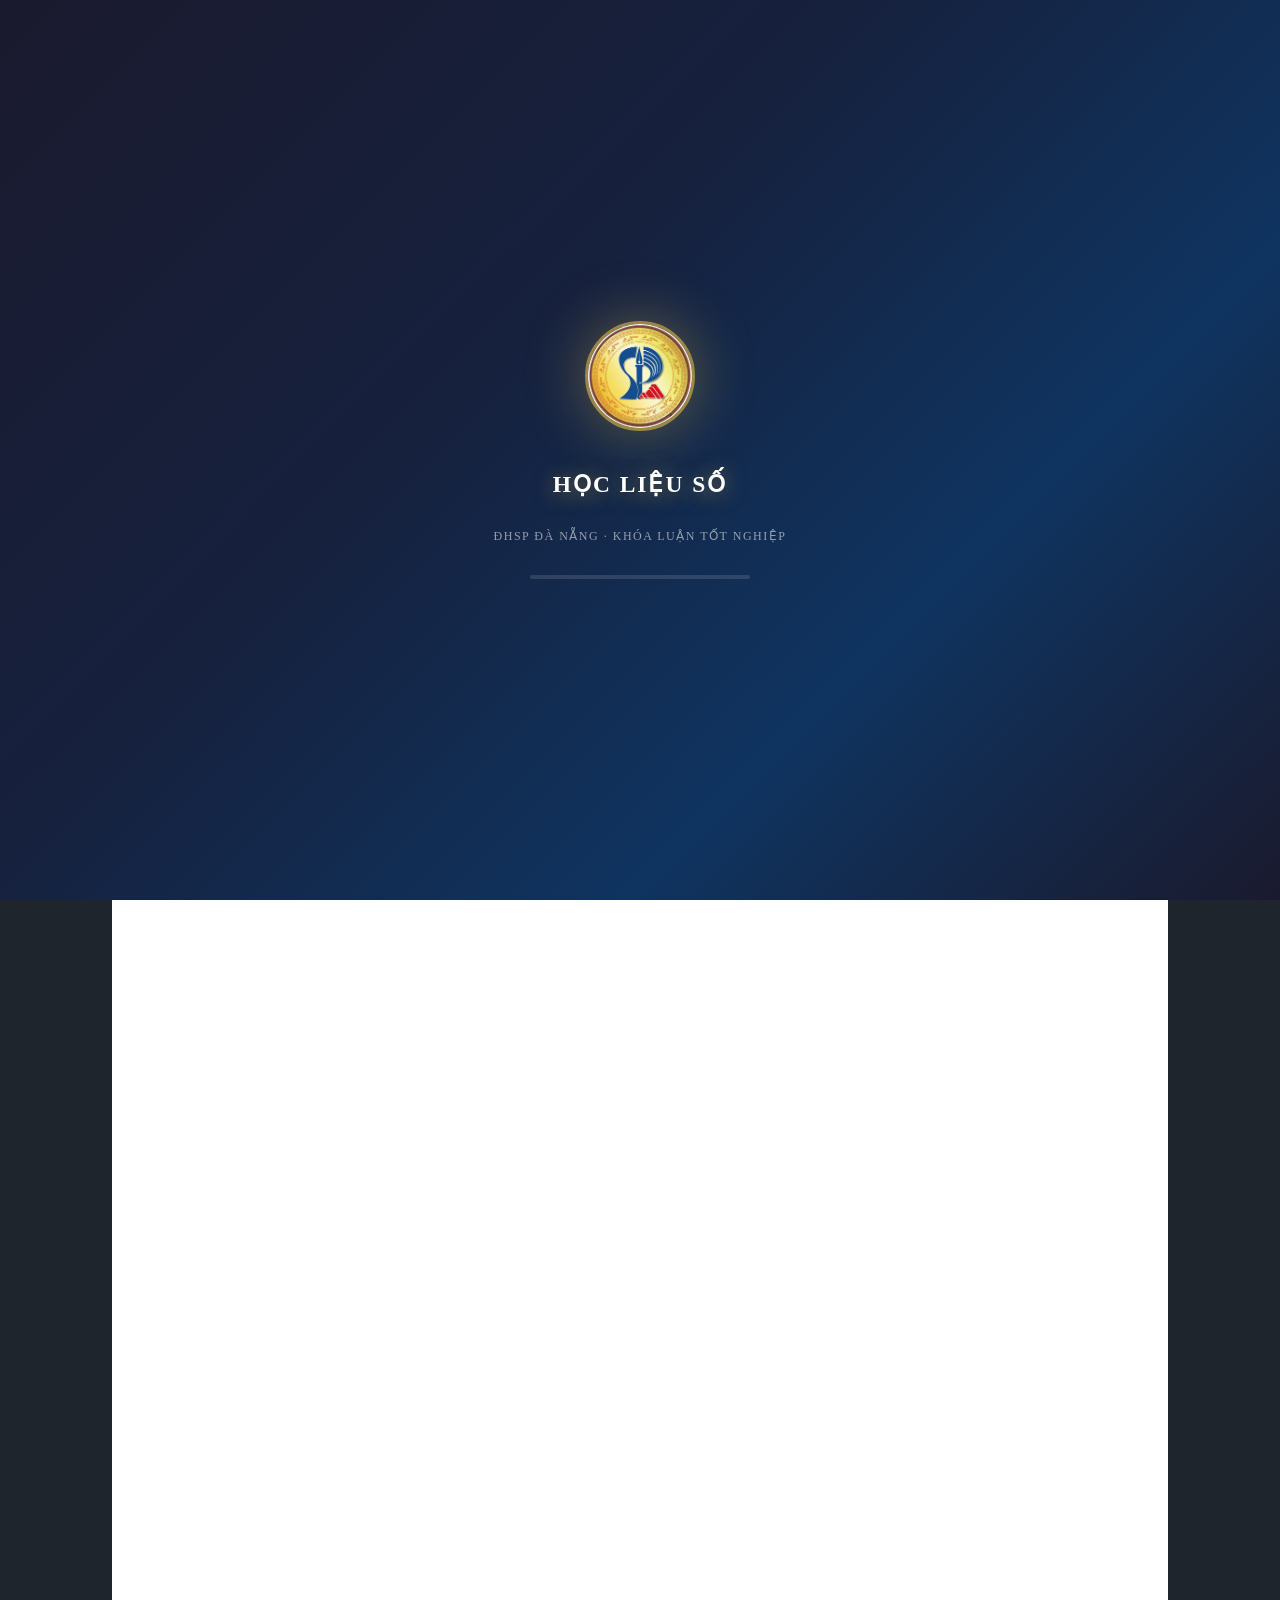
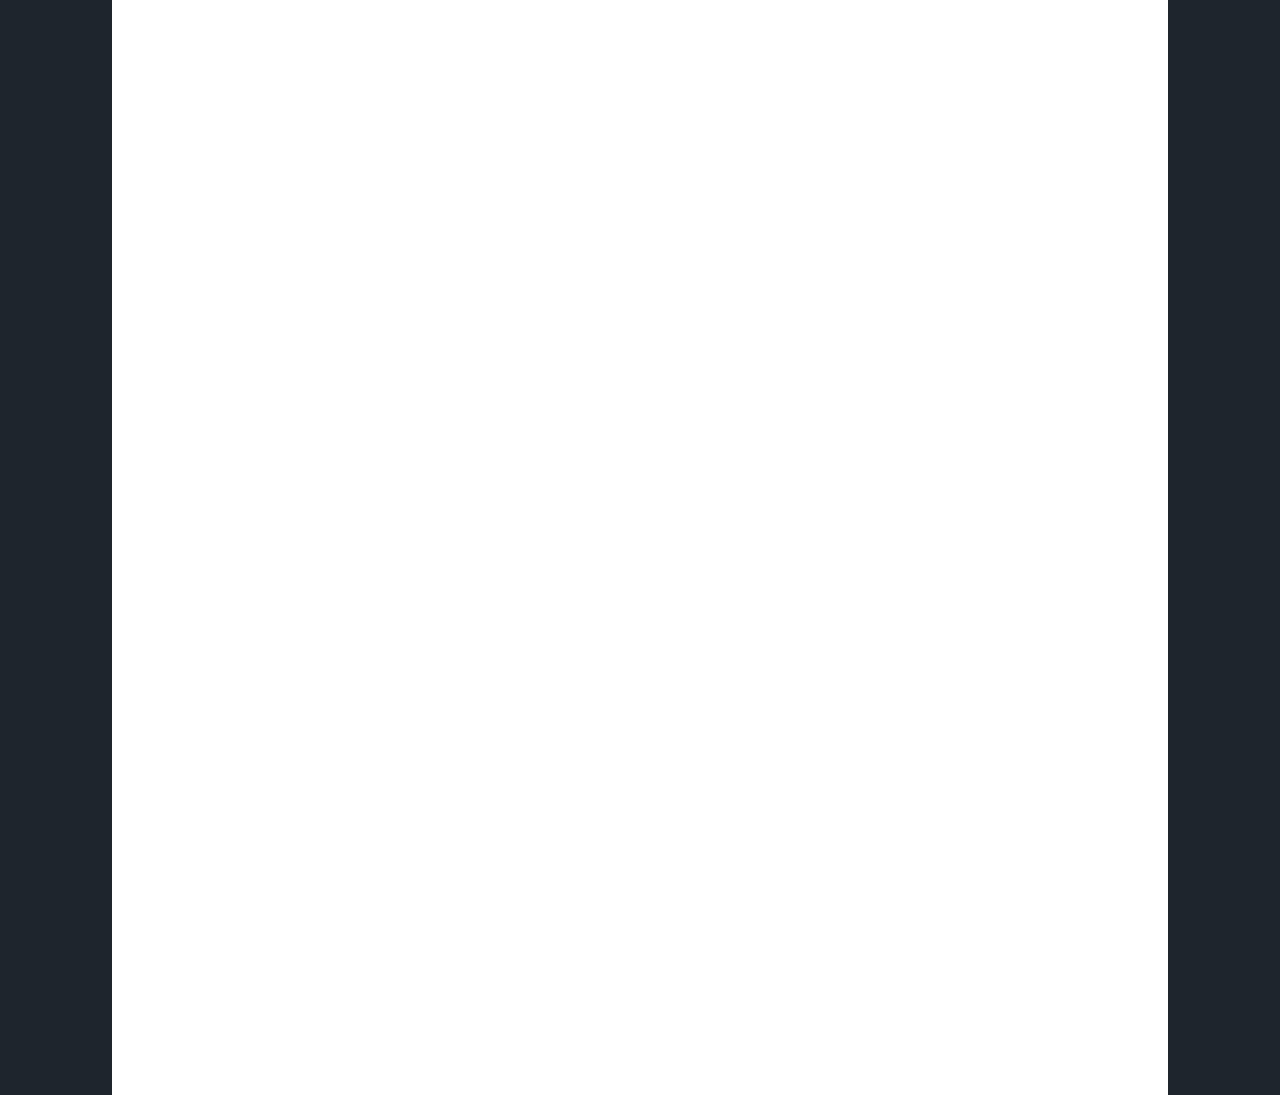
<file: index.html>
<!DOCTYPE html><html><head><meta charset="utf-8"><meta http-equiv="refresh" content="0;url=HOME/NEW/index.html"><title>Redirecting...</title></head><body>Redirecting to <a href="HOME/NEW/index.html">AR Science Lab HomePage</a>...</body></html>
</file>
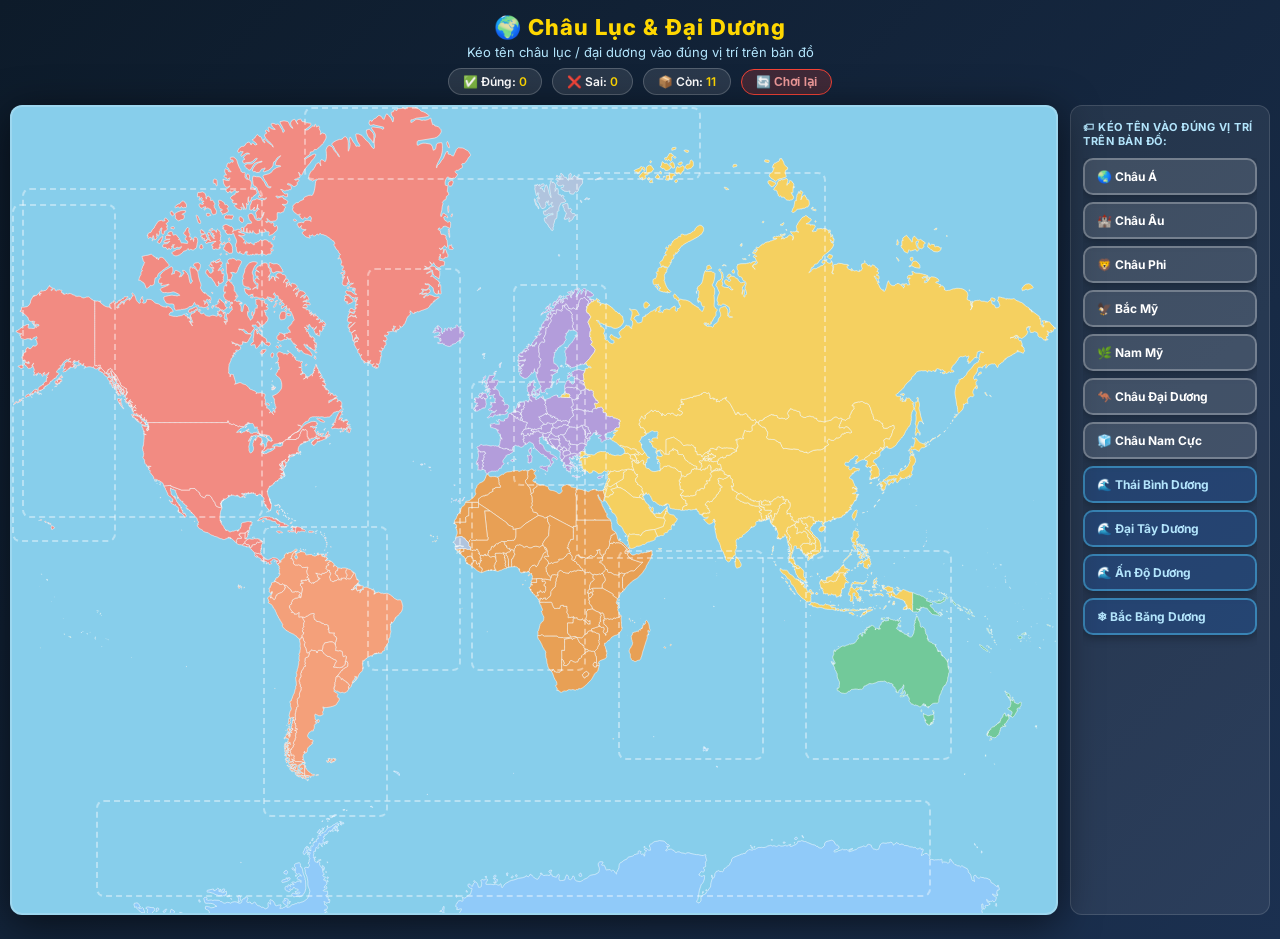
<file: AR3/index.html>
<!DOCTYPE html>
<html lang="vi">

<head>
    <meta charset="UTF-8">
    <meta name="viewport" content="width=device-width, initial-scale=1.0">
    <title>Bản đồ Châu Lục & Đại Dương – Kéo Thả</title>
    <link href="https://fonts.googleapis.com/css2?family=Inter:wght@400;600;700;800&display=swap" rel="stylesheet">
    <style>
        *,
        *::before,
        *::after {
            box-sizing: border-box;
            margin: 0;
            padding: 0;
        }

        body {
            font-family: 'Inter', sans-serif;
            background: linear-gradient(135deg, #0d1b2a, #1b3050);
            min-height: 100vh;
            color: #fff;
            user-select: none;
        }

        .header {
            text-align: center;
            padding: 14px 12px 8px;
        }

        .header h1 {
            font-size: 22px;
            font-weight: 800;
            color: #FFD700;
            letter-spacing: 1px;
        }

        .header p {
            font-size: 13px;
            color: #B3E5FC;
            margin-top: 4px;
        }

        .score-bar {
            display: flex;
            justify-content: center;
            align-items: center;
            gap: 10px;
            margin-bottom: 10px;
            flex-wrap: wrap;
            padding: 0 12px;
        }

        .score-pill {
            background: rgba(255, 255, 255, 0.1);
            border: 1px solid rgba(255, 255, 255, 0.2);
            border-radius: 20px;
            padding: 5px 14px;
            font-size: 12px;
            font-weight: 600;
        }

        .score-pill span {
            color: #FFD700;
        }

        #btnReset {
            background: rgba(244, 67, 54, 0.2);
            border: 1px solid #F44336;
            color: #EF9A9A;
            padding: 5px 14px;
            border-radius: 20px;
            cursor: pointer;
            font-size: 12px;
            font-weight: 600;
            transition: 0.2s;
        }

        #btnReset:hover {
            background: rgba(244, 67, 54, 0.45);
            color: #fff;
        }

        .game-area {
            display: flex;
            flex-direction: row;
            align-items: flex-start;
            gap: 12px;
            padding: 0 10px 24px;
        }

        /* ── REAL MAP ── */
        .map-wrapper {
            position: relative;
            flex: 1 1 0;
            min-width: 0;
            border-radius: 12px;
            border: 2px solid rgba(255, 255, 255, 0.18);
            overflow: hidden;
            box-shadow: 0 8px 40px rgba(0, 0, 0, 0.6);
        }

        /* The SVG map displayed via inline SVG recolored */
        #worldMap {
            display: block;
            width: 100%;
            height: auto;
        }

        #worldMap path {
            fill: #ccc;
            stroke: #fff;
            stroke-width: 0.5;
        }

        /* Color continents by group */
        .grp-na path {
            fill: #F28B82;
        }

        .grp-sa path {
            fill: #F49E8A;
        }

        .grp-eu path {
            fill: #B39DDB;
        }

        .grp-af path {
            fill: #E8A055;
        }

        .grp-as path {
            fill: #F5D060;
        }

        .grp-oc path {
            fill: #72C99A;
        }

        .grp-an path {
            fill: #90CAF9;
        }

        .grp-gl path {
            fill: #F48FB1;
        }

        /* Ocean background override */
        .map-wrapper {
            background: #87CEEB;
        }

        /* ── DROP ZONES ── */
        .drop-zone {
            position: absolute;
            display: flex;
            align-items: center;
            justify-content: center;
            border-radius: 8px;
            border: 2px dashed rgba(255, 255, 255, 0.4);
            font-size: 9px;
            font-weight: 600;
            color: rgba(255, 255, 255, 0.45);
            text-align: center;
            line-height: 1.2;
            transition: all 0.22s;
            pointer-events: all;
        }

        .drop-zone:hover {
            border-color: rgba(255, 255, 255, 0.7);
        }

        .drop-zone.over {
            border-color: #FFD700;
            background: rgba(255, 215, 0, 0.18);
            color: #FFD700;
        }

        /* Continent: zone box invisible — SVG paths glow instead */
        .drop-zone.correct {
            border: none;
            background: transparent;
            pointer-events: none;
        }

        /* Ocean: keep a subtle blue glow on the zone rectangle */
        .drop-zone.ocean-correct {
            border: 2px solid rgba(79, 195, 247, 0.7);
            background: rgba(79, 195, 247, 0.07);
            animation: oceanPulse 2s ease-in-out infinite;
            pointer-events: none;
        }

        /* Per-continent glow classes — color matches the continent fill */
        .glow-path {
            stroke-width: 3.5 !important;
            animation: strokeGlow var(--glow-color, #fff) 1.8s ease-in-out infinite !important;
        }

        /* North America – pink-red */
        .glow-na {
            stroke: #F28B82 !important;
            stroke-width: 3.5 !important;
            animation: glowNA 1.5s ease-in-out infinite alternate !important;
        }

        @keyframes glowNA {
            0% {
                stroke-width: 1.5;
            }

            100% {
                stroke-width: 4.5;
            }
        }

        /* South America – salmon */
        .glow-sa {
            stroke: #F4A07A !important;
            stroke-width: 3.5 !important;
            animation: glowSA 1.5s ease-in-out infinite alternate !important;
        }

        @keyframes glowSA {
            0% {
                stroke-width: 1.5;
            }

            100% {
                stroke-width: 4.5;
            }
        }

        /* Europe – purple */
        .glow-eu {
            stroke: #B39DDB !important;
            stroke-width: 3.5 !important;
            animation: glowEU 1.5s ease-in-out infinite alternate !important;
        }

        @keyframes glowEU {
            0% {
                stroke-width: 1.5;
            }

            100% {
                stroke-width: 4.5;
            }
        }

        /* Africa – orange */
        .glow-af {
            stroke: #E8A055 !important;
            stroke-width: 3.5 !important;
            animation: glowAF 1.5s ease-in-out infinite alternate !important;
        }

        @keyframes glowAF {
            0% {
                stroke-width: 1.5;
            }

            100% {
                stroke-width: 4.5;
            }
        }

        /* Asia – yellow */
        .glow-as {
            stroke: #F5D060 !important;
            stroke-width: 3.5 !important;
            animation: glowAS 1.5s ease-in-out infinite alternate !important;
        }

        @keyframes glowAS {
            0% {
                stroke-width: 1.5;
            }

            100% {
                stroke-width: 4.5;
            }
        }

        /* Oceania – green */
        .glow-oc {
            stroke: #72C99A !important;
            stroke-width: 3.5 !important;
            animation: glowOC 1.5s ease-in-out infinite alternate !important;
        }

        @keyframes glowOC {
            0% {
                stroke-width: 1.5;
            }

            100% {
                stroke-width: 4.5;
            }
        }

        /* Antarctica – light blue */
        .glow-an {
            stroke: #90CAF9 !important;
            stroke-width: 3.5 !important;
            animation: glowAN 1.5s ease-in-out infinite alternate !important;
        }

        @keyframes glowAN {
            0% {
                stroke-width: 1.5;
            }

            100% {
                stroke-width: 4.5;
            }
        }

        @keyframes oceanPulse {

            0%,
            100% {
                box-shadow: 0 0 8px 3px rgba(79, 195, 247, 0.3);
                border-color: rgba(79, 195, 247, 0.7);
            }

            50% {
                box-shadow: 0 0 22px 8px rgba(79, 195, 247, 0.6);
                border-color: rgba(150, 230, 255, 1);
            }
        }

        .drop-zone.wrong {
            animation: shake 0.4s ease;
            border-color: #F44336;
        }

        @keyframes popIn {
            0% {
                transform: scale(0.95);
            }

            60% {
                transform: scale(1.03);
            }

            100% {
                transform: scale(1);
            }
        }

        @keyframes shake {

            0%,
            100% {
                transform: translateX(0);
            }

            25% {
                transform: translateX(-7px);
            }

            75% {
                transform: translateX(7px);
            }
        }

        @keyframes shake {

            0%,
            100% {
                transform: translateX(0);
            }

            25% {
                transform: translateX(-7px);
            }

            75% {
                transform: translateX(7px);
            }
        }

        .dz-label {
            display: none;
            flex-direction: column;
            align-items: center;
            padding: 4px 10px;
            line-height: 1.3;
            background: rgba(0, 0, 0, 0.55);
            border-radius: 8px;
            backdrop-filter: blur(4px);
            pointer-events: none;
        }

        .dz-label .name {
            font-size: 11px;
            font-weight: 800;
            color: #fff;
            text-shadow: 0 1px 3px rgba(0, 0, 0, 0.8);
        }

        .dz-label .type {
            font-size: 8px;
            color: #B3E5FC;
        }

        /* ── PIECES PANEL (right side) ── */
        .pieces-box {
            width: 200px;
            flex-shrink: 0;
            align-self: stretch;
            background: rgba(255, 255, 255, 0.07);
            border: 1px solid rgba(255, 255, 255, 0.13);
            border-radius: 12px;
            padding: 14px 12px;
            display: flex;
            flex-direction: column;
        }

        .pieces-box h3 {
            font-size: 11px;
            color: #B3E5FC;
            margin-bottom: 10px;
            text-transform: uppercase;
            letter-spacing: 0.5px;
        }

        .pieces-row {
            display: flex;
            flex-direction: column;
            gap: 7px;
            flex: 1;
            overflow-y: auto;
        }

        .piece {
            display: flex;
            align-items: center;
            gap: 5px;
            padding: 9px 12px;
            border-radius: 10px;
            font-size: 12px;
            font-weight: 700;
            cursor: grab;
            transition: all 0.2s;
            box-shadow: 0 3px 10px rgba(0, 0, 0, 0.3);
            width: 100%;
        }

        .piece:hover {
            transform: translateY(-3px);
            box-shadow: 0 7px 18px rgba(0, 0, 0, 0.4);
        }

        .piece.dragging {
            opacity: 0.35;
            transform: scale(0.9);
        }

        .piece.placed {
            opacity: 0.25;
            pointer-events: none;
            text-decoration: line-through;
        }

        .piece[data-type="continent"] {
            background: rgba(255, 255, 255, 0.12);
            border: 2px solid rgba(255, 255, 255, 0.28);
            color: #fff;
        }

        .piece[data-type="ocean"] {
            background: rgba(30, 100, 200, 0.25);
            border: 2px solid rgba(79, 195, 247, 0.5);
            color: #B3E5FC;
        }

        /* ── Complete Banner ── */
        #completeBanner {
            display: none;
            position: fixed;
            inset: 0;
            background: rgba(0, 0, 0, 0.75);
            backdrop-filter: blur(6px);
            z-index: 50;
            justify-content: center;
            align-items: center;
        }

        #completeBanner.show {
            display: flex;
        }

        .banner-box {
            background: linear-gradient(135deg, rgba(10, 25, 55, 0.98), rgba(20, 40, 80, 0.98));
            border: 2px solid #FFD700;
            border-radius: 20px;
            padding: 32px 44px;
            text-align: center;
        }

        .banner-box h2 {
            font-size: 30px;
            color: #FFD700;
            margin-bottom: 8px;
        }

        .banner-box p {
            font-size: 14px;
            color: #B3E5FC;
            margin-bottom: 22px;
        }

        .banner-box button {
            background: #FFD700;
            color: #000;
            border: none;
            padding: 11px 26px;
            border-radius: 9px;
            font-size: 15px;
            font-weight: bold;
            cursor: pointer;
        }

        .banner-box button:hover {
            background: #fff;
        }

        /* ── Toast ── */
        #toast {
            position: fixed;
            bottom: 20px;
            left: 50%;
            transform: translateX(-50%);
            background: rgba(10, 25, 55, 0.95);
            border: 1px solid rgba(255, 255, 255, 0.2);
            border-radius: 10px;
            padding: 9px 18px;
            font-size: 14px;
            font-weight: 600;
            z-index: 100;
            display: none;
            white-space: nowrap;
        }

        #toast.success {
            border-color: #4CAF50;
            color: #81C784;
        }

        #toast.error {
            border-color: #F44336;
            color: #EF9A9A;
        }

        .fact-box {
            display: none;
        }
    </style>
</head>

<body>

    <div class="header">
        <h1>🌍 Châu Lục & Đại Dương</h1>
        <p>Kéo tên châu lục / đại dương vào đúng vị trí trên bản đồ</p>
    </div>

    <div class="score-bar">
        <div class="score-pill">✅ Đúng: <span id="scoreCorrect">0</span></div>
        <div class="score-pill">❌ Sai: <span id="scoreWrong">0</span></div>
        <div class="score-pill">📦 Còn: <span id="scoreLeft">11</span></div>
        <button id="btnReset">🔄 Chơi lại</button>
    </div>

    <div class="game-area">

        <!-- WORLD MAP WRAPPER -->
        <div class="map-wrapper" id="mapWrapper">

            <!-- Inline SVG loaded via JS below -->
            <div id="svgContainer"></div>

            <!-- ── DROP ZONES  ──
             Positions in % (left, top, width, height) of the map container
             Tuned for the amcharts Mercator projection:
             leftLongitude="-169" topLatitude="83.6" rightLongitude="190" bottomLatitude="-58.5"
             Total lon-span = 359.6°, lat-span = 142.1°
        -->

            <!-- Bắc Mỹ: lon -165 to -50, lat 15 to 75 -->
            <div class="drop-zone" data-id="bac-my" style="left:1%;top:10%;width:23%;height:41%">
                <div class="dz-label"><span class="name">🦅 Bắc Mỹ</span><span class="type">Châu lục</span></div>
            </div>

            <!-- Nam Mỹ: lon -82 to -34, lat -55 to 12 -->
            <div class="drop-zone" data-id="nam-my" style="left:24%;top:52%;width:12%;height:36%">
                <div class="dz-label"><span class="name">🌿 Nam Mỹ</span><span class="type">Châu lục</span></div>
            </div>

            <!-- Châu Âu: lon -10 to 40, lat 35 to 72 -->
            <div class="drop-zone" data-id="chau-au" style="left:48%;top:22%;width:9%;height:25%">
                <div class="dz-label"><span class="name">🏰 Châu Âu</span><span class="type">Châu lục</span></div>
            </div>

            <!-- Châu Phi: lon -18 to 52, lat -35 to 37 -->
            <div class="drop-zone" data-id="chau-phi" style="left:44%;top:34%;width:11%;height:36%">
                <div class="dz-label"><span class="name">🦁 Châu Phi</span><span class="type">Châu lục</span></div>
            </div>

            <!-- Châu Á: lon 24 to 155, lat 10 to 78 -->
            <div class="drop-zone" data-id="chau-a" style="left:54%;top:8%;width:24%;height:48%">
                <div class="dz-label"><span class="name">🌏 Châu Á</span><span class="type">Châu lục</span></div>
            </div>

            <!-- Châu Đại Dương: lon 110 to 180, lat -50 to 5 -->
            <div class="drop-zone" data-id="chau-dai-duong" style="left:76%;top:55%;width:14%;height:26%">
                <div class="dz-label"><span class="name">🦘 Châu Đại Dương</span><span class="type">Châu lục</span>
                </div>
            </div>

            <!-- Châu Nam Cực: lon -180 to 180, lat -90 to -60 -->
            <div class="drop-zone" data-id="chau-nam-cuc" style="left:8%;top:86%;width:80%;height:12%">
                <div class="dz-label"><span class="name">🧊 Châu Nam Cực</span><span class="type">Châu lục</span></div>
            </div>

            <!-- Thái Bình Dương (tây): lon -180 to -90, lat -10 to 60 -->
            <div class="drop-zone" data-id="thai-binh-duong" style="left:0%;top:12%;width:10%;height:42%">
                <div class="dz-label"><span class="name">🌊 Thái Bình<br>Dương</span><span class="type">Đại dương</span>
                </div>
            </div>

            <!-- Đại Tây Dương: lon -50 to -8, lat -50 to 65 -->
            <div class="drop-zone" data-id="dai-tay-duong" style="left:34%;top:20%;width:9%;height:50%">
                <div class="dz-label"><span class="name">🌊 Đại Tây<br>Dương</span><span class="type">Đại dương</span>
                </div>
            </div>

            <!-- Ấn Độ Dương: lon 40 to 110, lat -60 to 25 -->
            <div class="drop-zone" data-id="an-do-duong" style="left:58%;top:55%;width:14%;height:26%">
                <div class="dz-label"><span class="name">🌊 Ấn Độ Dương</span><span class="type">Đại dương</span></div>
            </div>

            <!-- Bắc Băng Dương: lon -180 to 180, lat 66 to 90 -->
            <div class="drop-zone" data-id="bac-bang-duong" style="left:28%;top:0%;width:38%;height:9%">
                <div class="dz-label"><span class="name">❄ Bắc Băng Dương</span><span class="type">Đại dương</span>
                </div>
            </div>

        </div><!-- END MAP WRAPPER -->

        <!-- DRAGGABLE PIECES -->
        <div class="pieces-box">
            <h3>🏷 Kéo tên vào đúng vị trí trên bản đồ:</h3>
            <div class="pieces-row" id="piecesRow">
                <div class="piece" data-type="continent" data-id="chau-a" draggable="true">🌏 Châu Á</div>
                <div class="piece" data-type="continent" data-id="chau-au" draggable="true">🏰 Châu Âu</div>
                <div class="piece" data-type="continent" data-id="chau-phi" draggable="true">🦁 Châu Phi</div>
                <div class="piece" data-type="continent" data-id="bac-my" draggable="true">🦅 Bắc Mỹ</div>
                <div class="piece" data-type="continent" data-id="nam-my" draggable="true">🌿 Nam Mỹ</div>
                <div class="piece" data-type="continent" data-id="chau-dai-duong" draggable="true">🦘 Châu Đại Dương
                </div>
                <div class="piece" data-type="continent" data-id="chau-nam-cuc" draggable="true">🧊 Châu Nam Cực</div>
                <div class="piece" data-type="ocean" data-id="thai-binh-duong" draggable="true">🌊 Thái Bình Dương</div>
                <div class="piece" data-type="ocean" data-id="dai-tay-duong" draggable="true">🌊 Đại Tây Dương</div>
                <div class="piece" data-type="ocean" data-id="an-do-duong" draggable="true">🌊 Ấn Độ Dương</div>
                <div class="piece" data-type="ocean" data-id="bac-bang-duong" draggable="true">❄ Bắc Băng Dương</div>
            </div>
        </div>

        <div class="fact-box">
            💡 Trái Đất có <b>6 châu lục</b> và <b>4 đại dương.</b>
            Châu Á là lớn nhất • Thái Bình Dương là đại dương lớn nhất •
            <b>Việt Nam</b> thuộc Châu Á, giáp Biển Đông (Thái Bình Dương).
        </div>
    </div>

    <div id="completeBanner">
        <div class="banner-box">
            <h2>🎉 Xuất sắc!</h2>
            <p id="bannerMsg">Hoàn thành bản đồ!</p>
            <button onclick="resetGame()">🔄 Chơi lại</button>
        </div>
    </div>

    <div id="toast"></div>

    <script>
        // ── Load the real SVG map and color continents ─────────────
        const CONTINENT_COLORS = {
            // North America (pink-red)
            na: { ids: ['US', 'CA', 'MX', 'GL', 'BZ', 'GT', 'HN', 'SV', 'NI', 'CR', 'PA', 'CU', 'JM', 'HT', 'DO', 'PR', 'TT', 'BS', 'BB', 'LC', 'VC', 'GD', 'AG', 'DM', 'KN', 'AI', 'MS', 'VG', 'VI', 'AW', 'CW', 'BQ', 'KY', 'TC', 'BM', 'PM', 'MF', 'BL', 'GP', 'MQ', 'GU', 'MP'], fill: '#F28B82' },
            // South America (salmon)
            sa: { ids: ['BR', 'CO', 'VE', 'GY', 'SR', 'EC', 'PE', 'BO', 'PY', 'UY', 'AR', 'CL', 'FK', 'GF'], fill: '#F4A07A' },
            // Europe (purple)
            eu: { ids: ['NO', 'SE', 'FI', 'IS', 'GB', 'IE', 'FR', 'BE', 'NL', 'LU', 'DE', 'CH', 'AT', 'PT', 'ES', 'IT', 'GR', 'DK', 'PL', 'CZ', 'SK', 'HU', 'RO', 'BG', 'HR', 'BA', 'RS', 'ME', 'AL', 'MK', 'SI', 'LT', 'LV', 'EE', 'BY', 'UA', 'MD', 'AD', 'LI', 'SM', 'VA', 'MC', 'MT', 'CY', 'XK'], fill: '#B39DDB' },
            // Africa (orange)
            af: { ids: ['DZ', 'EG', 'LY', 'MA', 'TN', 'EH', 'MR', 'ML', 'NE', 'TD', 'SD', 'ER', 'ET', 'DJ', 'SO', 'MG', 'KE', 'UG', 'RW', 'BI', 'TZ', 'MW', 'MZ', 'ZM', 'ZW', 'BW', 'NA', 'ZA', 'LS', 'SZ', 'AO', 'CD', 'CG', 'CF', 'GN', 'GW', 'SL', 'LR', 'CI', 'GH', 'BF', 'BJ', 'TG', 'NG', 'CM', 'GA', 'GQ', 'ST', 'CV', 'KM', 'SC', 'MU', 'RE', 'YT', 'SS', 'SH'], fill: '#E8A055' },
            // Asia (yellow)
            as: { ids: ['RU', 'CN', 'JP', 'KR', 'KP', 'MN', 'IN', 'PK', 'AF', 'IR', 'IQ', 'SA', 'YE', 'OM', 'AE', 'QA', 'KW', 'BH', 'JO', 'SY', 'LB', 'IL', 'PS', 'KZ', 'UZ', 'TM', 'TJ', 'KG', 'BD', 'LK', 'MM', 'TH', 'LA', 'VN', 'KH', 'MY', 'SG', 'ID', 'PH', 'TW', 'HK', 'MO', 'NP', 'BT', 'BN', 'TL', 'TR', 'GE', 'AM', 'AZ'], fill: '#F5D060' },
            // Oceania (green)
            oc: { ids: ['AU', 'NZ', 'PG', 'FJ', 'SB', 'VU', 'WS', 'TO', 'FM', 'PW', 'MH', 'KI', 'NR', 'TV', 'CK', 'NU', 'PF', 'NC'], fill: '#72C99A' },
            // Antarctica
            an: { ids: ['AQ', 'TF', 'GS', 'BV', 'HM'], fill: '#90CAF9' }
        };

        // Build lookup: country code → fill color
        const countryFill = {};
        Object.values(CONTINENT_COLORS).forEach(group => {
            group.ids.forEach(id => { countryFill[id] = group.fill; });
        });

        // Fetch and inline the SVG
        fetch('worldHigh.svg')
            .then(r => r.text())
            .then(svgText => {
                const container = document.getElementById('svgContainer');
                container.innerHTML = svgText;
                const svg = container.querySelector('svg');
                if (!svg) return;
                svg.id = 'worldMap';
                // Set viewBox so the SVG scales properly (amcharts coordinate space)
                svg.setAttribute('viewBox', '0 0 1010 780');
                svg.setAttribute('preserveAspectRatio', 'xMidYMid meet');
                svg.style.display = 'block';
                svg.style.width = '100%';
                svg.style.height = 'auto';

                // Color each country path
                svg.querySelectorAll('path[id]').forEach(path => {
                    const id = path.getAttribute('id');
                    const fill = countryFill[id];
                    if (fill) {
                        path.style.fill = fill;
                    } else {
                        path.style.fill = '#B0C4DE'; // unassigned countries (light blue-gray)
                    }
                    path.style.stroke = '#fff';
                    path.style.strokeWidth = '0.5';
                });
            })
            .catch(() => {
                // Fallback: show simple colored map if SVG can't be loaded
                document.getElementById('svgContainer').innerHTML =
                    '<div style="background:#87CEEB;height:500px;display:flex;align-items:center;justify-content:center;color:#333;font-size:16px">Không tải được bản đồ. Hãy đảm bảo file worldHigh.svg nằm cùng thư mục.</div>';
            });

        // ── GAME LOGIC ──────────────────────────────────────────────
        const TOTAL = 11;
        let scoreCorrect = 0, scoreWrong = 0, dragId = null;

        // Desktop drag
        document.querySelectorAll('.piece').forEach(piece => {
            piece.addEventListener('dragstart', e => {
                dragId = piece.dataset.id;
                piece.classList.add('dragging');
                e.dataTransfer.effectAllowed = 'move';
            });
            piece.addEventListener('dragend', () => piece.classList.remove('dragging'));
        });

        document.querySelectorAll('.drop-zone').forEach(zone => {
            zone.addEventListener('dragover', e => { e.preventDefault(); zone.classList.add('over'); });
            zone.addEventListener('dragleave', () => zone.classList.remove('over'));
            zone.addEventListener('drop', e => { e.preventDefault(); zone.classList.remove('over'); handleDrop(zone); });
        });

        // Touch support
        let activePiece = null, touchClone = null;

        document.querySelectorAll('.piece').forEach(piece => {
            piece.addEventListener('touchstart', e => {
                if (piece.classList.contains('placed')) return;
                activePiece = piece;
                dragId = piece.dataset.id;
                const r = piece.getBoundingClientRect();
                touchClone = piece.cloneNode(true);
                Object.assign(touchClone.style, {
                    position: 'fixed', zIndex: 999, opacity: 0.9,
                    pointerEvents: 'none', left: r.left + 'px', top: r.top + 'px', transform: 'scale(1.06)'
                });
                document.body.appendChild(touchClone);
            }, { passive: true });

            piece.addEventListener('touchmove', e => {
                if (!touchClone) return;
                e.preventDefault();
                const t = e.touches[0];
                touchClone.style.left = (t.clientX - 45) + 'px';
                touchClone.style.top = (t.clientY - 18) + 'px';
                document.querySelectorAll('.drop-zone').forEach(z => z.classList.remove('over'));
                const el = document.elementFromPoint(t.clientX, t.clientY);
                if (el && el.classList.contains('drop-zone')) el.classList.add('over');
            }, { passive: false });

            piece.addEventListener('touchend', e => {
                if (touchClone) { touchClone.remove(); touchClone = null; }
                document.querySelectorAll('.drop-zone').forEach(z => z.classList.remove('over'));
                const t = e.changedTouches[0];
                const el = document.elementFromPoint(t.clientX, t.clientY);
                if (el && el.classList.contains('drop-zone')) handleDrop(el);
                activePiece = null;
            });
        });

        // Map drop-zone ID → continent group key in CONTINENT_COLORS
        const ZONE_TO_GROUP = {
            'chau-a': 'as',
            'chau-au': 'eu',
            'chau-phi': 'af',
            'bac-my': 'na',
            'nam-my': 'sa',
            'chau-dai-duong': 'oc',
            'chau-nam-cuc': 'an'
            // oceans have no SVG paths — handled by zone class
        };

        // Add glowing stroke to all country paths of a continent (color-matched)
        function highlightContinent(zoneId) {
            const group = ZONE_TO_GROUP[zoneId];
            if (!group) return; // ocean — no paths to highlight
            const ids = CONTINENT_COLORS[group].ids;
            const svg = document.getElementById('worldMap');
            if (!svg) return;
            ids.forEach(id => {
                const path = svg.querySelector(`[id="${id}"]`);
                if (path) path.classList.add('glow-' + group); // e.g. glow-as, glow-eu
            });
        }

        // Remove all glow paths (for reset)
        function clearContinentGlow() {
            ['na', 'sa', 'eu', 'af', 'as', 'oc', 'an'].forEach(g => {
                document.querySelectorAll('.glow-' + g).forEach(p => p.classList.remove('glow-' + g));
            });
        }

        function handleDrop(zone) {
            if (!dragId || zone.classList.contains('correct')) return;
            const zoneId = zone.dataset.id;

            if (dragId === zoneId) {
                zone.classList.add('correct');
                // Oceans: keep glowing zone border; Continents: highlight SVG paths
                if (ZONE_TO_GROUP[zoneId]) {
                    highlightContinent(zoneId);
                } else {
                    zone.classList.add('ocean-correct');
                }
                zone.querySelector('.dz-label').style.display = 'flex';
                document.querySelector(`.piece[data-id="${dragId}"]`)?.classList.add('placed');
                scoreCorrect++;
                updateScore();
                showToast('✅ Chính xác!', 'success');
                if (scoreCorrect === TOTAL) {
                    setTimeout(() => {
                        document.getElementById('bannerMsg').textContent =
                            `Đúng ${scoreCorrect}/${TOTAL} – Sai ${scoreWrong} lần!`;
                        document.getElementById('completeBanner').classList.add('show');
                    }, 500);
                }
            } else {
                zone.classList.add('wrong');
                setTimeout(() => zone.classList.remove('wrong'), 500);
                scoreWrong++;
                updateScore();
                showToast('❌ Sai vị trí! Thử lại nhé.', 'error');
            }
            dragId = null;
        }

        function updateScore() {
            document.getElementById('scoreCorrect').textContent = scoreCorrect;
            document.getElementById('scoreWrong').textContent = scoreWrong;
            document.getElementById('scoreLeft').textContent = TOTAL - scoreCorrect;
        }

        function showToast(msg, type) {
            const t = document.getElementById('toast');
            t.textContent = msg; t.className = type; t.style.display = 'block';
            clearTimeout(t._t);
            t._t = setTimeout(() => t.style.display = 'none', 2000);
        }

        function resetGame() {
            scoreCorrect = 0; scoreWrong = 0; dragId = null;
            updateScore();
            clearContinentGlow();
            document.getElementById('completeBanner').classList.remove('show');
            document.querySelectorAll('.drop-zone').forEach(z => {
                z.className = 'drop-zone';
                z.querySelector('.dz-label').style.display = 'none';
            });
            document.querySelectorAll('.piece').forEach(p => p.classList.remove('placed'));
        }

        document.getElementById('btnReset').addEventListener('click', resetGame);
    </script>
</body>

</html>
</file>
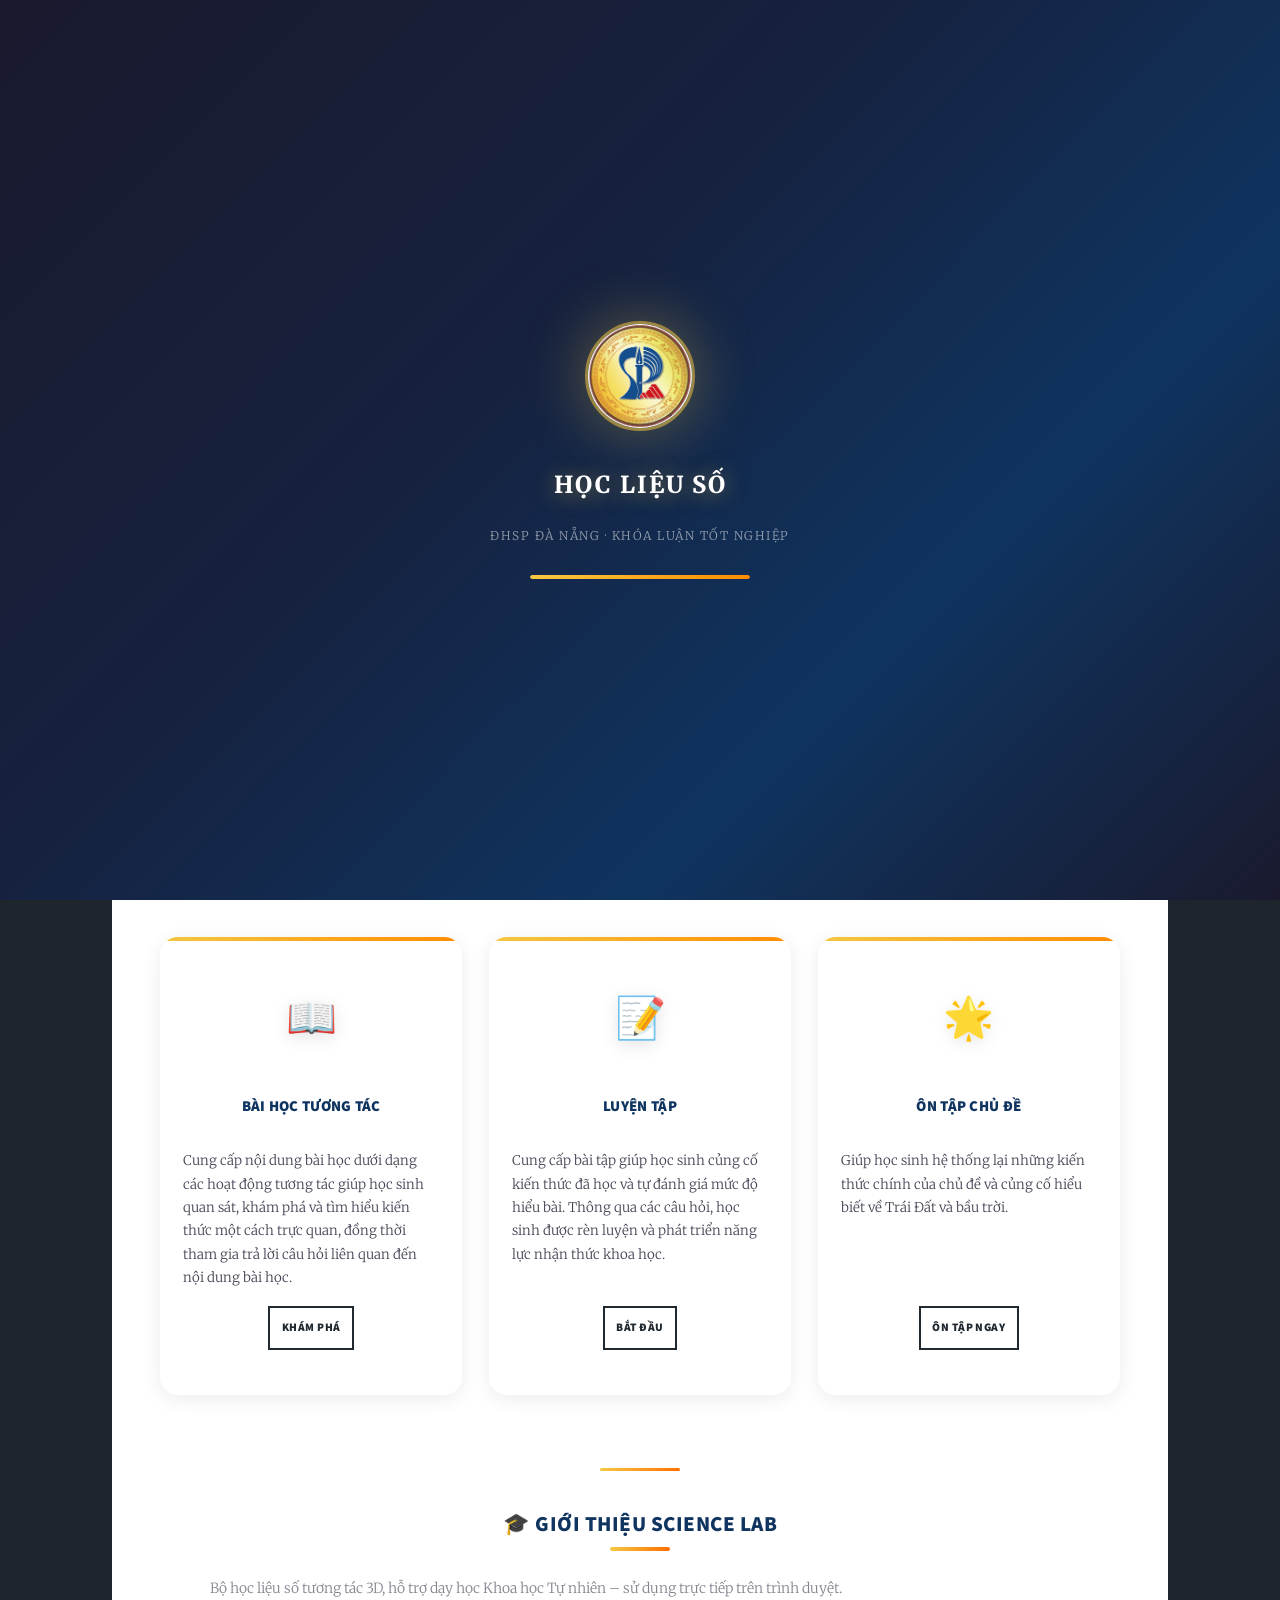
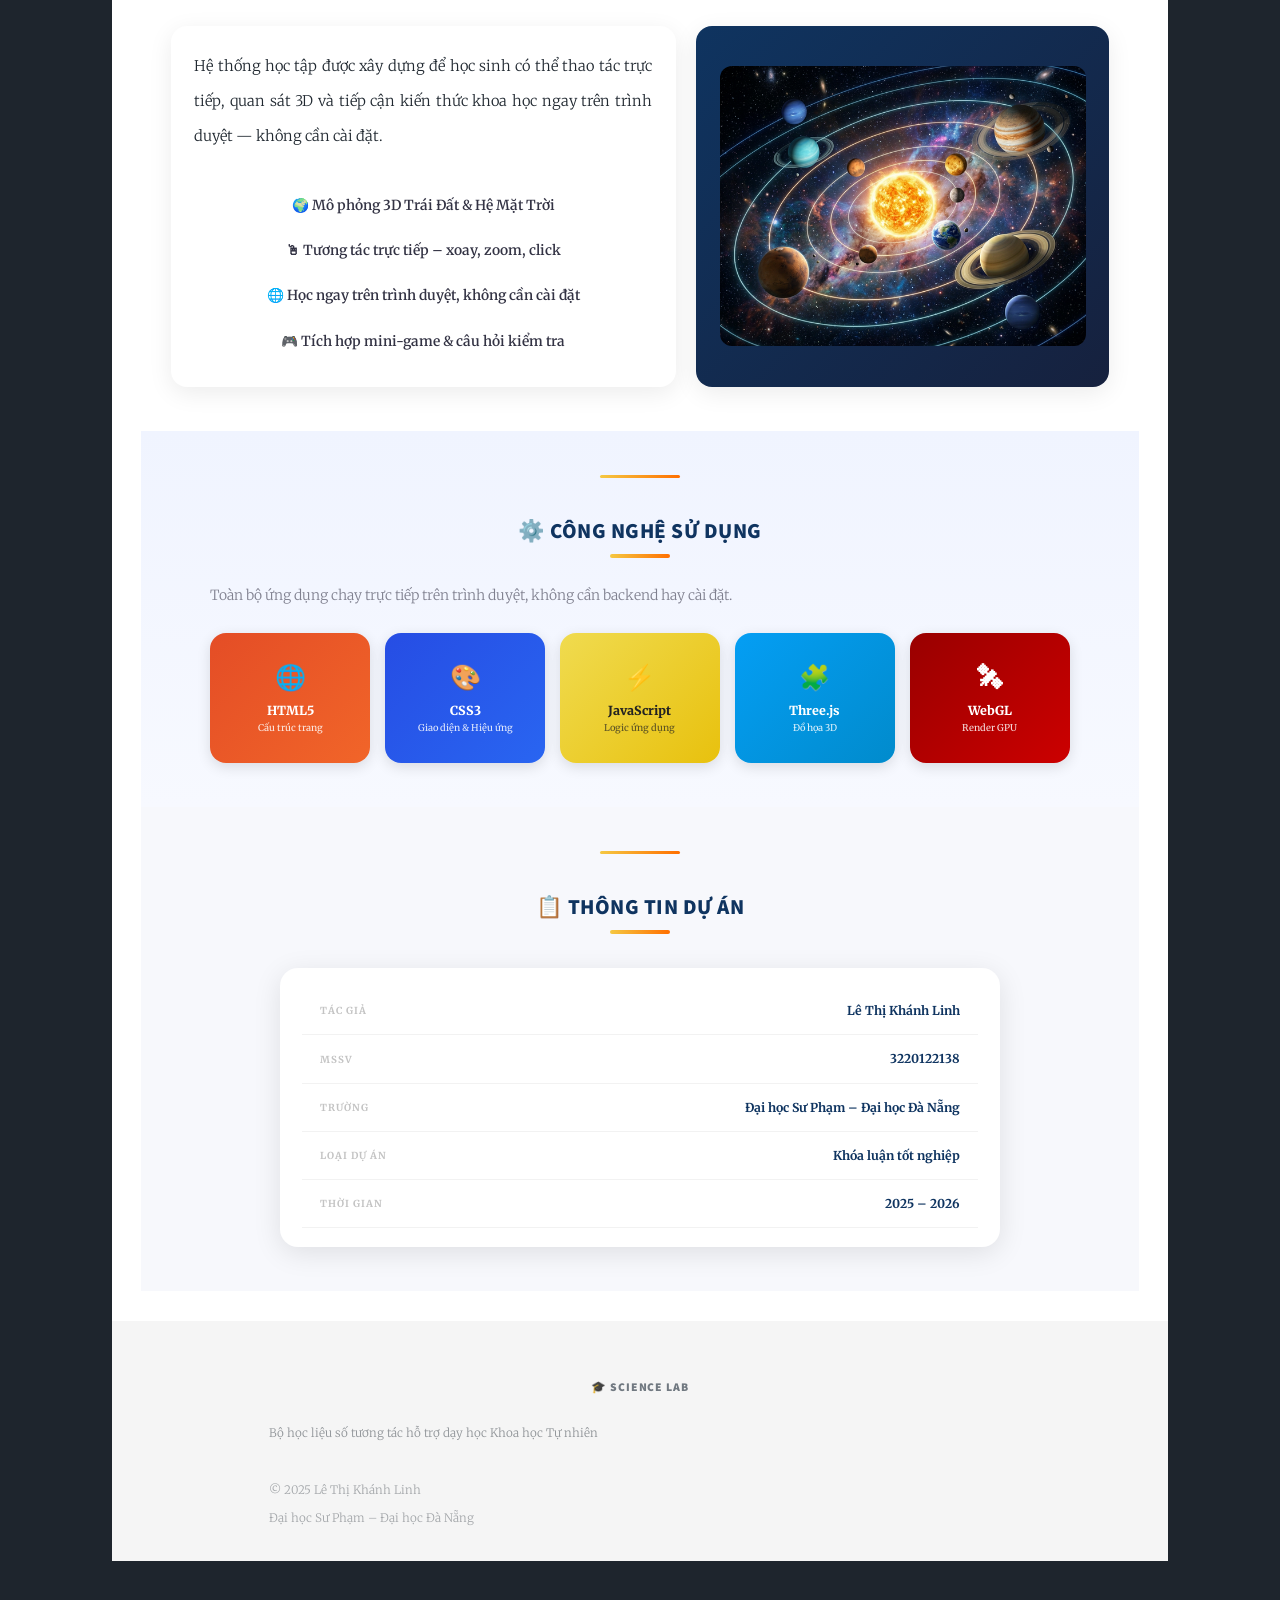
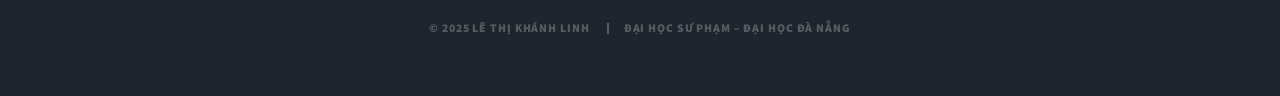
<file: HOME/NEW/index.html>
<!DOCTYPE HTML>
<!--
	Massively by HTML5 UP
	html5up.net | @ajlkn
	Free for personal and commercial use under the CCA 3.0 license (html5up.net/license)
	Content adapted for: AR Science Lab – ĐHSP Đà Nẵng
-->
<html lang="vi">

<head>
	<title>Học Liệu Số – Science Lab · ĐHSP Đà Nẵng</title>
	<meta charset="utf-8" />
	<meta name="viewport" content="width=device-width, initial-scale=1, user-scalable=no" />
	<meta name="description"
		content="Bộ học liệu số tương tác 3D & hỗ trợ dạy học Khoa Học Tự Nhiên – Đại học Sư Phạm, Đại học Đà Nẵng.">
	<link rel="stylesheet" href="assets/css/main.css" />
	<noscript>
		<link rel="stylesheet" href="assets/css/noscript.css" />
	</noscript>
	<style>
		/* ── Logo trong Intro ── */
		#intro .logo-wrap {
			margin: 0 auto 1.5rem;
			width: 130px;
			height: 130px;
			border-radius: 50%;
			overflow: hidden;
			border: 3px solid rgba(255, 255, 255, 0.35);
			box-shadow: 0 0 40px rgba(180, 130, 20, 0.5), 0 0 0 6px rgba(255, 255, 255, 0.06);
			animation: pulse-logo 3s ease-in-out infinite alternate;
		}

		#intro .logo-wrap img {
			width: 100%;
			height: 100%;
			object-fit: cover;
			display: block;
		}

		@keyframes pulse-logo {
			from {
				box-shadow: 0 0 30px rgba(180, 130, 20, 0.4), 0 0 0 6px rgba(255, 255, 255, 0.05);
			}

			to {
				box-shadow: 0 0 60px rgba(180, 130, 20, 0.7), 0 0 0 6px rgba(255, 255, 255, 0.10);
			}
		}

		/* New section layout blocks on Trang chu */
		/* Full-width section wrappers với nền xen kẽ */
		.home-section-wrap {
			width: 100%;
			padding: 3em 2em;
			position: relative;
		}

		.home-section-wrap::before {
			content: '';
			display: block;
			width: 80px;
			height: 3px;
			background: linear-gradient(90deg, #f5c842, #ff6f00);
			border-radius: 99px;
			margin: 0 auto 2.6em;
		}

		.home-section-wrap:first-child::before {
			display: none;
		}

		.home-section-wrap.bg-white {
			background: #ffffff;
		}

		.home-section-wrap.bg-light {
			background: #f7f8fc;
		}

		.home-section-wrap.bg-soft {
			background: linear-gradient(180deg, #f0f4ff 0%, #f7f9ff 100%);
		}

		.home-section {
			max-width: 1000px;
			margin: 0 auto;
		}

		.home-section-header {
			text-align: center;
			margin-bottom: 1.4em;
		}

		.home-section-header h2 {
			margin-bottom: .35em;
			font-size: 1.5em;
		}

		.home-section-header p {
			opacity: .72;
			margin: 0;
		}

		.topic-card .topic-btn-wrap {
			margin-top: auto;
			padding-top: 1.1em;
		}

		.topic-card {
			display: flex !important;
			flex-direction: column !important;
		}

		.topic-card .topic-btn-wrap .button {
			display: inline-block;
			font-size: .78em;
			padding: 0 1.2em;
		}

		.intro-grid {
			display: grid;
			grid-template-columns: 1.1fr .9fr;
			gap: 1.4em;
			align-items: stretch;
		}

		.intro-card {
			background: #fff;
			border-radius: 16px;
			box-shadow: 0 6px 24px rgba(0, 0, 0, .08);
			padding: 1.6em;
		}

		.intro-feature-list {
			list-style: none;
			margin: 1em 0 0;
			padding: 0;
		}

		.intro-feature-list li {
			padding: .4em 0;
			font-weight: 600;
		}

		.intro-demo {
			display: flex;
			align-items: center;
			justify-content: center;
			background: linear-gradient(135deg, #0f3460 0%, #16213e 100%);
			color: #fff;
			text-align: center;
		}

		.intro-demo img {
			width: 100%;
			max-height: 280px;
			object-fit: cover;
			border-radius: 12px;
		}

		.tech-grid {
			display: grid;
			grid-template-columns: repeat(5, minmax(110px, 1fr));
			gap: .8em;
		}

		.tech-item {
			background: #fff;
			border: 1px solid rgba(0, 0, 0, .08);
			border-radius: 12px;
			padding: .9em .7em;
			text-align: center;
			font-weight: 700;
			box-shadow: 0 4px 14px rgba(0, 0, 0, .06);
		}

		.project-info {
			max-width: 760px;
			margin: 0 auto;
			background: #fff;
			border-radius: 16px;
			box-shadow: 0 6px 26px rgba(0, 0, 0, .09);
			padding: 1.3em 1.5em;
		}

		@media (max-width: 820px) {
			.intro-grid {
				grid-template-columns: 1fr;
			}

			.tech-grid {
				grid-template-columns: repeat(2, minmax(120px, 1fr));
			}
		}

		/* Layout fix: stable grid + readable card content */
		.topic-grid {
			display: grid;
			grid-template-columns: repeat(3, minmax(0, 1fr));
			gap: 1.8em;
			max-width: 960px;
			margin: 0 auto;
		}

		.topic-card h3 {
			letter-spacing: .06em;
			line-height: 1.35;
			min-height: 2.7em;
			display: flex;
			align-items: center;
			justify-content: center;
			text-align: center !important;
		}

		.topic-card p {
			font-size: .9em !important;
			line-height: 1.75 !important;
			min-height: 9.5em;
			margin: 0;
		}

		.home-section-header p {
			max-width: 860px;
			margin: 0 auto;
		}

		.tech-item {
			display: flex;
			align-items: center;
			justify-content: center;
			min-height: 50px;
		}

		#footer section {
			max-width: 860px;
			margin: 0 auto;
		}

		@media (max-width: 980px) {
			.topic-grid {
				grid-template-columns: 1fr;
				max-width: 620px;
			}

			.topic-card p {
				min-height: auto;
				text-align: left !important;
			}
		}

		@media (max-width: 560px) {
			.tech-grid {
				grid-template-columns: 1fr;
			}
		}
	</style>
	<style>
		/* Hoisted orphan CSS block: keep valid head structure */
		/* ── Logo nhỏ trong header/nav ── */
		#header .logo {
			display: flex;
			align-items: center;
			gap: 10px;
			text-decoration: none;
		}

		#header .logo img {
			width: 38px;
			height: 38px;
			border-radius: 50%;
			object-fit: cover;
			border: 1.5px solid rgba(255, 255, 255, 0.4);
		}

		/* ── Badge nhỏ trên bài đăng ── */
		.post .badge {
			display: inline-block;
			background: rgba(255, 255, 255, 0.12);
			border: 1px solid rgba(255, 255, 255, 0.2);
			border-radius: 4px;
			font-size: 0.65em;
			padding: 2px 10px;
			letter-spacing: 1.5px;
			text-transform: uppercase;
			margin-bottom: 0.6em;
			color: rgba(255, 255, 255, 0.7);
		}

		/* ── Student info box ── */
		.student-box {
			background: rgba(0, 0, 0, 0.04);
			border: 1px solid rgba(0, 0, 0, 0.1);
			border-left: 3px solid #b8860b;
			border-radius: 8px;
			padding: 1.2em 1.5em;
			margin: 1.5em 0 0;
			font-size: 0.9em;
			color: inherit;
		}

		.student-box .sv-name {
			font-weight: 700;
			font-size: 1.05em;
			margin-bottom: 0.3em;
			color: inherit;
		}

		.student-box .sv-meta {
			color: rgba(0, 0, 0, 0.6);
			font-size: 0.88em;
		}

		/* ══ EXTRA EFFECTS ══ */

		/* 1. Scroll progress bar */
		#scroll-bar {
			position: fixed;
			top: 0;
			left: 0;
			height: 3px;
			z-index: 9999;
			background: linear-gradient(90deg, #f5c842, #ff8c00, #f5c842);
			background-size: 200%;
			width: 0%;
			transition: width .1s linear;
			animation: shimmer-bar 2s linear infinite;
		}

		@keyframes shimmer-bar {
			0% {
				background-position: 0%
			}

			100% {
				background-position: 200%
			}
		}

		/* 2. Particles canvas */
		#intro-canvas {
			position: absolute;
			inset: 0;
			pointer-events: none;
			z-index: 0;
			opacity: .55;
		}

		#intro {
			position: relative;
			overflow: hidden;
		}

		#intro>*:not(#intro-canvas) {
			position: relative;
			z-index: 1;
		}

		/* 3. Orbit ring around logo */
		.logo-wrap {
			position: relative !important;
		}

		.logo-wrap::after {
			content: '';
			position: absolute;
			inset: -12px;
			border-radius: 50%;
			border: 1.5px dashed rgba(245, 200, 66, .6);
			animation: spin-ring 8s linear infinite;
		}

		@keyframes spin-ring {
			from {
				transform: rotate(0deg);
			}

			to {
				transform: rotate(360deg);
			}
		}

		/* 4. Scroll reveal for articles */
		article.reveal {
			opacity: 0;
			transform: translateY(28px);
			transition: opacity .6s ease, transform .6s ease;
		}

		article.reveal.visible {
			opacity: 1;
			transform: none;
		}

		/* 5. Card hover glow */
		#main .posts article {
			transition: transform .35s cubic-bezier(.25, .8, .25, 1),
				box-shadow .35s ease;
			border-radius: 4px;
		}

		#main .posts article:hover {
			transform: translateY(-6px);
			box-shadow: 0 18px 48px rgba(0, 0, 0, .18);
		}

		/* 6. Button hover shimmer */
		.button {
			position: relative;
			overflow: hidden;
		}

		.button::after {
			content: '';
			position: absolute;
			top: 0;
			left: -100%;
			width: 60%;
			height: 100%;
			background: linear-gradient(120deg, transparent 30%, rgba(255, 255, 255, .25) 50%, transparent 70%);
			transform: skewX(-20deg);
			transition: left .5s ease;
		}

		.button:hover::after {
			left: 150%;
		}

		/* 7. Typewriter cursor */
		.tw-cursor::after {
			content: '|';
			animation: blink-cursor .75s step-end infinite;
			opacity: .8;
		}

		@keyframes blink-cursor {

			0%,
			100% {
				opacity: .8
			}

			50% {
				opacity: 0
			}
		}

		/* 8. Floating animation cho logo-wrap */
		.logo-wrap {
			animation: pulse-logo 3s ease-in-out infinite alternate,
				float-up 4s ease-in-out infinite;
		}

		@keyframes float-up {

			0%,
			100% {
				transform: translateY(0);
			}

			50% {
				transform: translateY(-8px);
			}
		}

		/* ══ SPLASH SCREEN ══ */
		#splash-screen {
			position: fixed;
			inset: 0;
			z-index: 99999;
			background: linear-gradient(135deg, #1a1a2e 0%, #16213e 40%, #0f3460 70%, #1a1a2e 100%);
			display: flex;
			flex-direction: column;
			align-items: center;
			justify-content: center;
			transition: opacity .7s ease, visibility .7s ease;
		}

		#splash-screen.hidden {
			opacity: 0;
			visibility: hidden;
			pointer-events: none;
		}

		.splash-logo {
			width: 110px;
			height: 110px;
			border-radius: 50%;
			border: 3px solid rgba(245, 200, 66, .6);
			overflow: hidden;
			box-shadow: 0 0 60px rgba(245, 200, 66, .35);
			animation: splash-pulse 1.5s ease-in-out infinite alternate;
			margin-bottom: 1.8em;
		}

		.splash-logo img {
			width: 100%;
			height: 100%;
			object-fit: cover;
		}

		@keyframes splash-pulse {
			from {
				box-shadow: 0 0 30px rgba(245, 200, 66, .3);
				transform: scale(1);
			}

			to {
				box-shadow: 0 0 80px rgba(245, 200, 66, .6);
				transform: scale(1.05);
			}
		}

		.splash-title {
			color: #fff;
			font-size: 1.6em;
			font-weight: 800;
			letter-spacing: 2px;
			text-align: center;
			margin-bottom: .4em;
			text-shadow: 0 2px 20px rgba(245, 200, 66, .5);
		}

		.splash-sub {
			color: rgba(255, 255, 255, .55);
			font-size: .82em;
			letter-spacing: 1.5px;
			text-transform: uppercase;
			margin-bottom: 2em;
		}

		.splash-bar-wrap {
			width: 220px;
			height: 4px;
			background: rgba(255, 255, 255, .12);
			border-radius: 99px;
			overflow: hidden;
		}

		.splash-bar {
			height: 100%;
			width: 0%;
			background: linear-gradient(90deg, #f5c842, #ff8c00);
			border-radius: 99px;
			animation: splash-load 1.8s cubic-bezier(.4, 0, .2, 1) forwards;
		}

		@keyframes splash-load {
			to {
				width: 100%;
			}
		}


		/* ══ TOPIC CARDS ENHANCED ══ */
		.topic-card {
			background: #fff;
			border: none !important;
			border-radius: 18px !important;
			padding: 2.2em 1.6em !important;
			text-align: center;
			cursor: pointer;
			position: relative;
			overflow: hidden;
			box-shadow: 0 4px 20px rgba(0, 0, 0, .08);
			transition: transform .35s cubic-bezier(.25, .8, .25, 1), box-shadow .35s ease !important;
		}

		.topic-card::before {
			content: '';
			position: absolute;
			top: 0;
			left: 0;
			right: 0;
			height: 4px;
			background: linear-gradient(90deg, #f5c842, #ff8c00, #f5c842);
			background-size: 200%;
			animation: card-top-shimmer 3s linear infinite;
		}

		@keyframes card-top-shimmer {
			0% {
				background-position: 0%;
			}

			100% {
				background-position: 200%;
			}
		}

		.topic-card:hover {
			transform: translateY(-10px) scale(1.02) !important;
			box-shadow: 0 24px 60px rgba(0, 0, 0, .15) !important;
		}

		.topic-card .card-icon {
			font-size: 2.8em;
			margin-bottom: .5em;
			display: block;
			transition: transform .3s ease;
			filter: drop-shadow(0 4px 8px rgba(0, 0, 0, .1));
		}

		.topic-card:hover .card-icon {
			transform: scale(1.2) rotate(-5deg);
		}

		/* ══ RIPPLE EFFECT ══ */
		.ripple-btn {
			position: relative;
			overflow: hidden;
		}

		.ripple-circle {
			position: absolute;
			border-radius: 50%;
			background: rgba(255, 255, 255, .3);
			transform: scale(0);
			animation: ripple-anim .6s linear;
			pointer-events: none !important;
			z-index: 0;
		}

		@keyframes ripple-anim {
			to {
				transform: scale(4);
				opacity: 0;
			}
		}

		/* ══ CONFETTI CANVAS ══ */
		#confetti-canvas {
			position: fixed;
			inset: 0;
			pointer-events: none;
			z-index: 9998;
		}

		/* ══ QUIZ RESULT RING ══ */
		.result-ring-wrap {
			position: relative;
			width: 130px;
			height: 130px;
			margin: 0 auto 1em;
		}

		.result-ring-wrap svg {
			transform: rotate(-90deg);
		}

		.result-ring-bg {
			stroke: rgba(0, 0, 0, .08);
			fill: none;
			stroke-width: 8;
		}

		.result-ring-fg {
			fill: none;
			stroke-width: 8;
			stroke-linecap: round;
			transition: stroke-dashoffset 1.2s cubic-bezier(.4, 0, .2, 1);
		}

		.result-ring-text {
			position: absolute;
			inset: 0;
			display: flex;
			flex-direction: column;
			align-items: center;
			justify-content: center;
			font-weight: 800;
			font-size: 1.5em;
			color: #0f3460;
		}

		.result-ring-text small {
			font-size: .38em;
			font-weight: 500;
			opacity: .65;
		}

		/* ══ EXPLORE SCREEN & COMPASS ══ */
		.explore-screen {
			background: linear-gradient(135deg, #f0f8ff 0%, #e8f4ff 100%);
			border: 2px solid #b8d9f5;
			border-radius: 20px;
			padding: 2em 1.5em;
			text-align: center;
			margin-bottom: 1em;
		}

		.explore-screen h3 {
			color: #0f3460;
			font-size: 1.1em;
			margin-bottom: .4em;
		}

		.explore-hint {
			font-size: .85em;
			color: #667;
			margin: .6em 0 1.2em;
		}

		.compass-wrap {
			width: 180px;
			height: 180px;
			margin: 0 auto 1.2em;
			cursor: grab;
			user-select: none;
			touch-action: none;
		}

		.compass-wrap:active {
			cursor: grabbing;
		}

		.compass-fact {
			background: rgba(15, 52, 96, .08);
			border-left: 3px solid #0f3460;
			border-radius: 8px;
			padding: .6em 1em;
			font-size: .85em;
			color: #0f3460;
			text-align: left;
			margin: 0 auto 1.2em;
			max-width: 380px;
		}

		/* Climate zone tab click-highlight */
		.cz-zone {
			cursor: pointer;
			transition: opacity .2s;
		}

		.cz-zone:hover {
			opacity: .85;
		}

		.cz-label {
			font-size: 11px;
			font-weight: 700;
		}

		.cz-info {
			font-size: .82em;
			color: #0f3460;
			background: rgba(15, 52, 96, .07);
			border-radius: 8px;
			padding: .5em .9em;
			margin: .5em auto 0;
			max-width: 400px;
			min-height: 2.2em;
			transition: all .25s;
		}

		/* Solar system animation */
		@keyframes earth-orbit {
			from {
				transform: rotate(0deg) translateX(70px) rotate(0deg);
			}

			to {
				transform: rotate(360deg) translateX(70px) rotate(-360deg);
			}
		}

		@keyframes moon-orbit {
			from {
				transform: rotate(0deg) translateX(22px);
			}

			to {
				transform: rotate(360deg) translateX(22px);
			}
		}

		@keyframes earth-spin {
			from {
				transform: rotate(0deg);
			}

			to {
				transform: rotate(360deg);
			}
		}

		@keyframes sun-glow {
			from {
				filter: drop-shadow(0 0 8px #f5c842);
			}

			to {
				filter: drop-shadow(0 0 22px #ff8c00);
			}
		}

		.solar-wrap {
			width: 220px;
			height: 220px;
			margin: 0 auto 1em;
			position: relative;
		}

		.solar-sun {
			position: absolute;
			left: 50%;
			top: 50%;
			transform: translate(-50%, -50%);
			animation: sun-glow 1.5s ease-in-out infinite alternate;
		}

		.solar-earth-orbit {
			position: absolute;
			left: 50%;
			top: 50%;
			transform-origin: 0 0;
			animation: earth-orbit 6s linear infinite;
		}

		.solar-moon-orbit {
			position: absolute;
			left: 50%;
			top: 50%;
			transform-origin: 0 0;
			animation: moon-orbit 2s linear infinite;
		}

		/* Earth surface proportion */
		.earth-bar {
			display: flex;
			border-radius: 12px;
			overflow: hidden;
			height: 40px;
			margin: .8em auto;
			max-width: 380px;
		}

		/* Hình minh họa trong câu hỏi */
		.q-visual-wrap {
			display: flex;
			gap: 1em;
			align-items: flex-start;
			margin-bottom: .6em;
		}

		.q-visual-wrap svg {
			flex-shrink: 0;
			filter: drop-shadow(0 2px 6px rgba(0, 0, 0, .12));
		}

		.q-visual-text {
			flex: 1;
		}

		/* ══ INTRO TITLE GLOW ══ */
		#intro h1 {
			text-shadow: 0 0 40px rgba(245, 200, 66, .3), 0 2px 4px rgba(0, 0, 0, .3);
			animation: title-glow 4s ease-in-out infinite alternate;
		}

		@keyframes title-glow {
			from {
				text-shadow: 0 0 20px rgba(245, 200, 66, .2), 0 2px 4px rgba(0, 0, 0, .3);
			}

			to {
				text-shadow: 0 0 60px rgba(245, 200, 66, .5), 0 2px 4px rgba(0, 0, 0, .3);
			}
		}

		/* ══ SCROLL-TO-TOP ══ */
		#back-top {
			position: fixed;
			bottom: 28px;
			right: 28px;
			width: 44px;
			height: 44px;
			background: linear-gradient(135deg, #f5c842, #ff8c00);
			border: none;
			border-radius: 50%;
			color: #fff;
			font-size: 1.2em;
			cursor: pointer;
			box-shadow: 0 4px 20px rgba(245, 150, 0, .4);
			opacity: 0;
			transform: translateY(20px);
			transition: opacity .3s, transform .3s;
			z-index: 9990;
			display: flex;
			align-items: center;
			justify-content: center;
		}

		#back-top.show {
			opacity: 1;
			transform: translateY(0);
		}

		#back-top:hover {
			transform: translateY(-4px);
			box-shadow: 0 8px 30px rgba(245, 150, 0, .6);
		}

		/* ══ FOOTER ENTRANCE ══ */
		#footer {
			transition: opacity .8s ease, transform .8s ease;
			opacity: 0;
			transform: translateY(20px);
		}

		#footer.in-view {
			opacity: 1;
			transform: none;
		}

		/* ══ MODULE CARD SWEEP ══ */
		.posts article {
			position: relative;
			overflow: hidden;
		}

		.posts article::after {
			content: '';
			position: absolute;
			top: 0;
			left: -100%;
			width: 100%;
			height: 100%;
			background: linear-gradient(120deg, transparent 40%, rgba(245, 200, 66, .06) 50%, transparent 60%);
			transition: left .6s ease;
			pointer-events: none;
		}

		.posts article:hover::after {
			left: 100%;
		}

		/* ══ INFO ROW (Tác giả + Công nghệ ở Trang chủ) ══ */
		.info-row {
			display: grid;
			grid-template-columns: 1fr 1fr;
			gap: 1.6em;
			max-width: 960px;
			margin: 2em auto 0;
		}

		@media (max-width: 640px) {
			.info-row {
				grid-template-columns: 1fr;
			}
		}

		.info-card {
			background: #fff;
			border-radius: 18px;
			padding: 0;
			overflow: hidden;
			box-shadow: 0 4px 24px rgba(0, 0, 0, .09);
			position: relative;
			transition: transform .35s cubic-bezier(.25, .8, .25, 1), box-shadow .35s ease;
		}

		.info-card:hover {
			transform: translateY(-8px);
			box-shadow: 0 20px 50px rgba(0, 0, 0, .14);
		}

		.info-card-header {
			background: linear-gradient(135deg, #0f3460 0%, #16213e 100%);
			padding: 1.4em 1.6em 1.2em;
			position: relative;
			overflow: hidden;
		}

		.info-card-header::after {
			content: '';
			position: absolute;
			top: -30px;
			right: -30px;
			width: 100px;
			height: 100px;
			background: rgba(245, 200, 66, .12);
			border-radius: 50%;
		}

		.info-card-header .ic-label {
			font-size: .7em;
			letter-spacing: 2px;
			text-transform: uppercase;
			color: rgba(245, 200, 66, .8);
			margin-bottom: .4em;
		}

		.info-card-header .ic-title {
			color: #fff;
			font-size: 1.1em;
			font-weight: 800;
			margin: 0;
			text-shadow: 0 1px 6px rgba(0, 0, 0, .3);
		}

		.info-card-header .ic-icon {
			font-size: 2.2em;
			position: absolute;
			right: 1.2em;
			top: 50%;
			transform: translateY(-50%);
			opacity: .85;
			animation: float-up 4s ease-in-out infinite;
		}

		.info-card-body {
			padding: 1.4em 1.6em;
		}

		/* Tech pills */
		.tech-pills {
			display: flex;
			flex-wrap: wrap;
			gap: .5em;
			margin-top: .6em;
		}

		.tech-pill {
			background: linear-gradient(135deg, #f5c842, #ff8c00);
			color: #fff;
			font-size: .75em;
			font-weight: 700;
			padding: .3em .9em;
			border-radius: 99px;
			letter-spacing: .5px;
			box-shadow: 0 2px 8px rgba(245, 150, 0, .3);
			transition: transform .2s, box-shadow .2s;
		}

		.tech-pill:hover {
			transform: scale(1.1);
			box-shadow: 0 4px 14px rgba(245, 150, 0, .5);
		}

		/* Author meta rows */
		.author-row {
			display: flex;
			justify-content: space-between;
			align-items: center;
			padding: .55em 0;
			border-bottom: 1px solid rgba(0, 0, 0, .06);
			font-size: .88em;
		}

		.author-row:last-child {
			border-bottom: none;
		}

		.author-row .ar-key {
			opacity: .5;
			font-size: .85em;
		}

		.author-row .ar-val {
			font-weight: 600;
			color: #0f3460;
			text-align: right;
		}

		/* Shimmer sweep on hover */
		.info-card::before {
			content: '';
			position: absolute;
			top: 0;
			left: -100%;
			width: 100%;
			height: 100%;
			background: linear-gradient(120deg, transparent 35%, rgba(245, 200, 66, .07) 50%, transparent 65%);
			transition: left .55s ease;
			pointer-events: none;
			z-index: 0;
		}

		.info-card:hover::before {
			left: 100%;
		}
	</style>
</head>

<body class="is-preload">

	<!-- Splash Screen -->
	<div id="splash-screen">
		<div class="splash-logo">
			<img src="images/logo.png" alt="Logo"
				onerror="this.parentElement.innerHTML='<span style=font-size:3rem;line-height:110px;display:block;text-align:center>🎓</span>'">
		</div>
		<div class="splash-title">HỌC LIỆU SỐ</div>
		<div class="splash-sub">ĐHSP Đà Nẵng · Khóa luận tốt nghiệp</div>
		<div class="splash-bar-wrap">
			<div class="splash-bar"></div>
		</div>
	</div>

	<!-- Confetti Canvas -->
	<canvas id="confetti-canvas"></canvas>

	<!-- Scroll-to-top -->
	<button id="back-top" title="Lên đầu trang" onclick="window.scrollTo({top:0,behavior:'smooth'})">▲</button>

	<!-- Wrapper -->
	<div id="wrapper" class="fade-in">

		<!-- Intro -->
		<div id="intro">
			<div class="logo-wrap">
				<img src="images/logo.png" alt="Logo ĐHSP Đà Nẵng"
					onerror="this.parentElement.innerHTML='<span style=font-size:4rem>🎓</span>'">
			</div>
			<h1>HỌC LIỆU SỐ<br />
				TỰ NHIÊN VÀ XÃ HỘI LỚP 3</h1>

			<ul class="actions">
				<li><a href="#header" class="button icon solid solo fa-arrow-down scrolly">Xem nội dung</a></li>
			</ul>
		</div>

		<!-- Header -->
		<header id="header">
			<a href="index.html" class="logo">
				<img src="images/logo.png" alt="Logo" onerror="this.style.display='none'">
				Science Lab
			</a>
		</header>

		<!-- Nav -->
		<nav id="nav">
			<ul class="links">
				<li id="tab-tong-quan" class="active"><a href="#" onclick="showSection('tong-quan'); return false;"
						style="font-weight:700;letter-spacing:0px;">Trang chủ</a></li>
				<li id="tab-bai-hoc"><a href="#" onclick="showSection('bai-hoc'); return false;"
						style="font-weight:700;letter-spacing:0px;">Bài học tương tác</a></li>
				<li id="tab-luyen-tap"><a href="#" onclick="showSection('luyen-tap'); return false;"
						style="font-weight:700;letter-spacing:0px;">Luyện tập</a></li>
				<li id="tab-on-tap"><a href="#" onclick="showSection('on-tap'); return false;"
						style="font-weight:700;letter-spacing:0px;">Ôn tập chủ đề</a></li>
			</ul>
			<ul class="icons" style="display:flex;align-items:center;">
				<li><span
						style="font-size:1.05em;font-weight:800;color:#18bfef;margin-right:15px;letter-spacing:1px;text-transform:uppercase;">Học
						liệu số </span></li>
			</ul>
		</nav>

		<style>
			/* Custom Style cho Tab giống màu vẽ của user */
			#nav>ul.links>li.active>a {
				background-color: #2ea44f !important;
				color: #ffffff !important;
			}

			#nav>ul.links>li>a {
				transition: background-color 0.2s, color 0.2s;
				padding: 0 1.5rem !important;
			}

			#nav>ul.links>li:not(.active)>a:hover {
				background-color: rgba(46, 164, 79, 0.1) !important;
				color: #2ea44f !important;
			}

			/* Topic grid 3 cột */
			.topic-grid {
				display: grid;
				grid-template-columns: repeat(3, 1fr);
				gap: 1.8em;
				max-width: 960px;
				margin: 0 auto 2em;
			}

			@media (max-width: 768px) {
				.topic-grid {
					grid-template-columns: 1fr;
				}
			}

			/* Readability + alignment for overview cards */
			.topic-card h3 {
				font-size: 1.02em !important;
				color: #0f3460;
				letter-spacing: 0.02em;
			}

			.topic-card p {
				font-size: 0.91em !important;
				line-height: 1.75 !important;
				text-align: left !important;
				color: #445;
			}

			.topic-btn-wrap .button {
				letter-spacing: 0.04em;
			}

			/* ── Section header gradient underline ── */
			.home-section-header h2 {
				position: relative;
				display: inline-block;
				padding-bottom: .3em;
				color: #0f3460;
				font-size: 1.45em;
				font-weight: 800;
				letter-spacing: .5px;
			}

			.home-section-header h2::after {
				content: '';
				display: block;
				width: 60px;
				height: 4px;
				margin: .4em auto 0;
				border-radius: 99px;
				background: linear-gradient(90deg, #f5c842, #ff6f00);
			}

			.home-section-header p {
				color: #556;
				font-size: .95em;
				margin-top: .5em;
			}

			/* ── Tech grid cards ── */
			.tech-grid {
				display: grid !important;
				grid-template-columns: repeat(5, 1fr) !important;
				gap: 1em !important;
				max-width: 860px;
				margin: 0 auto;
			}

			@media (max-width: 700px) {
				.tech-grid {
					grid-template-columns: repeat(3, 1fr) !important;
				}
			}

			.tech-item {
				display: flex !important;
				flex-direction: column !important;
				align-items: center !important;
				justify-content: center !important;
				padding: 1.4em .8em !important;
				border-radius: 16px !important;
				text-align: center;
				font-weight: 800;
				font-size: .85em;
				line-height: 1.3;
				color: #fff !important;
				border: none !important;
				transition: transform .25s, box-shadow .25s !important;
				cursor: default;
				box-shadow: 0 4px 14px rgba(0, 0, 0, .12);
				min-height: 130px;
			}

			.tech-item:hover {
				transform: translateY(-6px) scale(1.04) !important;
				box-shadow: 0 12px 28px rgba(0, 0, 0, .18) !important;
			}

			.tech-item-html {
				background: linear-gradient(135deg, #e44d26, #f16529);
			}

			.tech-item-css {
				background: linear-gradient(135deg, #264de4, #2965f1);
			}

			.tech-item-js {
				background: linear-gradient(135deg, #f0db4f, #e8c10e);
				color: #222 !important;
			}

			.tech-item-three {
				background: linear-gradient(135deg, #049ef4, #018bcc);
			}

			.tech-item-webgl {
				background: linear-gradient(135deg, #990000, #cc0000);
			}

			/* ── Project info rows ── */
			.project-info {
				max-width: 720px;
				margin: 0 auto;
				border-radius: 18px !important;
				overflow: hidden;
				box-shadow: 0 6px 28px rgba(0, 0, 0, .1) !important;
			}

			.author-row {
				padding: .7em 1.4em !important;
				border-bottom: 1px solid rgba(0, 0, 0, .05) !important;
				display: flex;
				justify-content: space-between;
				align-items: center;
				transition: background .2s;
			}

			.author-row:hover {
				background: #f9f5e8;
			}

			.author-row .ar-key {
				font-weight: 700;
				color: #888 !important;
				text-transform: uppercase;
				font-size: .75em !important;
				letter-spacing: 1px;
			}

			.author-row .ar-val {
				color: #0f3460 !important;
				font-weight: 700 !important;
				font-size: .95em;
			}

			/* ── Intro feature list icons ── */
			.intro-feature-list li {
				padding: .45em 0;
				color: #334;
				font-size: .94em;
			}
		</style>
		<!-- Main -->

		<div id="main">

			<!-- 3 chủ đề chính - đặt trên cùng -->
			<article class="post featured" id="tong-quan" style="padding:2.5em 2em 2em;">
				<div class="topic-grid">

					<div onclick="showSection('bai-hoc')" class="topic-card ripple-btn">
						<span class="card-icon">📖</span>
						<h3>BÀI HỌC TƯƠNG TÁC</h3>
						<p>Cung cấp nội dung bài học dưới dạng các hoạt động tương tác giúp học sinh quan sát, khám phá
							và tìm hiểu kiến thức một cách trực quan, đồng thời tham gia trả lời câu hỏi liên quan đến
							nội dung bài học.</p>
						<div class="topic-btn-wrap"><span class="button">Khám phá</span></div>
					</div>

					<div onclick="showSection('luyen-tap')" class="topic-card ripple-btn">
						<span class="card-icon">📝</span>
						<h3>LUYỆN TẬP</h3>
						<p>Cung cấp bài tập giúp học sinh củng cố kiến thức đã học và tự đánh giá mức độ hiểu bài. Thông
							qua các câu hỏi, học sinh được rèn luyện và phát triển năng lực nhận thức khoa học.</p>
						<div class="topic-btn-wrap"><span class="button">Bắt đầu</span></div>
					</div>

					<div onclick="showSection('on-tap')" class="topic-card ripple-btn">
						<span class="card-icon">🌟</span>
						<h3>ÔN TẬP CHỦ ĐỀ</h3>
						<p>Giúp học sinh hệ thống lại những kiến thức chính của chủ đề và củng cố hiểu biết về Trái Đất
							và bầu trời.</p>
						<div class="topic-btn-wrap"><span class="button">Ôn tập ngay</span></div>
					</div>

				</div>

				<!-- Section 1: Giới thiệu – nền trắng -->
				<div class="home-section-wrap bg-white">
					<section class="home-section">
						<div class="home-section-header">
							<h2>🎓 Giới Thiệu Science Lab</h2>
							<p>Bộ học liệu số tương tác 3D, hỗ trợ dạy học Khoa học Tự nhiên – sử dụng trực tiếp trên
								trình duyệt.</p>
						</div>
						<div class="intro-grid">
							<div class="intro-card">
								<p>Hệ thống học tập được xây dựng để học sinh có thể thao tác trực tiếp, quan sát 3D và
									tiếp cận kiến thức khoa học ngay trên trình duyệt — không cần cài đặt.</p>
								<ul class="intro-feature-list">
									<li>🌍 Mô phỏng 3D Trái Đất &amp; Hệ Mặt Trời</li>
									<li>🖱 Tương tác trực tiếp – xoay, zoom, click</li>
									<li>🌐 Học ngay trên trình duyệt, không cần cài đặt</li>
									<li>🎮 Tích hợp mini-game &amp; câu hỏi kiểm tra</li>
								</ul>
							</div>
							<div class="intro-card intro-demo">
								<img src="images/ar2.jpg" alt="Demo Science Lab">
							</div>
						</div>
					</section>
				</div><!-- /bg-white -->

				<!-- Section 2: Công nghệ – nền xanh nhạt -->
				<div class="home-section-wrap bg-soft">
					<section class="home-section">
						<div class="home-section-header">
							<h2>⚙️ Công Nghệ Sử Dụng</h2>
							<p>Toàn bộ ứng dụng chạy trực tiếp trên trình duyệt, không cần backend hay cài đặt.</p>
						</div>
						<div class="tech-grid">
							<div class="tech-item tech-item-html">
								<div style="font-size:2em;margin-bottom:.4em">🌐</div>
								<div>HTML5</div>
								<div style="font-size:.75em;opacity:.85;margin-top:.3em;font-weight:500">Cấu trúc trang
								</div>
							</div>
							<div class="tech-item tech-item-css">
								<div style="font-size:2em;margin-bottom:.4em">🎨</div>
								<div>CSS3</div>
								<div style="font-size:.75em;opacity:.85;margin-top:.3em;font-weight:500">Giao diện &amp;
									Hiệu ứng</div>
							</div>
							<div class="tech-item tech-item-js">
								<div style="font-size:2em;margin-bottom:.4em">⚡</div>
								<div>JavaScript</div>
								<div style="font-size:.75em;opacity:.7;margin-top:.3em;font-weight:500">Logic ứng dụng
								</div>
							</div>
							<div class="tech-item tech-item-three">
								<div style="font-size:2em;margin-bottom:.4em">🧩</div>
								<div>Three.js</div>
								<div style="font-size:.75em;opacity:.85;margin-top:.3em;font-weight:500">Đồ họa 3D</div>
							</div>
							<div class="tech-item tech-item-webgl">
								<div style="font-size:2em;margin-bottom:.4em">🛰</div>
								<div>WebGL</div>
								<div style="font-size:.75em;opacity:.85;margin-top:.3em;font-weight:500">Render GPU
								</div>
							</div>
						</div>
					</section>
				</div><!-- /bg-soft -->

				<!-- Section 3: Thông tin dự án – nền trắng -->
				<div class="home-section-wrap bg-light">
					<section class="home-section">
						<div class="home-section-header">
							<h2>📋 Thông Tin Dự Án</h2>
						</div>
						<div class="project-info">
							<div class="author-row"><span class="ar-key">Tác giả</span><span class="ar-val">Lê Thị Khánh
									Linh</span></div>
							<div class="author-row"><span class="ar-key">MSSV</span><span
									class="ar-val">3220122138</span></div>
							<div class="author-row"><span class="ar-key">Trường</span><span class="ar-val">Đại học Sư
									Phạm – Đại học Đà Nẵng</span></div>
							<div class="author-row"><span class="ar-key">Loại dự án</span><span class="ar-val">Khóa luận
									tốt nghiệp</span></div>
							<div class="author-row"><span class="ar-key">Thời gian</span><span class="ar-val">2025 –
									2026</span></div>
						</div>
					</section>
				</div><!-- /bg-light -->

			</article>

			<!-- Posts: 4 module Bài Học Tương Tác (ẩn mặc định) -->
			<section class="posts" id="bai-hoc" style="display:none;">

				<!-- AR1 -->
				<article>
					<header>
						<h2><a href="../../AR1/index.html">Xác định các phương trong không gian</a></h2>
					</header>
					<a href="../../AR1/index.html" class="image fit">
						<img src="images/ar1.jpg" alt="Chuyển Động Mặt Trời" />
					</a>
					<div class="badge">Thiên văn học</div>
					<p>Mô phỏng quỹ đạo Mặt Trời theo mùa trong năm. Quan sát góc cao, bóng nắng,
						pha ngày đêm theo thời gian thực bằng đồ hoạ 3D tương tác.</p>
					<ul class="actions special">
						<li><a href="../../AR1/index.html" class="button">Vào học →</a></li>
					</ul>
				</article>

				<!-- AR2 -->
				<article>
					<header>
						<h2><a href="../../AR2/index.html">Mặt Trời, Trái Đất, Mặt Trăng</a></h2>
					</header>
					<a href="../../AR2/index.html" class="image fit">
						<img src="images/ar2.jpg" alt="Hệ Mặt Trời 3D" />
					</a>
					<div class="badge">Thiên văn học</div>
					<p>Mô phỏng 8 hành tinh quỹ đạo quanh Mặt Trời với tốc độ, khoảng cách và tỉ lệ
						thực tế trong không gian 3D — xoay, zoom tự do.</p>
					<ul class="actions special">
						<li><a href="../../AR2/index.html" class="button">Vào học →</a></li>
					</ul>
				</article>

				<!-- AR3 -->
				<article>
					<header>
						<h2><a href="../../AR3/index.html">Bề mặt Trái Đất</a></h2>
					</header>
					<a href="../../AR3/index.html" class="image fit">
						<img src="images/ar3.jpg" alt="Bản Đồ Châu Lục" />
					</a>
					<div class="badge">Địa lý học</div>
					<p>Trò chơi kéo thả nhận dạng châu lục, đại dương trên bản đồ thế giới tương tác.
						Học bằng cách chơi — phản hồi tức thì sau mỗi câu trả lời.</p>
					<ul class="actions special">
						<li><a href="../../AR3/index.html" class="button">Vào học →</a></li>
					</ul>
				</article>

				<!-- AR4 -->
				<article>
					<header>
						<h2><a href="../../AR4/index.html">Trái Đất và các đới khí hậu</a></h2>
					</header>
					<a href="../../AR4/index.html" class="image fit">
						<img src="images/ar4.jpg" alt="Đới Khí Hậu Trái Đất" />
					</a>
					<div class="badge">Địa lý học</div>
					<p>Phân bố 5 đới khí hậu trên Địa Cầu 3D tương tác. Tích hợp hệ thống câu hỏi
						kiểm tra kiến thức và mini-game học tập.</p>
					<ul class="actions special">
						<li><a href="../../AR4/index.html" class="button">Vào học →</a></li>
					</ul>
				</article>


			</section>

			<!-- ======= ÔN TẬP CHỦ ĐỀ SECTION ======= -->
			<section id="on-tap" style="display:none;padding:0 0 2em;">
				<article class="post featured" style="padding:2em 2em 1em;">
					<h2 style="text-align:center;margin-bottom:.3em;">🌟 Ôn tập chủ đề</h2>
					<p style="text-align:center;opacity:.7;margin-bottom:1.5em;">Chọn bộ đề để bắt đầu ôn tập</p>

					<!-- Tabs chọn đề -->
					<div id="quiz-tabs-on-tap"
						style="display:flex;flex-wrap:wrap;gap:.7em;justify-content:center;margin-bottom:1.5em;">
						<!-- Nhóm: Trái Đất và Bầu trời -->
						<div style="display:flex;flex-direction:column;align-items:center;gap:.5em;">
							<button onclick="toggleSubMenu('sub-trai-dat')" class="button" style="font-size:.82em;">🌏
								Tổng hợp (Trái Đất & Bầu trời) ▾</button>
							<div id="sub-trai-dat"
								style="display:none;flex-wrap:wrap;gap:.5em;justify-content:center;padding:.4em .6em;background:#f5f5f5;border:1px solid #ddd;border-radius:8px;">
								<button onclick="startQuiz(0, 'on-tap')" class="button"
									style="font-size:.78em;background:#fff;">📋 Đề 1</button>
								<button onclick="startQuiz(1, 'on-tap')" class="button"
									style="font-size:.78em;background:#fff;">📋 Đề 2</button>
							</div>
						</div>

						<!-- Nhóm: Phương hướng -->
						<div style="display:flex;flex-direction:column;align-items:center;gap:.5em;">
							<button onclick="toggleSubMenu('sub-phuong-huong')" class="button" style="font-size:.82em;">🧭 Xác định phương hướng ▾</button>
							<div id="sub-phuong-huong"
								style="display:none;flex-wrap:wrap;gap:.5em;justify-content:center;padding:.4em .6em;background:#f5f5f5;border:1px solid #ddd;border-radius:8px;">
								<button onclick="startQuiz(2, 'on-tap')" class="button"
									style="font-size:.78em;background:#fff;">📋 Đề 1</button>
							</div>
						</div>

						<!-- Nhóm: Khí hậu -->
						<div style="display:flex;flex-direction:column;align-items:center;gap:.5em;">
							<button onclick="toggleSubMenu('sub-khi-hau')" class="button" style="font-size:.82em;">🌡️ Đới khí hậu ▾</button>
							<div id="sub-khi-hau"
								style="display:none;flex-wrap:wrap;gap:.5em;justify-content:center;padding:.4em .6em;background:#f5f5f5;border:1px solid #ddd;border-radius:8px;">
								<button onclick="startQuiz(3, 'on-tap')" class="button"
									style="font-size:.78em;background:#fff;">📋 Đề 1</button>
							</div>
						</div>

						<!-- Nhóm: Bề mặt Trái Đất -->
						<div style="display:flex;flex-direction:column;align-items:center;gap:.5em;">
							<button onclick="toggleSubMenu('sub-be-mat')" class="button" style="font-size:.82em;">🌍 Bề mặt Trái Đất ▾</button>
							<div id="sub-be-mat"
								style="display:none;flex-wrap:wrap;gap:.5em;justify-content:center;padding:.4em .6em;background:#f5f5f5;border:1px solid #ddd;border-radius:8px;">
								<button onclick="startQuiz(4, 'on-tap')" class="button"
									style="font-size:.78em;background:#fff;">📋 Đề 1</button>
							</div>
						</div>

						<!-- Nhóm: Mặt Trời -->
						<div style="display:flex;flex-direction:column;align-items:center;gap:.5em;">
							<button onclick="toggleSubMenu('sub-mat-troi')" class="button" style="font-size:.82em;">☀️ Mặt Trời – Trái Đất ▾</button>
							<div id="sub-mat-troi"
								style="display:none;flex-wrap:wrap;gap:.5em;justify-content:center;padding:.4em .6em;background:#f5f5f5;border:1px solid #ddd;border-radius:8px;">
								<button onclick="startQuiz(5, 'on-tap')" class="button"
									style="font-size:.78em;background:#fff;">📋 Đề 1</button>
							</div>
						</div>
					</div>

					<!-- Khu vực làm bài -->
					<div id="quiz-area-on-tap" style="display:none;max-width:760px;margin:0 auto;">
						<div id="quiz-header-on-tap"
							style="display:flex;justify-content:space-between;align-items:center;margin-bottom:1em;">
							<span id="quiz-title-on-tap" style="font-weight:700;font-size:1.05em;"></span>
							<span id="quiz-progress-on-tap" style="opacity:.6;font-size:.88em;"></span>
						</div>
						<div id="quiz-question-on-tap"
							style="font-size:1em;font-weight:600;margin-bottom:1em;line-height:1.6;"></div>
						<div id="quiz-choices-on-tap" style="display:grid;gap:.6em;"></div>
						<div id="quiz-feedback-on-tap"
							style="margin-top:.9em;padding:.7em 1em;border-radius:8px;display:none;font-size:.93em;">
						</div>
						<div style="margin-top:1.2em;display:flex;gap:.8em;flex-wrap:wrap;">
							<button id="quiz-next-on-tap" onclick="quizNext()" class="button" style="display:none;">Câu
								tiếp theo ➡️</button>
							<button onclick="backToTopics()" class="button"
								style="background:transparent;color:inherit;border-color:rgba(0,0,0,.3);font-size:.82em;">↩
								Chọn đề khác</button>
						</div>
						<div id="quiz-result-on-tap" style="display:none;text-align:center;padding:1.5em;"></div>
					</div>
				</article>
			</section>

			<!-- ======= LUYỆN TẬP SECTION ======= -->
			<section id="luyen-tap" style="display:none;padding:0 0 2em;">
				<article class="post featured" style="padding:2em;text-align:center;">
					<h2 style="margin-bottom:.3em;">📝 Luyện tập</h2>
					<p style="opacity:.7;margin-bottom:1.5em;">Chọn chủ đề để bắt đầu luyện tập</p>

					<!-- Tabs chọn đề -->
					<div id="quiz-tabs-luyen-tap"
						style="display:flex;flex-wrap:wrap;gap:.7em;justify-content:center;margin-bottom:1.5em;">
						<button onclick="startQuiz(2, 'luyen-tap')" class="button" style="font-size:.82em;">🧭1. Xác
							định các phương trong không gian
						</button>
						<button onclick="startQuiz(3, 'luyen-tap')" class="button" style="font-size:.82em;">🌡️ 2. trái
							đất và các đới khí hậu</button>
						<button onclick="startQuiz(4, 'luyen-tap')" class="button" style="font-size:.82em;">🌍 3. Bề mặt
							Trái Đất</button>
						<button onclick="startQuiz(5, 'luyen-tap')" class="button" style="font-size:.82em;">☀️ 4. Mặt
							Trời
							– Trái Đất – Mặt Trăng</button>
					</div>

					<!-- Khu vực làm bài -->
					<div id="quiz-area-luyen-tap" style="display:none;max-width:760px;margin:0 auto;text-align:left;">

						<!-- ‼️ KHÁM PHÁ LA BÀN (chỉ hiện cho Xác định phương hướng) -->
						<div id="explore-compass" style="display:none;">
							<div class="explore-screen">
								<h3>🧭 Khám phá: La bàn hoạt động ra sao?</h3>
								<p class="explore-hint">Kéo để xoay mặt la bàn · Kim đỏ luôn chỉ về Bắc</p>
								<div class="compass-wrap" id="compassWrap">
									<svg id="compassSvg" viewBox="0 0 180 180" width="180" height="180">
										<circle cx="90" cy="90" r="86" fill="#1a2a4a" stroke="#f5c842"
											stroke-width="3" />
										<circle cx="90" cy="90" r="80" fill="#243050" />
										<g stroke="#f5c842" stroke-width="1.5" opacity=".5">
											<line x1="90" y1="12" x2="90" y2="22" />
											<line x1="90" y1="158" x2="90" y2="168" />
											<line x1="12" y1="90" x2="22" y2="90" />
											<line x1="158" y1="90" x2="168" y2="90" />
											<line x1="30" y1="34" x2="37" y2="42" />
											<line x1="150" y1="34" x2="143" y2="42" />
											<line x1="143" y1="138" x2="150" y2="146" />
											<line x1="30" y1="138" x2="37" y2="130" />
										</g>
										<g id="compassFace">
											<text x="90" y="32" text-anchor="middle" fill="#e74c3c" font-weight="900"
												font-size="16" font-family="Arial">N</text>
											<text x="90" y="160" text-anchor="middle" fill="#fff" font-weight="700"
												font-size="14" font-family="Arial">S</text>
											<text x="162" y="95" text-anchor="middle" fill="#fff" font-weight="700"
												font-size="14" font-family="Arial">E</text>
											<text x="18" y="95" text-anchor="middle" fill="#fff" font-weight="700"
												font-size="14" font-family="Arial">W</text>
										</g>
										<g id="compassNeedle">
											<polygon points="90,25 85,90 95,90" fill="#e74c3c" />
											<polygon points="90,155 85,90 95,90" fill="#ecf0f1" />
											<circle cx="90" cy="90" r="6" fill="#f5c842" stroke="#fff"
												stroke-width="2" />
										</g>
									</svg>
								</div>
								<div class="compass-fact">
									📌 <strong>Nhận xét:</strong> Dù xoay mặt la bàn theo bất kỳ hướng nào,
									kim đỏ luôn chỉ về <strong>hướng Bắc</strong> nhờ từ trường Trái Đất.
								</div>
								<button onclick="startQuizFromExplore()" class="button"
									style="background:linear-gradient(135deg,#2ea44f,#1a7a35);color:#fff;border:none;font-size:.95em;padding:.75em 2em;">
									✅ Đã hiểu — Làm bài ngay
								</button>
							</div>
						</div><!-- /explore-compass -->

						<!-- ╔╡ KHÁM PHÁ: Đới khí hậu ╞╩ -->
						<div id="explore-climate" style="display:none;">
							<div class="explore-screen">
								<h3>🌡️ Khám phá: Các đới khí hậu trên Trái Đất</h3>
								<p class="explore-hint">Nhấn vào từng vùng để xem thông tin &middot; 5 đới từ cực đến
									xích đạo</p>
								<svg viewBox="0 0 200 200" width="200" height="200"
									style="margin:0 auto 0;display:block;">
									<ellipse class="cz-zone" cx="100" cy="18" rx="80" ry="18" fill="#a8d8f0"
										onclick="czShow('Hàn đới Bắc ❄', 'Vùng cực Bắc: lạnh quanh năm, băng tuyết bao phủ, nhiệt độ dưới 0°C.')" />
									<text class="cz-label" x="100" y="22" text-anchor="middle" fill="#0a3d62">HÀN ĐỚI
										BẮC</text>
									<ellipse class="cz-zone" cx="100" cy="60" rx="90" ry="28" fill="#b8e6b0"
										onclick="czShow('Ôn đới Bắc 🍂', 'Bốn mùa rõ rệt: xuân, hạ, thu, đông. Khí hậu ôn hòa, thích hợp canh tác.')" />
									<text class="cz-label" x="100" y="64" text-anchor="middle" fill="#1a5e20">ÔN ĐỚI
										BẮC</text>
									<ellipse class="cz-zone" cx="100" cy="100" rx="100" ry="30" fill="#ffb347"
										onclick="czShow('Nhiệt đới ☀️', 'Nằm giữa hai chí tuyến. Nóng quanh năm, mưa nhiều, rừng rậm nhiệt đới phát triển.')" />
									<text class="cz-label" x="100" y="104" text-anchor="middle" fill="#7d3c00">NHIỆT
										ĐỚI</text>
									<ellipse class="cz-zone" cx="100" cy="140" rx="90" ry="28" fill="#b8e6b0"
										onclick="czShow('Ôn đới Nam 🍃', 'Tương tự ôn đới Bắc nhưng mùa ngược chiều. Khí hậu ôn hòa, đa dạng sinh học.')" />
									<text class="cz-label" x="100" y="144" text-anchor="middle" fill="#1a5e20">ÔN ĐỚI
										NAM</text>
									<ellipse class="cz-zone" cx="100" cy="182" rx="80" ry="18" fill="#a8d8f0"
										onclick="czShow('Hàn đới Nam ❄', 'Vùng Nam Cực: lạnh nhất Trái Đất, lớp băng dày hàng nghìn mét.')" />
									<text class="cz-label" x="100" y="186" text-anchor="middle" fill="#0a3d62">HÀN ĐỚI
										NAM</text>
								</svg>
								<div class="cz-info" id="czInfo">👆 Nhấn vào vùng màu để xem thông tin đới khí hậu</div>
								<button onclick="startQuizFromExplore()" class="button ripple-btn"
									style="background:linear-gradient(135deg,#2ea44f,#1a7a35);color:#fff;border:none;font-size:.95em;padding:.75em 2em;margin-top:.8em;">✅
									Đã hiểu — Làm bài ngay</button>
							</div>
						</div><!-- /explore-climate -->

						<!-- ╔╡ KHÁM PHÁ: Bề mặt Trái Đất ╞╩ -->
						<div id="explore-earth" style="display:none;">
							<div class="explore-screen">
								<h3>🌍 Khám phá: Bề mặt Trái Đất gồm những gì?</h3>
								<p class="explore-hint">Trái Đất có ⅓ đất liền và ⅔ nước</p>
								<div class="earth-bar">
									<div
										style="width:29%;background:#4caf50;display:flex;align-items:center;justify-content:center;color:#fff;font-weight:700;font-size:.75em;flex-direction:column;">
										🏔 29%<br>Đất liền</div>
									<div
										style="width:71%;background:#1a6bb5;display:flex;align-items:center;justify-content:center;color:#fff;font-weight:700;font-size:.75em;flex-direction:column;">
										🌊 71%<br>Biển &amp; Đại dương</div>
								</div>
								<svg viewBox="0 0 300 90" width="300" height="90"
									style="margin:.5em auto;display:block;max-width:100%;">
									<rect x="0" y="0" width="300" height="90" fill="#1a6bb5" rx="10" />
									<rect x="0" y="0" width="87" height="90" fill="#6dbb6d" rx="10" />
									<polygon points="10,75 28,35 46,75" fill="#8d6e63" />
									<polygon points="28,75 50,45 72,75" fill="#9e7b6a" />
									<circle cx="28" cy="35" r="4" fill="#ecf0f1" opacity=".85" />
									<rect x="0" y="73" width="87" height="17" fill="#81c784" />
									<text x="43" y="85" text-anchor="middle" fill="#fff" font-size="7"
										font-weight="700">ĐẤT LIỀN</text>
									<path
										d="M95 45 Q110 35 125 45 Q140 55 155 45 Q170 35 185 45 Q200 55 215 45 Q230 35 245 45 Q260 55 275 45"
										stroke="#fff" stroke-width="2" fill="none" opacity=".4" />
									<text x="195" y="30" text-anchor="middle" fill="#fff" font-size="7"
										font-weight="700">BIỂN &amp; ĐẠI DƯƠNG</text>
								</svg>
								<div class="compass-fact">📌 Địa hình đất liền: <strong>Núi · Đồi · Đồng bằng · Cao
										nguyên</strong><br>Nước: biển, sông, hồ, nước ngầm</div>
								<button onclick="startQuizFromExplore()" class="button ripple-btn"
									style="background:linear-gradient(135deg,#2ea44f,#1a7a35);color:#fff;border:none;font-size:.95em;padding:.75em 2em;">✅
									Đã hiểu — Làm bài ngay</button>
							</div>
						</div><!-- /explore-earth -->

						<!-- ╔╡ KHÁM PHÁ: Mặt Trời – Trái Đất – Mặt Trăng ╞╩ -->
						<div id="explore-solar" style="display:none;">
							<div class="explore-screen">
								<h3>☀️ Khám phá: Hệ Mặt Trời – Trái Đất – Mặt Trăng</h3>
								<p class="explore-hint">Quan sát chuyển động: Trái Đất quay quanh Mặt Trời &middot; Mặt
									Trăng quay quanh Trái Đất</p>
								<div style="width:210px;height:210px;margin:0 auto .8em;position:relative;">
									<svg viewBox="0 0 210 210" width="210" height="210" style="overflow:visible;">
										<circle cx="105" cy="105" r="70" fill="none" stroke="#f5c842" stroke-width="1"
											stroke-dasharray="6 4" opacity=".4" />
										<g style="animation:sun-glow 1.5s ease-in-out infinite alternate;">
											<circle cx="105" cy="105" r="22" fill="#f5c842" />
											<circle cx="105" cy="105" r="16" fill="#ffd400" />
											<text x="105" y="111" text-anchor="middle" fill="#7d3c00" font-size="16"
												font-weight="900">☀</text>
										</g>
										<g
											style="transform-origin:105px 105px;animation:earth-orbit 8s linear infinite;">
											<g transform="translate(70,0)">
												<circle cx="0" cy="0" r="22" fill="none" stroke="#aaa" stroke-width="1"
													stroke-dasharray="3 3" opacity=".5" />
												<circle cx="0" cy="0" r="10" fill="#1a6bb5" />
												<ellipse cx="0" cy="0" rx="6" ry="10" fill="none" stroke="#4caf50"
													stroke-width="3" opacity=".7" />
												<g
													style="transform-origin:0px 0px;animation:moon-orbit 2s linear infinite;">
													<circle cx="22" cy="0" r="4" fill="#bdc3c7" />
												</g>
											</g>
										</g>
									</svg>
								</div>
								<div class="compass-fact">
									📌 <strong>Trái Đất</strong> quay quanh <strong>Mặt Trời</strong> → tạo ra
									<strong>các mùa</strong><br>
									<strong>Mặt Trăng</strong> quay quanh <strong>Trái Đất</strong> → tạo ra
									<strong>thủy triều &amp; pha trăng</strong><br>
									Mặt Trăng <em>không tự phát sáng</em> — phản chiếu ánh sáng Mặt Trời
								</div>
								<button onclick="startQuizFromExplore()" class="button ripple-btn"
									style="background:linear-gradient(135deg,#2ea44f,#1a7a35);color:#fff;border:none;font-size:.95em;padding:.75em 2em;">✅
									Đã hiểu — Làm bài ngay</button>
							</div>
						</div><!-- /explore-solar -->

						<div id="quiz-header-luyen-tap"
							style="display:flex;justify-content:space-between;align-items:center;margin-bottom:1em;">
							<span id="quiz-title-luyen-tap" style="font-weight:700;font-size:1.05em;"></span>
							<span id="quiz-progress-luyen-tap" style="opacity:.6;font-size:.88em;"></span>
						</div>
						<div id="quiz-question-luyen-tap"
							style="font-size:1em;font-weight:600;margin-bottom:1em;line-height:1.6;"></div>
						<div id="quiz-choices-luyen-tap" style="display:grid;gap:.6em;"></div>
						<div id="quiz-feedback-luyen-tap"
							style="margin-top:.9em;padding:.7em 1em;border-radius:8px;display:none;font-size:.93em;">
						</div>
						<div style="margin-top:1.2em;display:flex;gap:.8em;flex-wrap:wrap;">
							<button id="quiz-next-luyen-tap" onclick="quizNext()" class="button"
								style="display:none;">Câu tiếp theo ➡️</button>
							<button onclick="backToTopics()" class="button"
								style="background:transparent;color:inherit;border-color:rgba(0,0,0,.3);font-size:.82em;">↩
								Chọn chủ đề khác</button>
						</div>
						<div id="quiz-result-luyen-tap" style="display:none;text-align:center;padding:1.5em;"></div>
					</div>

				</article>
			</section>

		</div>

		<!-- Footer -->
		<footer id="footer">
			<section style="text-align:center;">
				<h3>🎓 Science Lab</h3>
				<p>Bộ học liệu số tương tác hỗ trợ dạy học Khoa học Tự nhiên</p>
				<p style="margin:.7em 0 0;opacity:.8;">&copy; 2025 Lê Thị Khánh Linh<br>Đại học Sư Phạm – Đại học Đà
					Nẵng</p>
			</section>
		</footer>

		<div id="copyright">
			<ul>
				<li>&copy; 2025 Lê Thị Khánh Linh</li>
				<li>Đại học Sư Phạm – Đại học Đà Nẵng</li>
			</ul>
		</div>

	</div>

	<!-- Scripts -->
	<script src="assets/js/jquery.min.js"></script>
	<script src="assets/js/jquery.scrollex.min.js"></script>
	<script src="assets/js/jquery.scrolly.min.js"></script>
	<script src="assets/js/browser.min.js"></script>
	<script src="assets/js/breakpoints.min.js"></script>
	<script src="assets/js/util.js"></script>
	<script src="assets/js/main.js"></script>

	<!-- ══ CUSTOM EFFECTS JS ══ -->
	<script>
		(function () {

			/* ── 1. Scroll Progress Bar ── */
			var bar = document.createElement('div');
			bar.id = 'scroll-bar';
			document.body.prepend(bar);
			window.addEventListener('scroll', function () {
				var pct = window.scrollY / (document.body.scrollHeight - window.innerHeight) * 100;
				bar.style.width = pct + '%';
			});

			/* ── 2. Particle Canvas in Intro ── */
			var intro = document.getElementById('intro');
			if (intro) {
				var canvas = document.createElement('canvas');
				canvas.id = 'intro-canvas';
				intro.prepend(canvas);
				var ctx = canvas.getContext('2d');
				var particles = [];
				function resize() { canvas.width = intro.offsetWidth; canvas.height = intro.offsetHeight; }
				resize();
				window.addEventListener('resize', resize);
				for (var i = 0; i < 70; i++) {
					particles.push({
						x: Math.random() * canvas.width,
						y: Math.random() * canvas.height,
						r: Math.random() * 2 + .5,
						dx: (Math.random() - .5) * .5,
						dy: (Math.random() - .5) * .5,
						alpha: Math.random() * .5 + .2
					});
				}
				function draw() {
					ctx.clearRect(0, 0, canvas.width, canvas.height);
					particles.forEach(function (p) {
						ctx.beginPath();
						ctx.arc(p.x, p.y, p.r, 0, Math.PI * 2);
						ctx.fillStyle = 'rgba(245,200,66,' + p.alpha + ')';
						ctx.fill();
						p.x += p.dx; p.y += p.dy;
						if (p.x < 0 || p.x > canvas.width) p.dx *= -1;
						if (p.y < 0 || p.y > canvas.height) p.dy *= -1;
					});
					requestAnimationFrame(draw);
				}
				draw();
			}

			/* ── 3. Scroll Reveal for articles ── */
			var articles = document.querySelectorAll('#main article');
			articles.forEach(function (el, i) {
				el.classList.add('reveal');
				el.style.transitionDelay = (i % 2 * 0.12) + 's';
				// Nếu article đang nằm trong section bị ẩn → add visible ngay
				var parentSection = el.closest('section[id], article[id]');
				if (parentSection && parentSection.style.display === 'none') {
					el.classList.add('visible');
				}
			});
			var observer = new IntersectionObserver(function (entries) {
				entries.forEach(function (e) {
					if (e.isIntersecting) {
						e.target.classList.add('visible');
						observer.unobserve(e.target);
					}
				});
			}, { threshold: 0.12 });
			articles.forEach(function (el) { observer.observe(el); });

			/* ── 4. Typewriter on h1 (DOM-safe version) ── */
			var h1 = document.querySelector('#intro h1');
			if (h1) {
				/* Build token list: chars + br markers */
				var parts = h1.innerHTML.split(/<br\s*\/?>/i);
				var tokens = [];
				parts.forEach(function (part, pi) {
					/* decode HTML entities: &amp; → & etc. */
					var tmp = document.createElement('span');
					tmp.innerHTML = part;
					var text = tmp.textContent;
					/* spread to handle multi-byte Vietnamese chars correctly */
					Array.from(text).forEach(function (ch) {
						tokens.push({ type: 'char', ch: ch });
					});
					if (pi < parts.length - 1) tokens.push({ type: 'br' });
				});

				h1.innerHTML = '';
				h1.classList.add('tw-cursor');
				var idx = 0;
				function type() {
					if (idx >= tokens.length) { h1.classList.remove('tw-cursor'); return; }
					var tok = tokens[idx++];
					if (tok.type === 'br') {
						h1.appendChild(document.createElement('br'));
					} else {
						h1.appendChild(document.createTextNode(tok.ch));
					}
					setTimeout(type, tok.type === 'br' ? 80 : tok.ch === ' ' ? 30 : 42);
				}
				setTimeout(type, 800);
			}

		})();
	</script>

	<!-- showSection: hiện/ẩn các section khi bấm vào ô -->
	<script>
		// Các section có thể hiện/ẩn
		var SECTIONS = ['tong-quan', 'bai-hoc', 'luyen-tap', 'on-tap'];

		function showSection(id) {
			// Ẩn tất cả
			SECTIONS.forEach(function (sid) {
				var el = document.getElementById(sid);
				if (el) el.style.display = 'none';
				var tab = document.getElementById('tab-' + sid);
				if (tab) tab.classList.remove('active');
			});
			// Hiện section được chọn
			var target = document.getElementById(id);
			if (target) {
				target.style.display = '';
				// Force visible cho tất cả article trong section (fix scroll-reveal ẩn)
				target.querySelectorAll('article.reveal').forEach(function (a) {
					a.classList.add('visible');
				});
				var activeTab = document.getElementById('tab-' + id);
				if (activeTab) activeTab.classList.add('active');
				setTimeout(function () {
					if (id === 'tong-quan') {
						window.scrollTo({ top: document.getElementById('nav').offsetTop - 20, behavior: 'smooth' });
					} else {
						target.scrollIntoView({ behavior: 'smooth', block: 'start' });
					}
				}, 50);
			}
		}
	</script>

	<!-- ======= QUIZ ENGINE ======= -->
	<script>
		var QUIZ_DATA = [
			// 0: Đề 1
			{
				title: '📋 Đề 1 – Ôn tập tổng hợp', questions: [
					{ q: 'Câu 1: Đới khí hậu phân bố trong phạm vi từ chí tuyến đến hai vòng cực là', o: ['Ôn đới', 'Nhiệt đới', 'Hàn đới', 'Cận nhiệt đới'], a: 0 },
					{ q: 'Câu 2: Đới khí hậu nào nhận được lượng nhiệt và góc chiếu sáng từ mặt trời ít nhất', o: ['Ôn đới', 'Nhiệt đới', 'Hàn đới', 'Cận nhiệt đới'], a: 2 },
					{ q: 'Câu 3: Có bao nhiêu đới khí hậu trên bề mặt của Trái Đất', o: ['3', '4', '5', '6'], a: 0 },
					{ q: 'Câu 4: Có mấy loại la bàn thường được dùng hiện nay?', o: ['2', '3', '4', '5'], a: 1 },
					{ q: 'Câu 5: Hằng ngày, chúng ta vẫn nhìn thấy', o: ['Mặt Trời mọc ở đằng Đông lặn ở đằng Tây.', 'Trái Đất quay quanh trục của nó.', 'Trái Đất quay quanh Mặt Trời.', 'Mặt Trăng quay quanh Trái Đất.'], a: 0 },
					{ q: 'Câu 6: Bề mặt Trái Đất luôn có một nửa được Mặt Trời chiếu sáng là ngày, nguyên nhân là do?', o: ['Trái Đất tự quay quanh trục.', 'Trục Trái Đất nghiêng.', 'Trái Đất chuyển động quanh Mặt Trời.', 'Trái Đất có dạng hình khối cầu.'], a: 0 },
					{ q: 'Câu 7: Hệ Mặt trời là', o: ['khoảng không gian vô tận chứa các thiên hà.', 'dải Ngân Hà chứa các hành tinh, các ngôi sao.', 'một tập hợp các thiên thể trong Dải Ngân Hà.', 'một tập hợp của rất nhiều ngôi sao và vệ tinh.'], a: 2 },
					{ q: 'Câu 8: Hệ Mặt Trời gồm có Mặt Trời ở trung tâm cùng với các', o: ['hành tinh, vệ tinh, sao chổi, thiên thạch, bụi và các thiên hà.', 'hành tinh, vệ tinh, sao chổi, thiên thạch và các đám bụi khí.', 'hành tinh, vệ tinh, sao chổi, thiên thạch, khí và Dải Ngân Hà.', 'hành tinh, vệ tinh, vũ trụ, các thiên thạch và các đám bụi khí.'], a: 1 },
					{ q: 'Câu 9: Hệ quả của vận động theo phương thẳng đứng là', o: ['làm cho các lớp đất đá bị uốn thành nếp nhưng không phá vỡ tính liên tục.', 'làm cho các lớp đất đá bị gãy đứt ra rồi dịch chuyển ngược hướng nhau.', 'làm cho bộ phận này của lục địa được nâng lên khi bộ phận khác bị hạ xuống.', 'làm cho đất đá di chuyển từ chỗ cao xuống chỗ thấp.'], a: 2 },
					{ q: 'Câu 10: Hiện tượng đứt gãy xảy ra ở nơi nào sau đây?', o: ['Đất đá có độ dẻo cao.', 'Đất đá có độ cứng cao.', 'Nơi có hoạt động động đất.', 'Nơi tiếp xúc giữa các mảng kiến tạo.'], a: 1 }
				]
			},
			// 1: Đề 2
			{
				title: '📋 Đề 2 – Ôn tập tổng hợp', questions: [
					{ q: 'Câu 1: Phát biểu nào sau đây là đúng?', o: ['Trái Đất tự quay quanh trục của nó theo hướng từ tây sang đông.', 'Mặt Trời mọc ở đằng tây, lặn ở đằng đông.', 'Chuyển động nhìn thấy là chuyển động Mặt Trăng quay quanh Trái Đất.', 'Cả 3 phát biểu trên'], a: 0 },
					{ q: 'Câu 2: Hành tinh nào sau đây không nằm trong hệ Mặt Trời?', o: ['Thiên Vương tinh.', 'Hải Vương tinh.', 'Diêm Vương tinh.', 'Thổ tinh.'], a: 2 },
					{ q: 'Câu 3: Hành tinh gần Mặt Trời nhất là', o: ['Thủy tinh.', 'Kim tinh.', 'Mộc tinh.', 'Hỏa tinh.'], a: 0 },
					{ q: 'Câu 4: Hệ Mặt trời là', o: ['Khoảng không gian vô tận chứa các thiên hà.', 'Dải Ngân Hà chứa các hành tinh, các ngôi sao.', 'Một tập hợp các thiên thể trong Dải Ngân Hà.', 'Một tập hợp của rất nhiều ngôi sao và vệ tinh.'], a: 2 },
					{ q: 'Câu 5: Hệ Mặt Trời gồm có Mặt Trời ở trung tâm cùng với các', o: ['Hành tinh, vệ tinh, sao chổi, thiên thạch, bụi và các thiên hà.', 'Hành tinh, vệ tinh, sao chổi, thiên thạch và các đám bụi khí.', 'Hành tinh, vệ tinh, sao chổi, thiên thạch, khí và Dải Ngân Hà.', 'Hành tinh, vệ tinh, vũ trụ, các thiên thạch và các đám bụi khí.'], a: 1 },
					{ q: 'Câu 6: Ban ngày sẽ xuất hiện khi nào?', o: ['Trái Đất được Mặt Trăng chiếu sáng.', 'Mặt Trăng không che lấp Trái Đất.', 'Phần Trái Đất được Mặt Trời chiếu sáng.', 'Phần Trái Đất không được Mặt Trời chiếu sáng.'], a: 2 },
					{ q: 'Câu 7: Chúng ta thấy Mặt Trời mọc ở hướng Đông và lặn ở hướng Tây là do', o: ['Trái Đất tự quay quanh trục của nó theo hướng từ Tây sang Đông.', 'Mặt Trời mọc ở đằng tây, lặn ở đằng đông.', 'Trái Đất quay quanh Mặt Trời.', 'Mặt Trời quay quanh Trái Đất.'], a: 0 },
					{ q: 'Câu 8: Khi quan sát bầu trời đêm vào những đêm trời quang và không trăng, ta có thể nhìn thấy', o: ['Mặt Trời.', 'Mặt Trăng.', 'Hỏa tinh.', 'Ngân Hà.'], a: 3 },
					{ q: 'Câu 9: Trong hệ Mặt Trời, các __ quay quanh Mặt Trời còn các __ quay quanh các hành tinh.', o: ['Hành tinh - vệ tinh.', 'Vệ tinh - vệ tinh.', 'Thiên thể - thiên thể.', 'Vệ tinh - thiên thể.'], a: 0 },
					{ q: 'Câu 10: Vì sao chúng ta quan sát được nhiều pha của Mặt Trăng từ Trái Đất?', o: ['Mặt Trăng có thể thay đổi hình dạng.', 'Trái Đất quay quanh Mặt Trăng.', 'Mặt Trăng quay quanh Trái Đất và sự thay đổi vị trí giữa Mặt Trăng, Trái Đất.', 'Mặt Trăng quay quanh Trái Đất và sự thay đổi vị trí giữa Mặt Trăng, Mặt Trời, Trái Đất.'], a: 3 }
				]
			},
			// 2: Phương hướng
			{
				title: '🧭 Xác định các phương trong không gian', questions: [
					{ q: 'Câu 1: Công cụ chính xác và phổ biến nhất để xác định phương hướng trong không gian là gì?', img: 'compass', o: ['Dựa vào bóng nắng', 'Quan sát sao Bắc cực', 'La bàn', 'Xem hướng rêu mọc trên cây'], a: 2 },
					{ q: 'Câu 2: Trên la bàn, kim có màu đỏ (hoặc mũi tên đánh dấu) thường chỉ về hướng nào?', img: 'compass', o: ['Đông', 'Tây', 'Nam', 'Bắc'], a: 3 },
					{ q: 'Câu 3: Để xác định hướng Đông, Tây, Nam, Bắc trên bản đồ, người ta quy ước phía trên của bản đồ là hướng nào?', o: ['Bắc', 'Nam', 'Đông', 'Tây'], a: 0 },
					{ q: 'Câu 4: Khi sử dụng phương pháp bóng cọc (ánh nắng) để xác định phương hướng, bóng của cọc đổ về hướng nào vào buổi trưa (ở bán cầu Bắc)?', o: ['Hướng Đông', 'Hướng Tây', 'Hướng Bắc', 'Hướng Nam'], a: 2 },
					{ q: 'Câu 5: Khi đứng nhìn về hướng Bắc, tay phải của bạn chỉ về hướng nào?', img: 'compass', o: ['Đông', 'Tây', 'Nam', 'Đông Bắc'], a: 0 }
				]
			},
			// 3: Đới khí hậu
			{
				title: '🌡️ Trái Đất và các đới khí hậu', questions: [
					{ q: 'Câu 1: Trên mỗi bán cầu, các đới khí hậu theo thứ tự từ Xích đạo về phía cực là:', o: ['Nhiệt đới, Ôn đới, Hàn đới.', 'Hàn đới, Ôn đới, Nhiệt đới.', 'Ôn đới, Nhiệt đới, Hàn đới.', 'Nhiệt đới, Hàn đới, Ôn đới.'], a: 0 },
					{ q: 'Câu 2: Đới khí hậu nằm giữa chí tuyến Bắc và chí tuyến Nam được gọi là:', o: ['Đới nóng (Nhiệt đới).', 'Đới ôn hòa (Ôn đới).', 'Đới lạnh (Hàn đới).', 'Đới cận nhiệt.'], a: 0 },
					{ q: 'Câu 3: Việt Nam nằm trong đới khí hậu nào?', o: ['Ôn đới.', 'Hàn đới.', 'Nhiệt đới.', 'Cận cực.'], a: 2 },
					{ q: 'Câu 4: Đặc điểm nổi bật của đới lạnh (Hàn đới) là:', o: ['Nhiệt độ cao, mưa nhiều quanh năm.', 'Nhiệt độ trung bình, có 4 mùa rõ rệt.', 'Nhiệt độ rất thấp, quanh năm băng tuyết bao phủ.', 'Nhiệt độ cao, ít mưa.'], a: 2 },
					{ q: 'Câu 5: Cảnh quan đặc trưng của đới nóng là:', o: ['Rừng lá kim.', 'Rừng rậm nhiệt đới.', 'Hoang mạc băng.', 'Thảo nguyên khô hạn.'], a: 1 },
					{ q: 'Câu 6: Đới khí hậu nào có nhiệt độ chênh lệch lớn nhất giữa mùa hạ và mùa đông?', o: ['Đới nóng.', 'Đới ôn hòa.', 'Đới lạnh.', 'Đới cận xích đạo.'], a: 1 }
				]
			},
			// 4: Bề mặt Trái Đất
			{
				title: '🌍 Bề mặt Trái Đất', questions: [
					{ q: 'Câu 1: Bề mặt Trái Đất chủ yếu bao gồm những thành phần nào?', o: ['Chỉ có đất liền', 'Chỉ có nước (đại dương)', 'Cả đất liền và nước', 'Chỉ có núi và rừng'], a: 2 },
					{ q: 'Câu 2: Phần lớn diện tích trên bề mặt Trái Đất là gì?', o: ['Đất liền', 'Nước (biển và đại dương)', 'Rừng rậm', 'Sa mạc'], a: 1 },
					{ q: 'Câu 3: Đâu là các dạng địa hình nổi bật trên đất liền?', o: ['Đại dương, biển, vịnh', 'Núi, đồi, đồng bằng', 'Sông, hồ, kênh rạch', 'Rạn san hô'], a: 1 },
					{ q: 'Câu 4: Đặc điểm của đồng bằng là gì?', o: ['Đất cao, nhấp nhô', 'Đất phẳng, rộng lớn', 'Nơi cao nhất của Trái Đất', 'Được bao bọc bởi bốn bề là biển'], a: 1 },
					{ q: 'Câu 5: Nơi có địa hình cao, đỉnh nhọn, sườn dốc được gọi là gì?', o: ['Đồi', 'Đồng bằng', 'Núi', 'Thung lũng'], a: 2 },
					{ q: 'Câu 6: Nước ở sông, hồ, suối thường là loại nước gì?', o: ['Nước mặn', 'Nước ngọt', 'Nước khoáng', 'Nước có ga'], a: 1 },
					{ q: 'Câu 7: Tại sao chúng ta cần bảo vệ môi trường trên bề mặt Trái Đất?', o: ['Vì Trái Đất là ngôi nhà chung của con người và sinh vật.', 'Vì tài nguyên là vô hạn.', 'Vì con người có thể sống trên bất kỳ hành tinh nào khác.', 'Vì bảo vệ môi trường không quan trọng.'], a: 0 }
				]
			},
			// 5: Mặt Trời – Trái Đất – Mặt Trăng
			{
				title: '☀️ Mặt Trời – Trái Đất – Mặt Trăng', questions: [
					{ q: 'Câu 1: Ngôi sao nào chiếu sáng và sưởi ấm cho Trái Đất?', img: 'earth-sun', o: ['Mặt Trăng', 'Sao Hỏa', 'Mặt Trời', 'Sao Kim'], a: 2 },
					{ q: 'Câu 2: Ban ngày xảy ra khi', img: 'earth-sun', o: ['Mặt Trăng chiếu sáng Trái Đất', 'Phần Trái Đất được Mặt Trời chiếu sáng', 'Trái Đất ngừng quay', 'Có nhiều ngôi sao trên trời'], a: 1 },
					{ q: 'Câu 3: Thiên thể nào quay quanh Trái Đất?', o: ['Mặt Trời', 'Sao Kim', 'Mặt Trăng', 'Sao Hỏa'], a: 2 },
					{ q: 'Câu 4: Mặt Trăng có ánh sáng vì', o: ['Tự phát sáng', 'Phản chiếu ánh sáng của Mặt Trời', 'Nhờ ánh sáng của các ngôi sao', 'Nhờ ánh sáng của Trái Đất'], a: 1 },
					{ q: 'Câu 5: Chúng ta đang sống trên hành tinh nào?', o: ['Sao Hỏa', 'Sao Kim', 'Trái Đất', 'Sao Thổ'], a: 2 }
				]
			},
			// 6: Xác định các phương trong không gian
			{
				title: '🧭 Xác định các phương trong không gian – Luyện tập 1', questions: [
					{ q: 'Câu 1: Phương hướng Bắc trên bản đồ được quy ước ở vị trí nào?', o: ['Phía dưới', 'Phía trên', 'Phía trái', 'Phía phải'], a: 1 },
					{ q: 'Câu 2: Khi sử dụng la bàn, kim nào luôn chỉ hướng Bắc?', o: ['Kim xanh', 'Kim trắng', 'Kim đỏ', 'Kim đen'], a: 2 },
					{ q: 'Câu 3: Bóng cọc lúc giữa trưa ở bán cầu Bắc chỉ về hướng nào?', o: ['Hướng Đông', 'Hướng Tây', 'Hướng Bắc', 'Hướng Nam'], a: 2 },
					{ q: 'Câu 4: Sao Bắc cực được sử dụng để xác định phương hướng vì sao?', o: ['Vì nó là sao sáng nhất', 'Vì nó nằm gần hướng Bắc và hầu như không chuyển động', 'Vì nó ở trên đầu của chúng ta', 'Vì nó có màu đỏ'], a: 1 },
					{ q: 'Câu 5: Các bước sử dụng la bàn: (1) Đặt la bàn trên bản đồ, (2) Xoay la bàn sao cho, (3) Đọc kết quả. Thứ tự nào đúng?', o: ['(1) → (2) → (3)', '(2) → (1) → (3)', '(3) → (1) → (2)', '(1) → (3) → (2)'], a: 0 }
				]
			}
		];

		var qCurrent = 0, qScore = 0, qSet = null, qAnswered = false;
		var activeSection = 'on-tap'; // lưu trữ section đang active: 'on-tap' hoặc 'luyen-tap'
		var OPTS = ['A', 'B', 'C', 'D'];

		function startQuiz(idx, sectionId) {
			qSet = QUIZ_DATA[idx];
			qCurrent = 0;
			qScore = 0;
			activeSection = sectionId || 'on-tap';

			// Chủ đề luyện tập → hiện màn hình Khám phá trước
			var exploreIds = { 2: 'explore-compass', 3: 'explore-climate', 4: 'explore-earth', 5: 'explore-solar' };
			if (sectionId === 'luyen-tap' && exploreIds[idx]) {
				document.getElementById('quiz-tabs-luyen-tap').style.display = 'none';
				document.getElementById('quiz-area-luyen-tap').style.display = '';
				// Ẩn tất cả explore screens
				Object.values(exploreIds).forEach(function (id) {
					var el = document.getElementById(id); if (el) el.style.display = 'none';
				});
				document.getElementById(exploreIds[idx]).style.display = '';
				document.getElementById('quiz-header-luyen-tap').style.display = 'none';
				document.getElementById('quiz-question-luyen-tap').style.display = 'none';
				document.getElementById('quiz-choices-luyen-tap').style.display = 'none';
				document.getElementById('quiz-feedback-luyen-tap').style.display = 'none';
				document.getElementById('quiz-result-luyen-tap').style.display = 'none';
				if (idx === 2) initCompass();
				return;
			}
			_launchQuiz();
		}

		function startQuizFromExplore() {
			document.getElementById('explore-compass').style.display = 'none';
			document.getElementById('quiz-header-luyen-tap').style.display = '';
			document.getElementById('quiz-question-luyen-tap').style.display = '';
			document.getElementById('quiz-choices-luyen-tap').style.display = 'grid';
			_launchQuiz();
		}

		function _launchQuiz() {
			document.getElementById('quiz-tabs-' + activeSection).style.display = 'none';
			document.getElementById('quiz-area-' + activeSection).style.display = '';
			document.getElementById('quiz-result-' + activeSection).style.display = 'none';
			document.getElementById('quiz-title-' + activeSection).textContent = qSet.title;
			showQ();
		}

		function showQ() {
			qAnswered = false;
			var q = qSet.questions[qCurrent];
			document.getElementById('quiz-progress-' + activeSection).textContent = 'Câu ' + (qCurrent + 1) + ' / ' + qSet.questions.length;
			document.getElementById('quiz-feedback-' + activeSection).style.display = 'none';
			document.getElementById('quiz-next-' + activeSection).style.display = 'none';

			// Hình minh họa SVG theo từng loại câu hỏi
			var visualHtml = '';
			if (q.img === 'compass') {
				visualHtml = '<div class="q-visual-wrap">' +
					'<svg viewBox="0 0 80 80" width="80" height="80">' +
					'<circle cx="40" cy="40" r="38" fill="#1a2a4a" stroke="#f5c842" stroke-width="2"/>' +
					'<text x="40" y="16" text-anchor="middle" fill="#e74c3c" font-size="11" font-weight="900" font-family="Arial">N</text>' +
					'<text x="40" y="72" text-anchor="middle" fill="#fff" font-size="10" font-family="Arial">S</text>' +
					'<text x="68" y="44" text-anchor="middle" fill="#fff" font-size="10" font-family="Arial">E</text>' +
					'<text x="12" y="44" text-anchor="middle" fill="#fff" font-size="10" font-family="Arial">W</text>' +
					'<polygon points="40,12 37,40 43,40" fill="#e74c3c"/>' +
					'<polygon points="40,68 37,40 43,40" fill="#ecf0f1"/>' +
					'<circle cx="40" cy="40" r="4" fill="#f5c842"/>' +
					'</svg>' +
					'<div class="q-visual-text"><strong>' + q.q + '</strong></div>' +
					'</div>';
			} else if (q.img === 'earth-sun') {
				visualHtml = '<div class="q-visual-wrap">' +
					'<svg viewBox="0 0 90 80" width="90" height="80">' +
					'<!-- Mặt Trời -->' +
					'<circle cx="18" cy="40" r="14" fill="#f5c842"/>' +
					'<line x1="32" y1="40" x2="38" y2="40" stroke="#f5c842" stroke-width="2"/>' +
					'<line x1="18" y1="26" x2="18" y2="22" stroke="#f5c842" stroke-width="2"/>' +
					'<line x1="18" y1="54" x2="18" y2="58" stroke="#f5c842" stroke-width="2"/>' +
					'<line x1="28" y1="30" x2="31" y2="27" stroke="#f5c842" stroke-width="2"/>' +
					'<line x1="8" y1="51" x2="5" y2="54" stroke="#f5c842" stroke-width="2"/>' +
					'<!-- Trái Đất -->' +
					'<circle cx="68" cy="40" r="18" fill="#1a6bb5"/>' +
					'<ellipse cx="68" cy="40" rx="10" ry="18" fill="none" stroke="#2ea44f" stroke-width="4" opacity=".6"/>' +
					'<!-- Tênạ́ sáng Ngày -->' +
					'<path d="M50 40 Q60 30 68 22" stroke="#f5c842" stroke-width="1.5" fill="none" opacity=".7"/>' +
					'<text x="68" y="64" text-anchor="middle" fill="#fff" font-size="8" font-family="Arial">Trái Đất</text>' +
					'</svg>' +
					'<div class="q-visual-text"><strong>' + q.q + '</strong></div>' +
					'</div>';
			}

			var qEl = document.getElementById('quiz-question-' + activeSection);
			if (visualHtml) {
				qEl.innerHTML = visualHtml;
			} else {
				qEl.textContent = q.q;
			}

			var html = '';
			q.o.forEach(function (opt, i) {
				html += '<button onclick="pickAnswer(' + i + ')" id="opt' + i + '-' + activeSection + '" style="' +
					'text-align:left;padding:.7em 1em;border:2px solid #ccc;border-radius:8px;' +
					'background:#fff;cursor:pointer;font-size:.9em;line-height:1.5;width:100%;' +
					'transition:background .15s;position:relative;overflow:hidden;">' +
					'<strong>' + OPTS[i] + '.</strong> ' + opt + '</button>';
			});
			document.getElementById('quiz-choices-' + activeSection).innerHTML = html;
		}

		function pickAnswer(idx) {
			if (qAnswered) return;
			qAnswered = true;
			var correct = qSet.questions[qCurrent].a;
			var fb = document.getElementById('quiz-feedback-' + activeSection);

			// Màu các nút
			for (var i = 0; i < qSet.questions[qCurrent].o.length; i++) {
				var btn = document.getElementById('opt' + i + '-' + activeSection);
				if (!btn) continue;
				btn.style.cursor = 'default';
				if (i === correct) { btn.style.background = '#d4edda'; btn.style.borderColor = '#28a745'; }
				else if (i === idx) { btn.style.background = '#f8d7da'; btn.style.borderColor = '#dc3545'; }
			}

			if (idx === correct) {
				qScore++;
				fb.style.background = '#d4edda'; fb.style.color = '#155724';
				fb.textContent = '✅ Chính xác! +1 điểm';
				if (typeof launchConfetti === 'function') launchConfetti();
			} else {
				fb.style.background = '#f8d7da'; fb.style.color = '#721c24';
				fb.textContent = '❌ Chưa đúng! Đáp án đúng: ' + OPTS[correct] + '. ' + qSet.questions[qCurrent].o[correct];
			}
			fb.style.display = 'block';
			var nxt = document.getElementById('quiz-next-' + activeSection);
			nxt.textContent = qCurrent < qSet.questions.length - 1 ? 'Câu tiếp theo ➡️' : '🏁 Xem kết quả';
			nxt.style.display = 'inline-block';
		}

		function quizNext() {
			qCurrent++;
			if (qCurrent < qSet.questions.length) {
				showQ();
			} else {
				// Kết quả
				var pct = Math.round(qScore / qSet.questions.length * 100);
				var emoji = pct >= 80 ? '🏆' : pct >= 60 ? '👍' : '📚';
				var ringColor = pct >= 80 ? '#2ea44f' : pct >= 60 ? '#f5c842' : '#e74c3c';
				var circumference = 2 * Math.PI * 54;
				var dashOffset = circumference * (1 - pct / 100);
				document.getElementById('quiz-choices-' + activeSection).innerHTML = '';
				document.getElementById('quiz-question-' + activeSection).textContent = '';
				document.getElementById('quiz-feedback-' + activeSection).style.display = 'none';
				document.getElementById('quiz-next-' + activeSection).style.display = 'none';
				var res = document.getElementById('quiz-result-' + activeSection);
				res.style.display = 'block';
				res.innerHTML =
					'<div class="result-ring-wrap">' +
					'<svg width="130" height="130" viewBox="0 0 130 130">' +
					'<circle class="result-ring-bg" cx="65" cy="65" r="54"/>' +
					'<circle class="result-ring-fg" cx="65" cy="65" r="54" stroke="' + ringColor + '"' +
					' stroke-dasharray="' + circumference + '" stroke-dashoffset="' + circumference + '" id="ring-fg-' + activeSection + '"/>' +
					'</svg>' +
					'<div class="result-ring-text">' + pct + '<small>%</small></div>' +
					'</div>' +
					'<div style="font-size:2em;margin-bottom:.3em;">' + emoji + '</div>' +
					'<h3>Kết quả: ' + qScore + '/' + qSet.questions.length + ' câu đúng</h3>' +
					'<p>' + (pct >= 80 ? 'Xuất sắc! Bạn đã nắm vững chủ đề này.' :
						pct >= 60 ? 'Tốt! Ôn thêm một chút nữa nhé.' :
							'Cần cố gắng thêm. Hãy xem lại bài học!') + '</p>' +
					'<button onclick="startQuiz(' + QUIZ_DATA.indexOf(qSet) + ', \'' + activeSection + '\')" class="button ripple-btn" style="margin-top:1em;margin-right:.5em;">🔁 Làm lại</button>' +
					'<button onclick="backToTopics()" class="button ripple-btn" style="margin-top:1em;">↩ Chọn chủ đề khác</button>';
				// Animate ring after render
				setTimeout(function () {
					var fg = document.getElementById('ring-fg-' + activeSection);
					if (fg) fg.style.strokeDashoffset = dashOffset;
				}, 100);
				if (pct >= 80 && typeof launchConfetti === 'function') launchConfetti();
			}
		}

		function backToTopics() {
			// Reset trạng thái quiz area về mặc định trước khi ẩn
			var ec = document.getElementById('explore-compass');
			var qh = document.getElementById('quiz-header-luyen-tap');
			var qq = document.getElementById('quiz-question-luyen-tap');
			var qc = document.getElementById('quiz-choices-luyen-tap');
			var qf = document.getElementById('quiz-feedback-luyen-tap');
			// Ẩn tất cả explore screens
			['explore-compass', 'explore-climate', 'explore-earth', 'explore-solar'].forEach(function (id) {
				var el = document.getElementById(id); if (el) el.style.display = 'none';
			});
			if (qh) qh.style.display = '';
			if (qq) qq.style.display = '';
			if (qc) qc.style.display = 'grid';
			if (qf) qf.style.display = 'none';
			document.getElementById('quiz-tabs-' + activeSection).style.display = 'flex';
			document.getElementById('quiz-area-' + activeSection).style.display = 'none';
		}

		/* Hàm click vùng đới khí hậu */
		function czShow(name, desc) {
			var el = document.getElementById('czInfo');
			if (el) el.innerHTML = '<strong>' + name + '</strong> — ' + desc;
		}

		function toggleSubMenu(id) {
			var el = document.getElementById(id);
			if (!el) return;
			el.style.display = el.style.display === 'flex' ? 'none' : 'flex';
		}

		/* ══ LA BÀN TƯƠNG TÁC ══ */
		function initCompass() {
			var wrap = document.getElementById('compassWrap');
			var face = document.getElementById('compassFace');
			if (!wrap || !face) return;
			var angle = 0;
			var dragging = false;
			var startAngle = 0;
			var cx = 90, cy = 90; // tâm SVG

			function getAngle(e) {
				var rect = wrap.getBoundingClientRect();
				var clientX = e.touches ? e.touches[0].clientX : e.clientX;
				var clientY = e.touches ? e.touches[0].clientY : e.clientY;
				// Chuyển đổi sang tọa độ SVG (scale 180/rect.width)
				var scale = 180 / rect.width;
				var x = (clientX - rect.left) * scale - cx;
				var y = (clientY - rect.top) * scale - cy;
				return Math.atan2(y, x) * 180 / Math.PI;
			}

			function onStart(e) {
				e.preventDefault();
				dragging = true;
				startAngle = getAngle(e) - angle;
			}
			function onMove(e) {
				if (!dragging) return;
				e.preventDefault();
				angle = getAngle(e) - startAngle;
				// Chỉ xoay mặt (chữ N/S/E/W), kim KHÔNG xoay
				face.setAttribute('transform', 'rotate(' + angle + ' ' + cx + ' ' + cy + ')');
			}
			function onEnd() { dragging = false; }

			wrap.addEventListener('mousedown', onStart);
			wrap.addEventListener('mousemove', onMove);
			wrap.addEventListener('mouseup', onEnd);
			wrap.addEventListener('mouseleave', onEnd);
			wrap.addEventListener('touchstart', onStart, { passive: false });
			wrap.addEventListener('touchmove', onMove, { passive: false });
			wrap.addEventListener('touchend', onEnd);
		}
	</script>

	<!-- ══ EXTRA EFFECTS JS ══ -->
	<script>
		(function () {

			/* ── Splash Screen ── */
			window.addEventListener('load', function () {
				setTimeout(function () {
					var sp = document.getElementById('splash-screen');
					if (sp) sp.classList.add('hidden');
				}, 2000);
			});


			/* ── Ripple Effect ── */
			document.addEventListener('click', function (e) {
				var btn = e.target.closest('.ripple-btn, .button');
				if (!btn) return;
				// Không áp ripple cho nút quiz (có id bắt đầu bằng "opt")
				if (btn.id && btn.id.indexOf('opt') === 0) return;
				var rect = btn.getBoundingClientRect();
				var size = Math.max(rect.width, rect.height);
				var x = e.clientX - rect.left - size / 2;
				var y = e.clientY - rect.top - size / 2;
				var rip = document.createElement('span');
				rip.className = 'ripple-circle';
				rip.style.cssText = 'width:' + size + 'px;height:' + size + 'px;left:' + x + 'px;top:' + y + 'px;pointer-events:none;position:absolute;';
				btn.style.position = btn.style.position || 'relative';
				btn.appendChild(rip);
				setTimeout(function () { if (rip.parentNode) rip.remove(); }, 700);
			});

			/* ── Scroll-to-top ── */
			var backTop = document.getElementById('back-top');
			window.addEventListener('scroll', function () {
				if (backTop) {
					backTop.classList.toggle('show', window.scrollY > 400);
				}
			});

			/* ── Footer Entrance ── */
			var footer = document.getElementById('footer');
			if (footer) {
				var footObs = new IntersectionObserver(function (entries) {
					entries.forEach(function (e) { if (e.isIntersecting) footer.classList.add('in-view'); });
				}, { threshold: 0.1 });
				footObs.observe(footer);
			}

		})();

		/* ── Confetti Engine ── */
		var _confettiCanvas = document.getElementById('confetti-canvas');
		var _confettiCtx = _confettiCanvas ? _confettiCanvas.getContext('2d') : null;
		var _confettiParts = [];
		var _confettiRunning = false;

		function launchConfetti() {
			if (!_confettiCtx) return;
			_confettiCanvas.width = window.innerWidth;
			_confettiCanvas.height = window.innerHeight;
			var colors = ['#f5c842', '#ff8c00', '#2ea44f', '#18bfef', '#e74c3c', '#9b59b6'];
			for (var i = 0; i < 120; i++) {
				_confettiParts.push({
					x: Math.random() * _confettiCanvas.width,
					y: -10 - Math.random() * 40,
					w: 7 + Math.random() * 7,
					h: 4 + Math.random() * 4,
					color: colors[Math.floor(Math.random() * colors.length)],
					rot: Math.random() * Math.PI * 2,
					rSpeed: (Math.random() - .5) * .12,
					dy: 2 + Math.random() * 3,
					dx: (Math.random() - .5) * 1.5,
					life: 1
				});
			}
			if (!_confettiRunning) { _confettiRunning = true; _animateConfetti(); }
			setTimeout(function () { _confettiParts = []; _confettiRunning = false; }, 3500);
		}

		function _animateConfetti() {
			if (!_confettiRunning) { _confettiCtx.clearRect(0, 0, _confettiCanvas.width, _confettiCanvas.height); return; }
			_confettiCtx.clearRect(0, 0, _confettiCanvas.width, _confettiCanvas.height);
			_confettiParts.forEach(function (p) {
				p.y += p.dy; p.x += p.dx; p.rot += p.rSpeed;
				_confettiCtx.save();
				_confettiCtx.translate(p.x, p.y);
				_confettiCtx.rotate(p.rot);
				_confettiCtx.fillStyle = p.color;
				_confettiCtx.globalAlpha = Math.min(1, ((_confettiCanvas.height - p.y) / _confettiCanvas.height) * 2);
				_confettiCtx.fillRect(-p.w / 2, -p.h / 2, p.w, p.h);
				_confettiCtx.restore();
			});
			requestAnimationFrame(_animateConfetti);
		}
	</script>

</body>

</html>
</file>
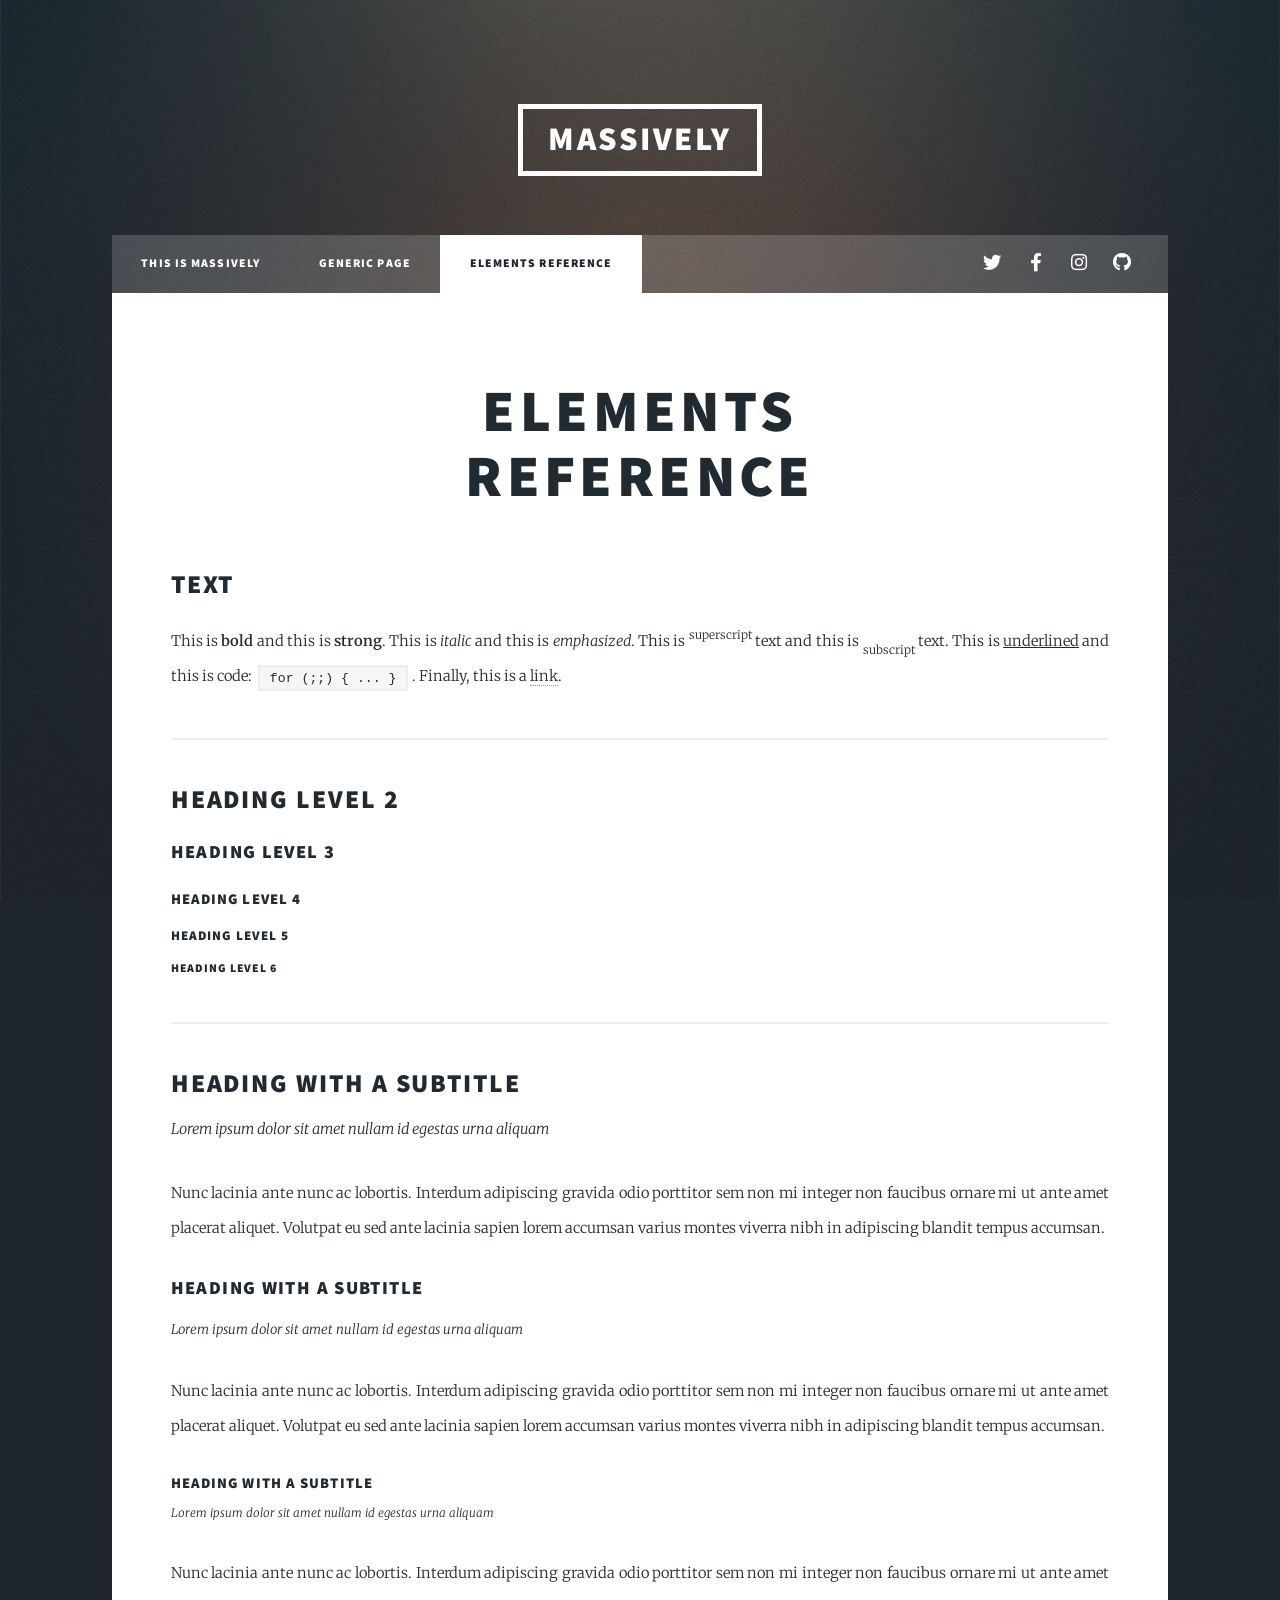
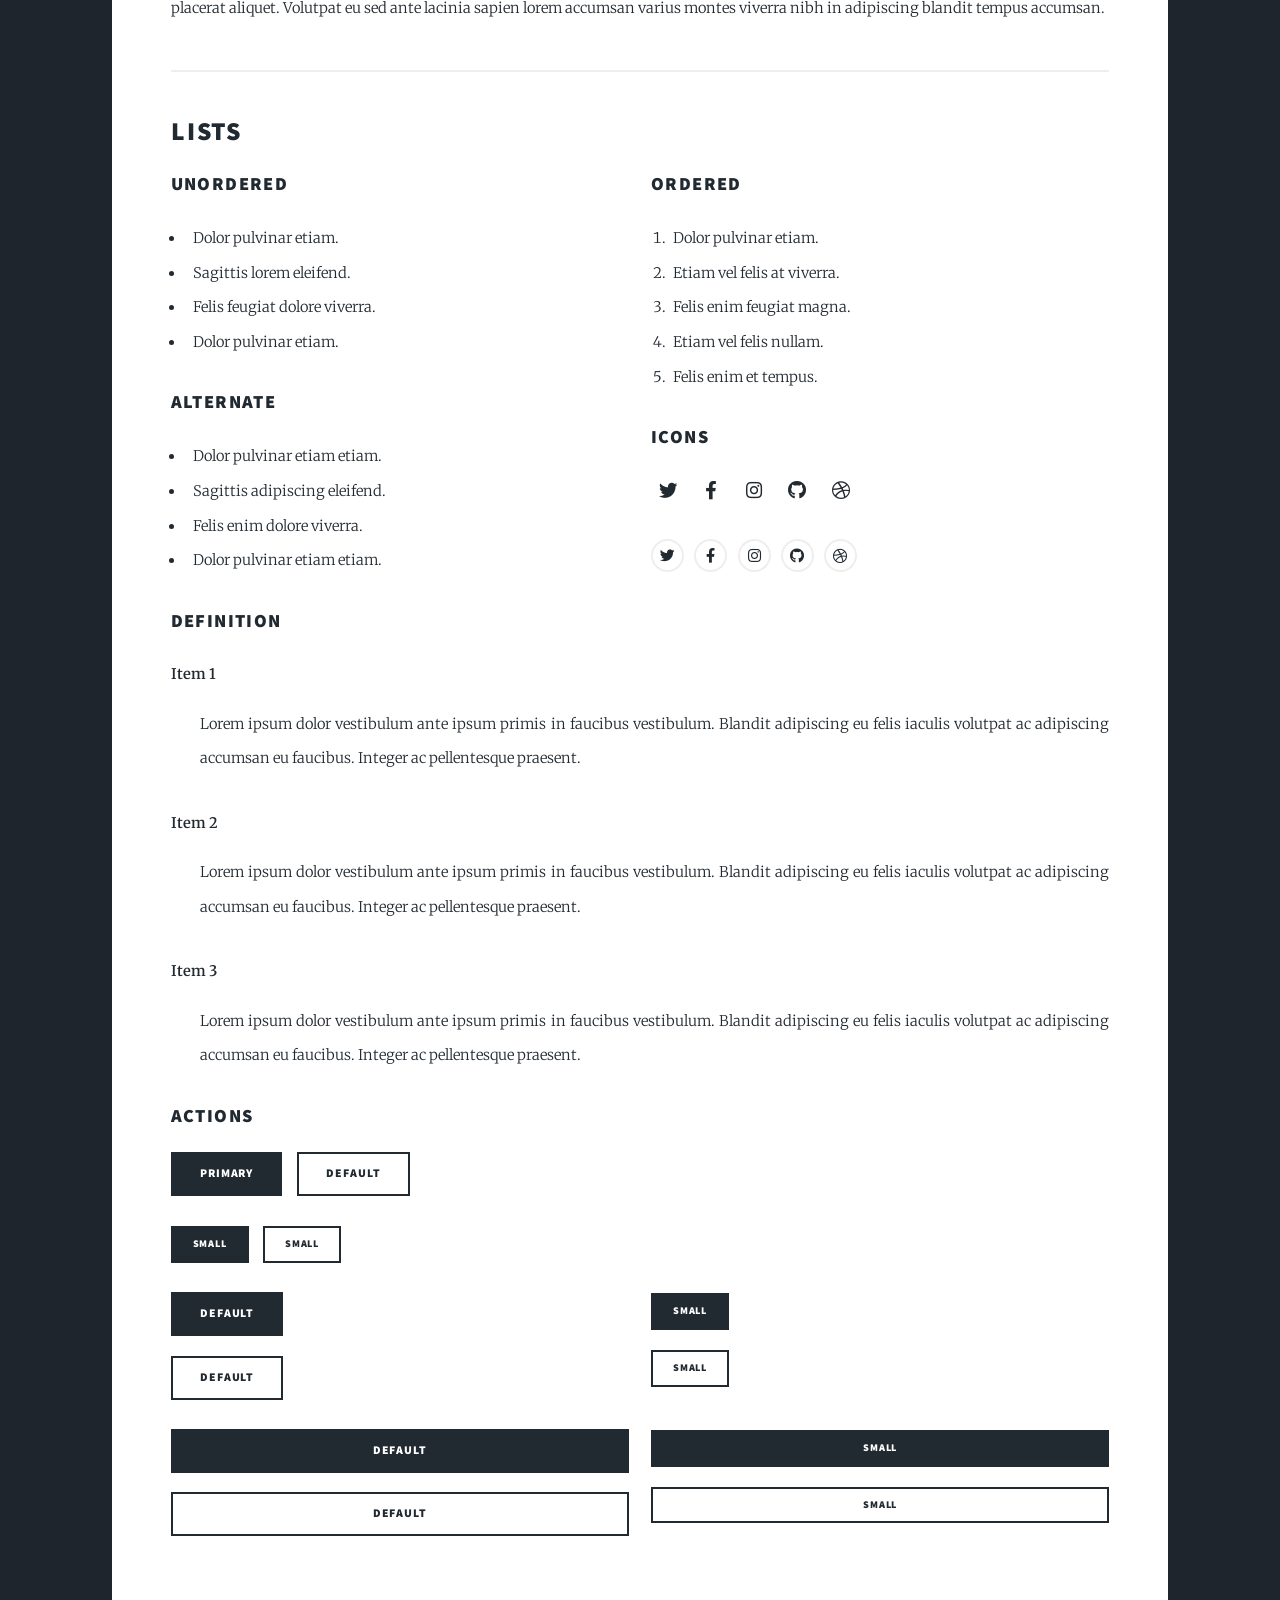
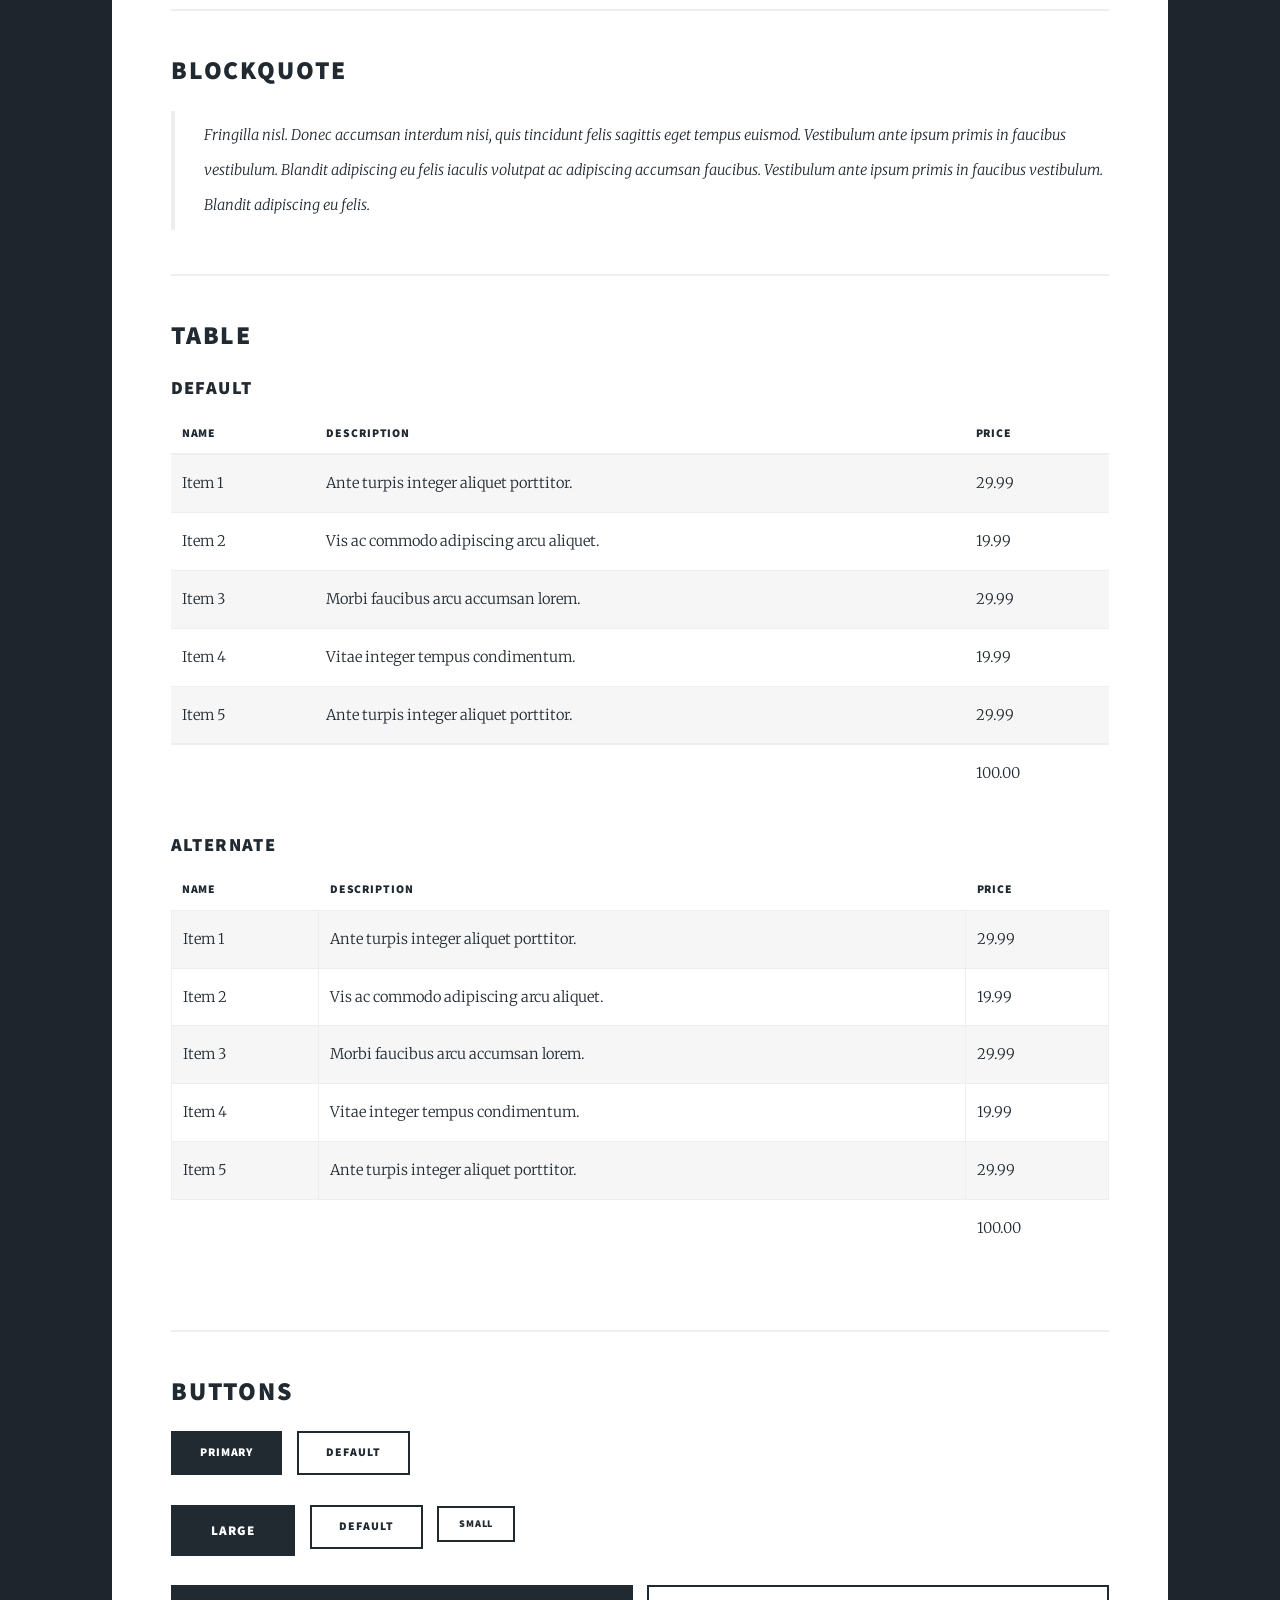
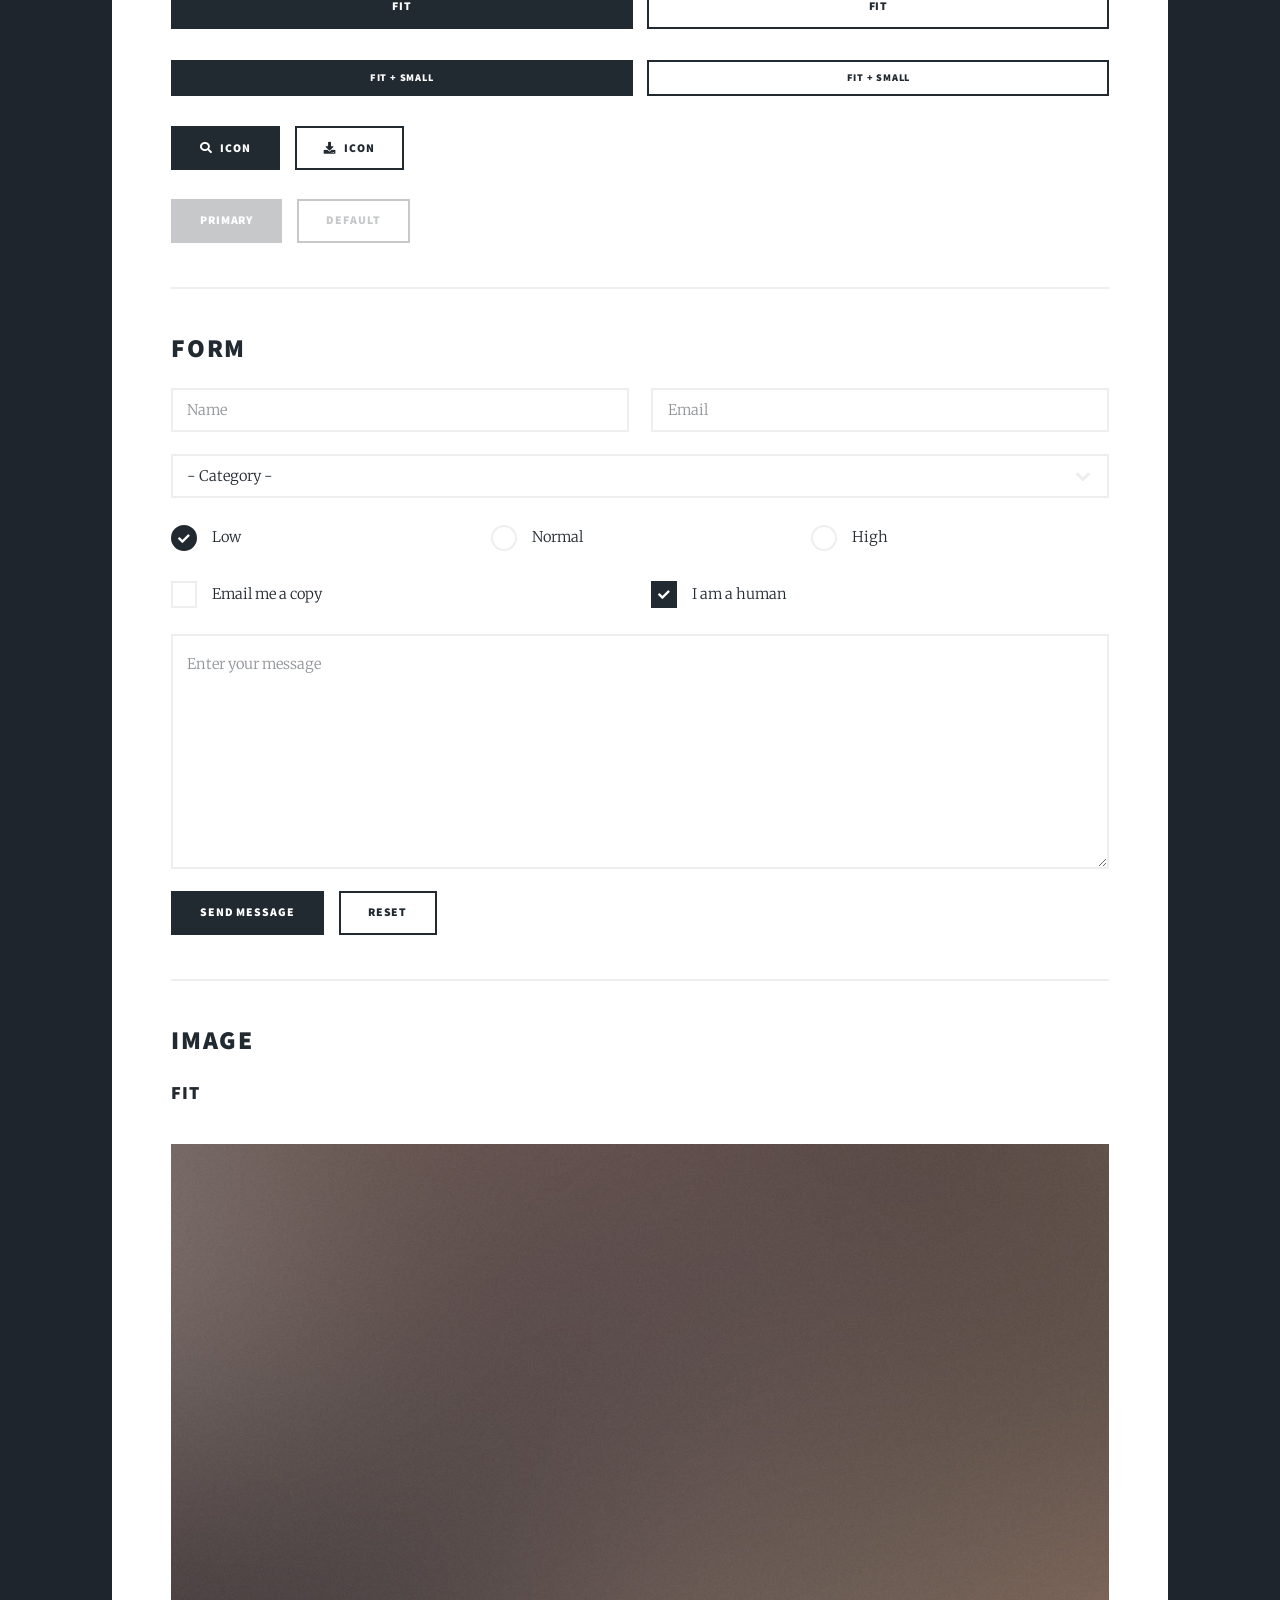
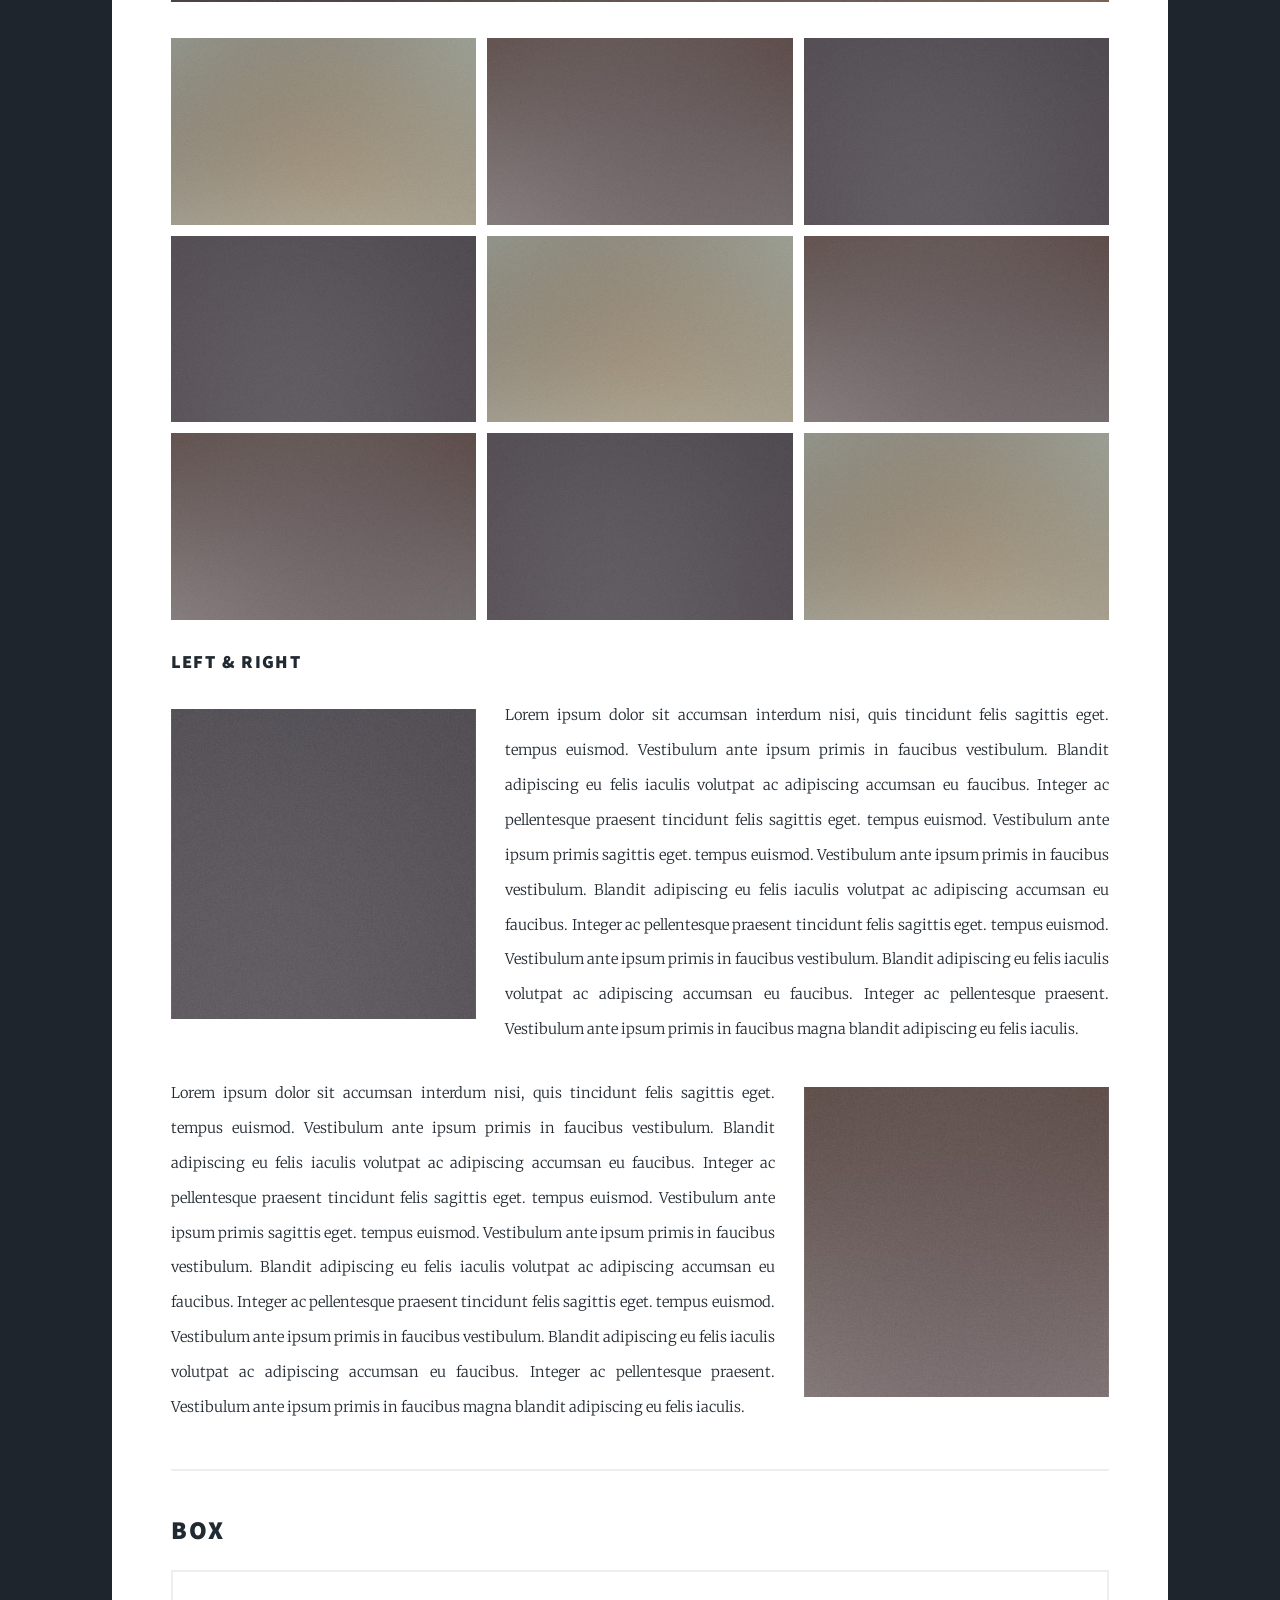
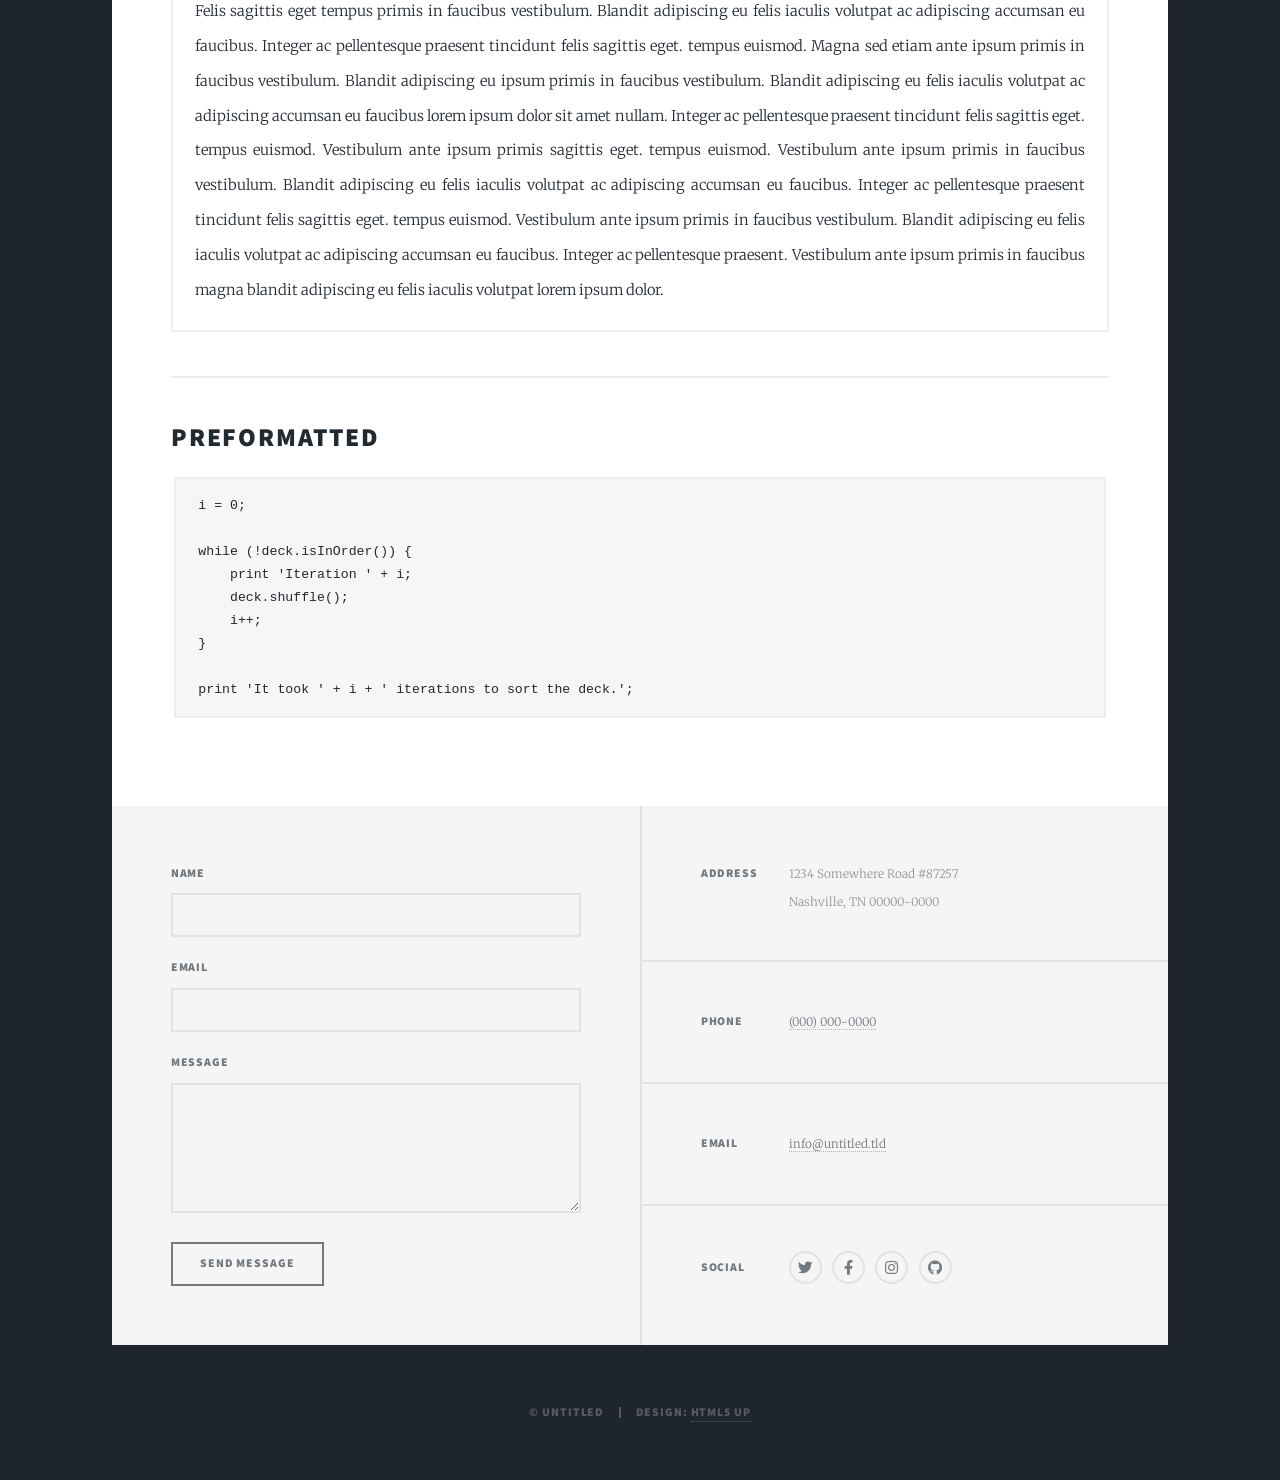
<file: HOME/NEW/elements.html>
<!DOCTYPE HTML>
<!--
	Massively by HTML5 UP
	html5up.net | @ajlkn
	Free for personal and commercial use under the CCA 3.0 license (html5up.net/license)
-->
<html>
	<head>
		<title>Elements Reference - Massively by HTML5 UP</title>
		<meta charset="utf-8" />
		<meta name="viewport" content="width=device-width, initial-scale=1, user-scalable=no" />
		<link rel="stylesheet" href="assets/css/main.css" />
		<noscript><link rel="stylesheet" href="assets/css/noscript.css" /></noscript>
	</head>
	<body class="is-preload">

		<!-- Wrapper -->
			<div id="wrapper">

				<!-- Header -->
					<header id="header">
						<a href="index.html" class="logo">Massively</a>
					</header>

				<!-- Nav -->
					<nav id="nav">
						<ul class="links">
							<li><a href="index.html">This is Massively</a></li>
							<li><a href="generic.html">Generic Page</a></li>
							<li class="active"><a href="elements.html">Elements Reference</a></li>
						</ul>
						<ul class="icons">
							<li><a href="#" class="icon brands fa-twitter"><span class="label">Twitter</span></a></li>
							<li><a href="#" class="icon brands fa-facebook-f"><span class="label">Facebook</span></a></li>
							<li><a href="#" class="icon brands fa-instagram"><span class="label">Instagram</span></a></li>
							<li><a href="#" class="icon brands fa-github"><span class="label">GitHub</span></a></li>
						</ul>
					</nav>

				<!-- Main -->
					<div id="main">

						<!-- Post -->
							<section class="post">
								<header class="major">
									<h1>Elements<br />
									Reference</h1>
								</header>

								<!-- Text stuff -->
									<h2>Text</h2>
									<p>This is <b>bold</b> and this is <strong>strong</strong>. This is <i>italic</i> and this is <em>emphasized</em>.
									This is <sup>superscript</sup> text and this is <sub>subscript</sub> text.
									This is <u>underlined</u> and this is code: <code>for (;;) { ... }</code>.
									Finally, this is a <a href="#">link</a>.</p>
									<hr />
									<h2>Heading Level 2</h2>
									<h3>Heading Level 3</h3>
									<h4>Heading Level 4</h4>
									<h5>Heading Level 5</h5>
									<h6>Heading Level 6</h6>
									<hr />
									<header>
										<h2>Heading with a Subtitle</h2>
										<p>Lorem ipsum dolor sit amet nullam id egestas urna aliquam</p>
									</header>
									<p>Nunc lacinia ante nunc ac lobortis. Interdum adipiscing gravida odio porttitor sem non mi integer non faucibus ornare mi ut ante amet placerat aliquet. Volutpat eu sed ante lacinia sapien lorem accumsan varius montes viverra nibh in adipiscing blandit tempus accumsan.</p>
									<header>
										<h3>Heading with a Subtitle</h3>
										<p>Lorem ipsum dolor sit amet nullam id egestas urna aliquam</p>
									</header>
									<p>Nunc lacinia ante nunc ac lobortis. Interdum adipiscing gravida odio porttitor sem non mi integer non faucibus ornare mi ut ante amet placerat aliquet. Volutpat eu sed ante lacinia sapien lorem accumsan varius montes viverra nibh in adipiscing blandit tempus accumsan.</p>
									<header>
										<h4>Heading with a Subtitle</h4>
										<p>Lorem ipsum dolor sit amet nullam id egestas urna aliquam</p>
									</header>
									<p>Nunc lacinia ante nunc ac lobortis. Interdum adipiscing gravida odio porttitor sem non mi integer non faucibus ornare mi ut ante amet placerat aliquet. Volutpat eu sed ante lacinia sapien lorem accumsan varius montes viverra nibh in adipiscing blandit tempus accumsan.</p>

									<hr />

								<!-- Lists -->
									<h2>Lists</h2>
									<div class="row">
										<div class="col-6 col-12-small">

											<h3>Unordered</h3>
											<ul>
												<li>Dolor pulvinar etiam.</li>
												<li>Sagittis lorem eleifend.</li>
												<li>Felis feugiat dolore viverra.</li>
												<li>Dolor pulvinar etiam.</li>
											</ul>

											<h3>Alternate</h3>
											<ul class="alt">
												<li>Dolor pulvinar etiam etiam.</li>
												<li>Sagittis adipiscing eleifend.</li>
												<li>Felis enim dolore viverra.</li>
												<li>Dolor pulvinar etiam etiam.</li>
											</ul>

										</div>
										<div class="col-6 col-12-small">

											<h3>Ordered</h3>
											<ol>
												<li>Dolor pulvinar etiam.</li>
												<li>Etiam vel felis at viverra.</li>
												<li>Felis enim feugiat magna.</li>
												<li>Etiam vel felis nullam.</li>
												<li>Felis enim et tempus.</li>
											</ol>

											<h3>Icons</h3>
											<ul class="icons">
												<li><a href="#" class="icon brands fa-twitter"><span class="label">Twitter</span></a></li>
												<li><a href="#" class="icon brands fa-facebook-f"><span class="label">Facebook</span></a></li>
												<li><a href="#" class="icon brands fa-instagram"><span class="label">Instagram</span></a></li>
												<li><a href="#" class="icon brands fa-github"><span class="label">Github</span></a></li>
												<li><a href="#" class="icon brands fa-dribbble"><span class="label">Dribbble</span></a></li>
											</ul>
											<ul class="icons alt">
												<li><a href="#" class="icon brands alt fa-twitter"><span class="label">Twitter</span></a></li>
												<li><a href="#" class="icon brands alt fa-facebook-f"><span class="label">Facebook</span></a></li>
												<li><a href="#" class="icon brands alt fa-instagram"><span class="label">Instagram</span></a></li>
												<li><a href="#" class="icon brands alt fa-github"><span class="label">Github</span></a></li>
												<li><a href="#" class="icon brands alt fa-dribbble"><span class="label">Dribbble</span></a></li>
											</ul>

										</div>
									</div>
									<h3>Definition</h3>
									<dl>
										<dt>Item 1</dt>
										<dd>
											<p>Lorem ipsum dolor vestibulum ante ipsum primis in faucibus vestibulum. Blandit adipiscing eu felis iaculis volutpat ac adipiscing accumsan eu faucibus. Integer ac pellentesque praesent.</p>
										</dd>
										<dt>Item 2</dt>
										<dd>
											<p>Lorem ipsum dolor vestibulum ante ipsum primis in faucibus vestibulum. Blandit adipiscing eu felis iaculis volutpat ac adipiscing accumsan eu faucibus. Integer ac pellentesque praesent.</p>
										</dd>
										<dt>Item 3</dt>
										<dd>
											<p>Lorem ipsum dolor vestibulum ante ipsum primis in faucibus vestibulum. Blandit adipiscing eu felis iaculis volutpat ac adipiscing accumsan eu faucibus. Integer ac pellentesque praesent.</p>
										</dd>
									</dl>

									<h3>Actions</h3>
									<ul class="actions">
										<li><a href="#" class="button primary">Primary</a></li>
										<li><a href="#" class="button">Default</a></li>
									</ul>
									<ul class="actions small">
										<li><a href="#" class="button primary small">Small</a></li>
										<li><a href="#" class="button small">Small</a></li>
									</ul>
									<div class="row">
										<div class="col-6 col-12-small">
											<ul class="actions stacked">
												<li><a href="#" class="button primary">Default</a></li>
												<li><a href="#" class="button">Default</a></li>
											</ul>
										</div>
										<div class="col-6 col-12-small">
											<ul class="actions stacked">
												<li><a href="#" class="button primary small">Small</a></li>
												<li><a href="#" class="button small">Small</a></li>
											</ul>
										</div>
									</div>
									<div class="row">
										<div class="col-6 col-12-small">
											<ul class="actions stacked">
												<li><a href="#" class="button primary fit">Default</a></li>
												<li><a href="#" class="button fit">Default</a></li>
											</ul>
										</div>
										<div class="col-6 col-12-small">
											<ul class="actions stacked">
												<li><a href="#" class="button primary small fit">Small</a></li>
												<li><a href="#" class="button small fit">Small</a></li>
											</ul>
										</div>
									</div>

									<hr />

								<!-- Blockquote -->
									<h2>Blockquote</h2>
									<blockquote>Fringilla nisl. Donec accumsan interdum nisi, quis tincidunt felis sagittis eget tempus euismod. Vestibulum ante ipsum primis in faucibus vestibulum. Blandit adipiscing eu felis iaculis volutpat ac adipiscing accumsan faucibus. Vestibulum ante ipsum primis in faucibus vestibulum. Blandit adipiscing eu felis.</blockquote>

									<hr />

								<!-- Table -->
									<h2>Table</h2>

									<h3>Default</h3>
									<div class="table-wrapper">
										<table>
											<thead>
												<tr>
													<th>Name</th>
													<th>Description</th>
													<th>Price</th>
												</tr>
											</thead>
											<tbody>
												<tr>
													<td>Item 1</td>
													<td>Ante turpis integer aliquet porttitor.</td>
													<td>29.99</td>
												</tr>
												<tr>
													<td>Item 2</td>
													<td>Vis ac commodo adipiscing arcu aliquet.</td>
													<td>19.99</td>
												</tr>
												<tr>
													<td>Item 3</td>
													<td> Morbi faucibus arcu accumsan lorem.</td>
													<td>29.99</td>
												</tr>
												<tr>
													<td>Item 4</td>
													<td>Vitae integer tempus condimentum.</td>
													<td>19.99</td>
												</tr>
												<tr>
													<td>Item 5</td>
													<td>Ante turpis integer aliquet porttitor.</td>
													<td>29.99</td>
												</tr>
											</tbody>
											<tfoot>
												<tr>
													<td colspan="2"></td>
													<td>100.00</td>
												</tr>
											</tfoot>
										</table>
									</div>

									<h3>Alternate</h3>
									<div class="table-wrapper">
										<table class="alt">
											<thead>
												<tr>
													<th>Name</th>
													<th>Description</th>
													<th>Price</th>
												</tr>
											</thead>
											<tbody>
												<tr>
													<td>Item 1</td>
													<td>Ante turpis integer aliquet porttitor.</td>
													<td>29.99</td>
												</tr>
												<tr>
													<td>Item 2</td>
													<td>Vis ac commodo adipiscing arcu aliquet.</td>
													<td>19.99</td>
												</tr>
												<tr>
													<td>Item 3</td>
													<td> Morbi faucibus arcu accumsan lorem.</td>
													<td>29.99</td>
												</tr>
												<tr>
													<td>Item 4</td>
													<td>Vitae integer tempus condimentum.</td>
													<td>19.99</td>
												</tr>
												<tr>
													<td>Item 5</td>
													<td>Ante turpis integer aliquet porttitor.</td>
													<td>29.99</td>
												</tr>
											</tbody>
											<tfoot>
												<tr>
													<td colspan="2"></td>
													<td>100.00</td>
												</tr>
											</tfoot>
										</table>
									</div>

									<hr />

								<!-- Buttons -->
									<h2>Buttons</h2>
									<ul class="actions">
										<li><a href="#" class="button primary">Primary</a></li>
										<li><a href="#" class="button">Default</a></li>
									</ul>
									<ul class="actions">
										<li><a href="#" class="button primary large">Large</a></li>
										<li><a href="#" class="button">Default</a></li>
										<li><a href="#" class="button small">Small</a></li>
									</ul>
									<ul class="actions fit">
										<li><a href="#" class="button primary fit">Fit</a></li>
										<li><a href="#" class="button fit">Fit</a></li>
									</ul>
									<ul class="actions fit small">
										<li><a href="#" class="button primary fit small">Fit + Small</a></li>
										<li><a href="#" class="button fit small">Fit + Small</a></li>
									</ul>
									<ul class="actions">
										<li><a href="#" class="button primary icon solid fa-search">Icon</a></li>
										<li><a href="#" class="button icon solid fa-download">Icon</a></li>
									</ul>
									<ul class="actions">
										<li><span class="button primary disabled">Primary</span></li>
										<li><span class="button disabled">Default</span></li>
									</ul>

									<hr />

								<!-- Form -->
									<h2>Form</h2>

									<form method="post" action="#">
										<div class="row gtr-uniform">
											<div class="col-6 col-12-xsmall">
												<input type="text" name="demo-name" id="demo-name" value="" placeholder="Name" />
											</div>
											<div class="col-6 col-12-xsmall">
												<input type="email" name="demo-email" id="demo-email" value="" placeholder="Email" />
											</div>
											<!-- Break -->
											<div class="col-12">
												<select name="demo-category" id="demo-category">
													<option value="">- Category -</option>
													<option value="1">Manufacturing</option>
													<option value="1">Shipping</option>
													<option value="1">Administration</option>
													<option value="1">Human Resources</option>
												</select>
											</div>
											<!-- Break -->
											<div class="col-4 col-12-small">
												<input type="radio" id="demo-priority-low" name="demo-priority" checked>
												<label for="demo-priority-low">Low</label>
											</div>
											<div class="col-4 col-12-small">
												<input type="radio" id="demo-priority-normal" name="demo-priority">
												<label for="demo-priority-normal">Normal</label>
											</div>
											<div class="col-4 col-12-small">
												<input type="radio" id="demo-priority-high" name="demo-priority">
												<label for="demo-priority-high">High</label>
											</div>
											<!-- Break -->
											<div class="col-6 col-12-small">
												<input type="checkbox" id="demo-copy" name="demo-copy">
												<label for="demo-copy">Email me a copy</label>
											</div>
											<div class="col-6 col-12-small">
												<input type="checkbox" id="demo-human" name="demo-human" checked>
												<label for="demo-human">I am a human</label>
											</div>
											<!-- Break -->
											<div class="col-12">
												<textarea name="demo-message" id="demo-message" placeholder="Enter your message" rows="6"></textarea>
											</div>
											<!-- Break -->
											<div class="col-12">
												<ul class="actions">
													<li><input type="submit" value="Send Message" class="primary" /></li>
													<li><input type="reset" value="Reset" /></li>
												</ul>
											</div>
										</div>
									</form>

									<hr />

								<!-- Image -->
									<h2>Image</h2>

									<h3>Fit</h3>
									<span class="image fit"><img src="images/pic01.jpg" alt="" /></span>
									<div class="box alt">
										<div class="row gtr-50 gtr-uniform">
											<div class="col-4"><span class="image fit"><img src="images/pic02.jpg" alt="" /></span></div>
											<div class="col-4"><span class="image fit"><img src="images/pic03.jpg" alt="" /></span></div>
											<div class="col-4"><span class="image fit"><img src="images/pic04.jpg" alt="" /></span></div>
											<!-- Break -->
											<div class="col-4"><span class="image fit"><img src="images/pic04.jpg" alt="" /></span></div>
											<div class="col-4"><span class="image fit"><img src="images/pic02.jpg" alt="" /></span></div>
											<div class="col-4"><span class="image fit"><img src="images/pic03.jpg" alt="" /></span></div>
											<!-- Break -->
											<div class="col-4"><span class="image fit"><img src="images/pic03.jpg" alt="" /></span></div>
											<div class="col-4"><span class="image fit"><img src="images/pic04.jpg" alt="" /></span></div>
											<div class="col-4"><span class="image fit"><img src="images/pic02.jpg" alt="" /></span></div>
										</div>
									</div>

									<h3>Left &amp; Right</h3>
									<p><span class="image left"><img src="images/pic08.jpg" alt="" /></span>Lorem ipsum dolor sit accumsan interdum nisi, quis tincidunt felis sagittis eget. tempus euismod. Vestibulum ante ipsum primis in faucibus vestibulum. Blandit adipiscing eu felis iaculis volutpat ac adipiscing accumsan eu faucibus. Integer ac pellentesque praesent tincidunt felis sagittis eget. tempus euismod. Vestibulum ante ipsum primis sagittis eget. tempus euismod. Vestibulum ante ipsum primis in faucibus vestibulum. Blandit adipiscing eu felis iaculis volutpat ac adipiscing accumsan eu faucibus. Integer ac pellentesque praesent tincidunt felis sagittis eget. tempus euismod. Vestibulum ante ipsum primis in faucibus vestibulum. Blandit adipiscing eu felis iaculis volutpat ac adipiscing accumsan eu faucibus. Integer ac pellentesque praesent. Vestibulum ante ipsum primis in faucibus magna blandit adipiscing eu felis iaculis.</p>
									<p><span class="image right"><img src="images/pic09.jpg" alt="" /></span>Lorem ipsum dolor sit accumsan interdum nisi, quis tincidunt felis sagittis eget. tempus euismod. Vestibulum ante ipsum primis in faucibus vestibulum. Blandit adipiscing eu felis iaculis volutpat ac adipiscing accumsan eu faucibus. Integer ac pellentesque praesent tincidunt felis sagittis eget. tempus euismod. Vestibulum ante ipsum primis sagittis eget. tempus euismod. Vestibulum ante ipsum primis in faucibus vestibulum. Blandit adipiscing eu felis iaculis volutpat ac adipiscing accumsan eu faucibus. Integer ac pellentesque praesent tincidunt felis sagittis eget. tempus euismod. Vestibulum ante ipsum primis in faucibus vestibulum. Blandit adipiscing eu felis iaculis volutpat ac adipiscing accumsan eu faucibus. Integer ac pellentesque praesent. Vestibulum ante ipsum primis in faucibus magna blandit adipiscing eu felis iaculis.</p>

									<hr />

								<!-- Box -->
									<h2>Box</h2>
									<div class="box">
										<p>Felis sagittis eget tempus primis in faucibus vestibulum. Blandit adipiscing eu felis iaculis volutpat ac adipiscing accumsan eu faucibus. Integer ac pellentesque praesent tincidunt felis sagittis eget. tempus euismod. Magna sed etiam ante ipsum primis in faucibus vestibulum. Blandit adipiscing eu ipsum primis in faucibus vestibulum. Blandit adipiscing eu felis iaculis volutpat ac adipiscing accumsan eu faucibus lorem ipsum dolor sit amet nullam. Integer ac pellentesque praesent tincidunt felis sagittis eget. tempus euismod. Vestibulum ante ipsum primis sagittis eget. tempus euismod. Vestibulum ante ipsum primis in faucibus vestibulum. Blandit adipiscing eu felis iaculis volutpat ac adipiscing accumsan eu faucibus. Integer ac pellentesque praesent tincidunt felis sagittis eget. tempus euismod. Vestibulum ante ipsum primis in faucibus vestibulum. Blandit adipiscing eu felis iaculis volutpat ac adipiscing accumsan eu faucibus. Integer ac pellentesque praesent. Vestibulum ante ipsum primis in faucibus magna blandit adipiscing eu felis iaculis volutpat lorem ipsum dolor.</p>
									</div>

									<hr />

								<!-- Preformatted Code -->
									<h2>Preformatted</h2>
									<pre><code>i = 0;

while (!deck.isInOrder()) {
    print 'Iteration ' + i;
    deck.shuffle();
    i++;
}

print 'It took ' + i + ' iterations to sort the deck.';
</code></pre>

							</section>

					</div>

				<!-- Footer -->
					<footer id="footer">
						<section>
							<form method="post" action="#">
								<div class="fields">
									<div class="field">
										<label for="name">Name</label>
										<input type="text" name="name" id="name" />
									</div>
									<div class="field">
										<label for="email">Email</label>
										<input type="text" name="email" id="email" />
									</div>
									<div class="field">
										<label for="message">Message</label>
										<textarea name="message" id="message" rows="3"></textarea>
									</div>
								</div>
								<ul class="actions">
									<li><input type="submit" value="Send Message" /></li>
								</ul>
							</form>
						</section>
						<section class="split contact">
							<section class="alt">
								<h3>Address</h3>
								<p>1234 Somewhere Road #87257<br />
								Nashville, TN 00000-0000</p>
							</section>
							<section>
								<h3>Phone</h3>
								<p><a href="#">(000) 000-0000</a></p>
							</section>
							<section>
								<h3>Email</h3>
								<p><a href="#">info@untitled.tld</a></p>
							</section>
							<section>
								<h3>Social</h3>
								<ul class="icons alt">
									<li><a href="#" class="icon brands alt fa-twitter"><span class="label">Twitter</span></a></li>
									<li><a href="#" class="icon brands alt fa-facebook-f"><span class="label">Facebook</span></a></li>
									<li><a href="#" class="icon brands alt fa-instagram"><span class="label">Instagram</span></a></li>
									<li><a href="#" class="icon brands alt fa-github"><span class="label">GitHub</span></a></li>
								</ul>
							</section>
						</section>
					</footer>

				<!-- Copyright -->
					<div id="copyright">
						<ul><li>&copy; Untitled</li><li>Design: <a href="https://html5up.net">HTML5 UP</a></li></ul>
					</div>

			</div>

		<!-- Scripts -->
			<script src="assets/js/jquery.min.js"></script>
			<script src="assets/js/jquery.scrollex.min.js"></script>
			<script src="assets/js/jquery.scrolly.min.js"></script>
			<script src="assets/js/browser.min.js"></script>
			<script src="assets/js/breakpoints.min.js"></script>
			<script src="assets/js/util.js"></script>
			<script src="assets/js/main.js"></script>

	</body>
</html>
</file>
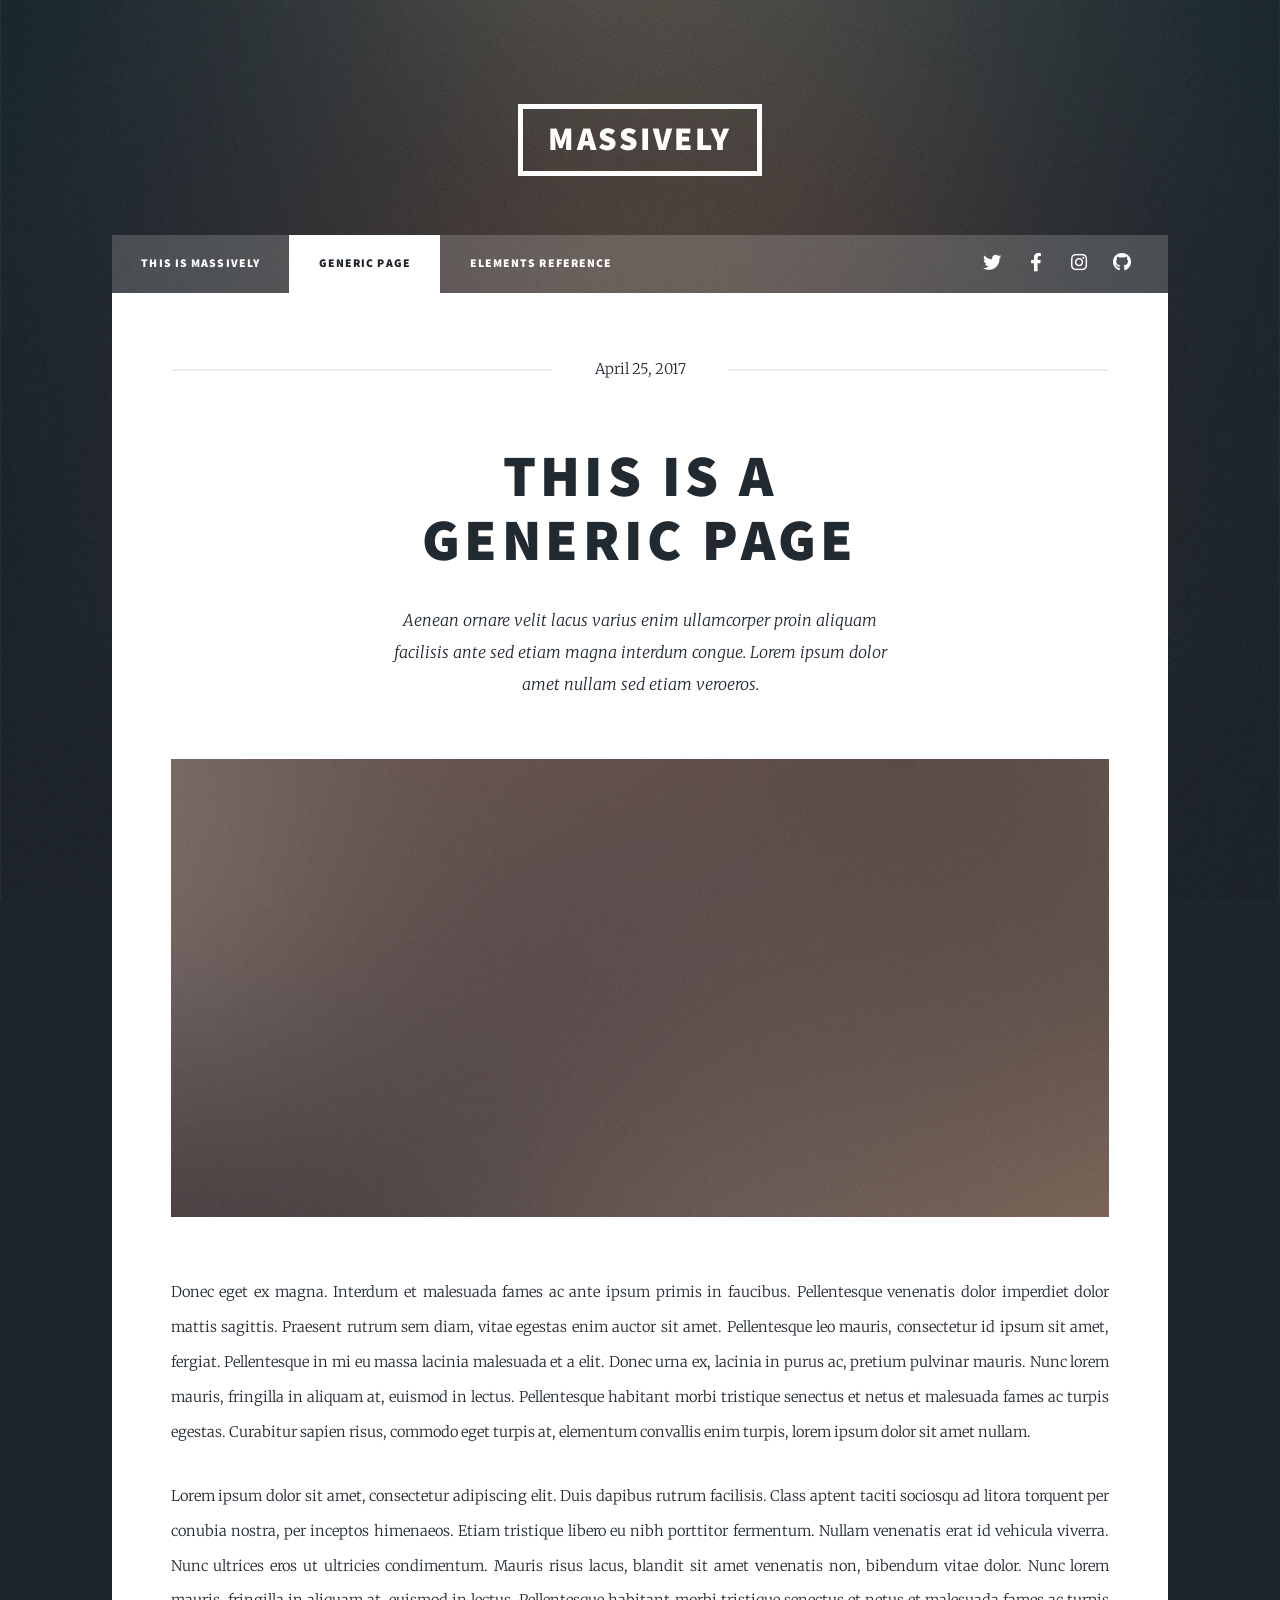
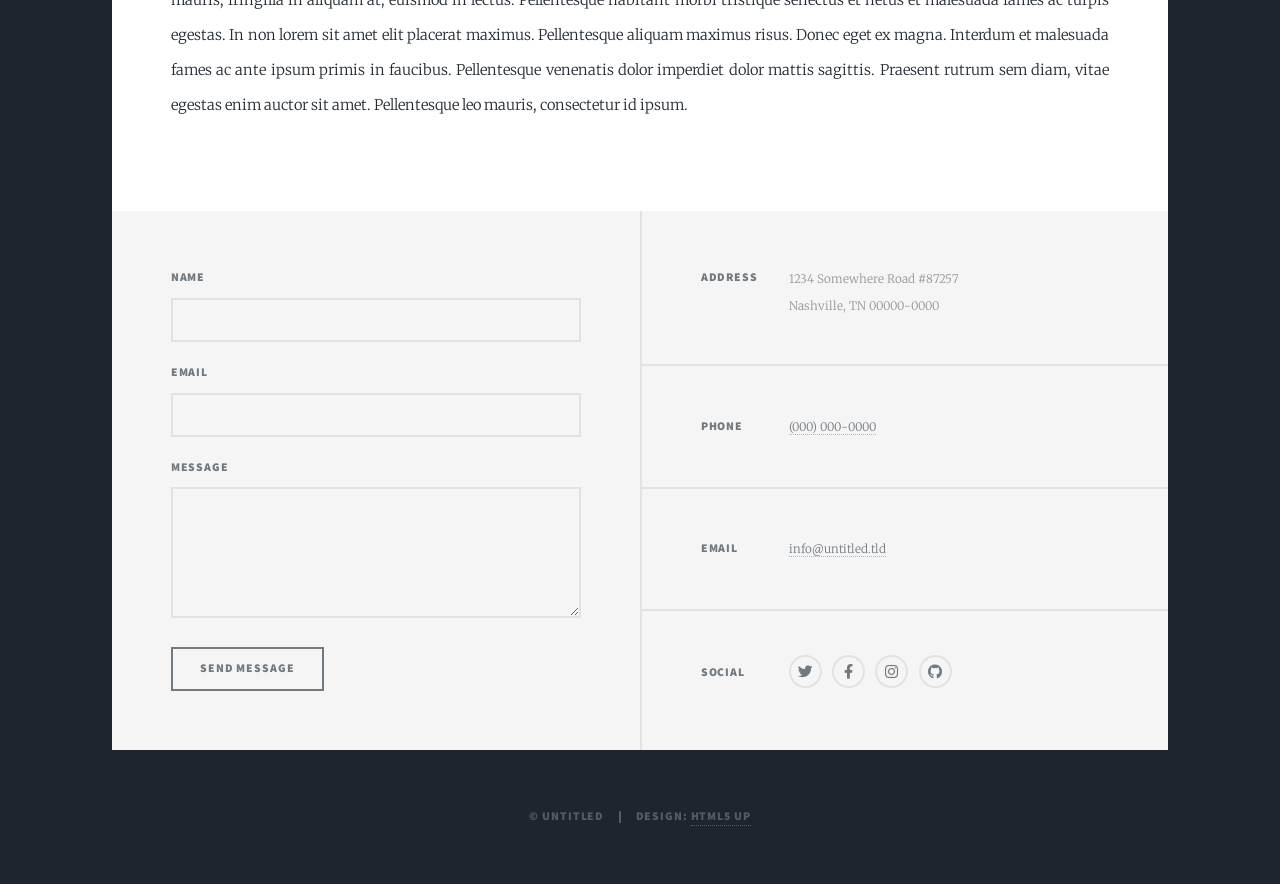
<file: HOME/NEW/generic.html>
<!DOCTYPE HTML>
<!--
	Massively by HTML5 UP
	html5up.net | @ajlkn
	Free for personal and commercial use under the CCA 3.0 license (html5up.net/license)
-->
<html>
	<head>
		<title>Generic Page - Massively by HTML5 UP</title>
		<meta charset="utf-8" />
		<meta name="viewport" content="width=device-width, initial-scale=1, user-scalable=no" />
		<link rel="stylesheet" href="assets/css/main.css" />
		<noscript><link rel="stylesheet" href="assets/css/noscript.css" /></noscript>
	</head>
	<body class="is-preload">

		<!-- Wrapper -->
			<div id="wrapper">

				<!-- Header -->
					<header id="header">
						<a href="index.html" class="logo">Massively</a>
					</header>

				<!-- Nav -->
					<nav id="nav">
						<ul class="links">
							<li><a href="index.html">This is Massively</a></li>
							<li class="active"><a href="generic.html">Generic Page</a></li>
							<li><a href="elements.html">Elements Reference</a></li>
						</ul>
						<ul class="icons">
							<li><a href="#" class="icon brands fa-twitter"><span class="label">Twitter</span></a></li>
							<li><a href="#" class="icon brands fa-facebook-f"><span class="label">Facebook</span></a></li>
							<li><a href="#" class="icon brands fa-instagram"><span class="label">Instagram</span></a></li>
							<li><a href="#" class="icon brands fa-github"><span class="label">GitHub</span></a></li>
						</ul>
					</nav>

				<!-- Main -->
					<div id="main">

						<!-- Post -->
							<section class="post">
								<header class="major">
									<span class="date">April 25, 2017</span>
									<h1>This is a<br />
									Generic Page</h1>
									<p>Aenean ornare velit lacus varius enim ullamcorper proin aliquam<br />
									facilisis ante sed etiam magna interdum congue. Lorem ipsum dolor<br />
									amet nullam sed etiam veroeros.</p>
								</header>
								<div class="image main"><img src="images/pic01.jpg" alt="" /></div>
								<p>Donec eget ex magna. Interdum et malesuada fames ac ante ipsum primis in faucibus. Pellentesque venenatis dolor imperdiet dolor mattis sagittis. Praesent rutrum sem diam, vitae egestas enim auctor sit amet. Pellentesque leo mauris, consectetur id ipsum sit amet, fergiat. Pellentesque in mi eu massa lacinia malesuada et a elit. Donec urna ex, lacinia in purus ac, pretium pulvinar mauris. Nunc lorem mauris, fringilla in aliquam at, euismod in lectus. Pellentesque habitant morbi tristique senectus et netus et malesuada fames ac turpis egestas. Curabitur sapien risus, commodo eget turpis at, elementum convallis enim turpis, lorem ipsum dolor sit amet nullam.</p>
								<p>Lorem ipsum dolor sit amet, consectetur adipiscing elit. Duis dapibus rutrum facilisis. Class aptent taciti sociosqu ad litora torquent per conubia nostra, per inceptos himenaeos. Etiam tristique libero eu nibh porttitor fermentum. Nullam venenatis erat id vehicula viverra. Nunc ultrices eros ut ultricies condimentum. Mauris risus lacus, blandit sit amet venenatis non, bibendum vitae dolor. Nunc lorem mauris, fringilla in aliquam at, euismod in lectus. Pellentesque habitant morbi tristique senectus et netus et malesuada fames ac turpis egestas. In non lorem sit amet elit placerat maximus. Pellentesque aliquam maximus risus. Donec eget ex magna. Interdum et malesuada fames ac ante ipsum primis in faucibus. Pellentesque venenatis dolor imperdiet dolor mattis sagittis. Praesent rutrum sem diam, vitae egestas enim auctor sit amet. Pellentesque leo mauris, consectetur id ipsum.</p>
							</section>

					</div>

				<!-- Footer -->
					<footer id="footer">
						<section>
							<form method="post" action="#">
								<div class="fields">
									<div class="field">
										<label for="name">Name</label>
										<input type="text" name="name" id="name" />
									</div>
									<div class="field">
										<label for="email">Email</label>
										<input type="text" name="email" id="email" />
									</div>
									<div class="field">
										<label for="message">Message</label>
										<textarea name="message" id="message" rows="3"></textarea>
									</div>
								</div>
								<ul class="actions">
									<li><input type="submit" value="Send Message" /></li>
								</ul>
							</form>
						</section>
						<section class="split contact">
							<section class="alt">
								<h3>Address</h3>
								<p>1234 Somewhere Road #87257<br />
								Nashville, TN 00000-0000</p>
							</section>
							<section>
								<h3>Phone</h3>
								<p><a href="#">(000) 000-0000</a></p>
							</section>
							<section>
								<h3>Email</h3>
								<p><a href="#">info@untitled.tld</a></p>
							</section>
							<section>
								<h3>Social</h3>
								<ul class="icons alt">
									<li><a href="#" class="icon brands alt fa-twitter"><span class="label">Twitter</span></a></li>
									<li><a href="#" class="icon brands alt fa-facebook-f"><span class="label">Facebook</span></a></li>
									<li><a href="#" class="icon brands alt fa-instagram"><span class="label">Instagram</span></a></li>
									<li><a href="#" class="icon brands alt fa-github"><span class="label">GitHub</span></a></li>
								</ul>
							</section>
						</section>
					</footer>

				<!-- Copyright -->
					<div id="copyright">
						<ul><li>&copy; Untitled</li><li>Design: <a href="https://html5up.net">HTML5 UP</a></li></ul>
					</div>

			</div>

		<!-- Scripts -->
			<script src="assets/js/jquery.min.js"></script>
			<script src="assets/js/jquery.scrollex.min.js"></script>
			<script src="assets/js/jquery.scrolly.min.js"></script>
			<script src="assets/js/browser.min.js"></script>
			<script src="assets/js/breakpoints.min.js"></script>
			<script src="assets/js/util.js"></script>
			<script src="assets/js/main.js"></script>

	</body>
</html>
</file>
<file: HOME/NEW/assets/css/main.css>
@import url(fontawesome-all.min.css);
@import url("https://fonts.googleapis.com/css?family=Merriweather:300,700,300italic,700italic|Source+Sans+Pro:900");

/*
	Massively by HTML5 UP
	html5up.net | @ajlkn
	Free for personal and commercial use under the CCA 3.0 license (html5up.net/license)
*/

html, body, div, span, applet, object,
iframe, h1, h2, h3, h4, h5, h6, p, blockquote,
pre, a, abbr, acronym, address, big, cite,
code, del, dfn, em, img, ins, kbd, q, s, samp,
small, strike, strong, sub, sup, tt, var, b,
u, i, center, dl, dt, dd, ol, ul, li, fieldset,
form, label, legend, table, caption, tbody,
tfoot, thead, tr, th, td, article, aside,
canvas, details, embed, figure, figcaption,
footer, header, hgroup, menu, nav, output, ruby,
section, summary, time, mark, audio, video {
	margin: 0;
	padding: 0;
	border: 0;
	font-size: 100%;
	font: inherit;
	vertical-align: baseline;}

article, aside, details, figcaption, figure,
footer, header, hgroup, menu, nav, section {
	display: block;}

body {
	line-height: 1;
}

ol, ul {
	list-style: none;
}

blockquote, q {
	quotes: none;
}

	blockquote:before, blockquote:after, q:before, q:after {
		content: '';
		content: none;
	}

table {
	border-collapse: collapse;
	border-spacing: 0;
}

body {
	-webkit-text-size-adjust: none;
}

mark {
	background-color: transparent;
	color: inherit;
}

input::-moz-focus-inner {
	border: 0;
	padding: 0;
}

input, select, textarea {
	-moz-appearance: none;
	-webkit-appearance: none;
	-ms-appearance: none;
	appearance: none;
}

/* Basic */

	@-ms-viewport {
		width: device-width;
	}

	body {
		-ms-overflow-style: scrollbar;
	}

	@media screen and (max-width: 480px) {

		html, body {
			min-width: 320px;
		}

	}

	html {
		box-sizing: border-box;
	}

	*, *:before, *:after {
		box-sizing: inherit;
	}

	body {
		background-color: #1e252d;
	}

		body.is-preload *, body.is-preload *:before, body.is-preload *:after {
			-moz-animation: none !important;
			-webkit-animation: none !important;
			-ms-animation: none !important;
			animation: none !important;
			-moz-transition: none !important;
			-webkit-transition: none !important;
			-ms-transition: none !important;
			transition: none !important;
		}

/* Type */

	html {
		font-size: 16pt;
	}

		@media screen and (max-width: 1680px) {

			html {
				font-size: 12pt;
			}

		}

		@media screen and (max-width: 1280px) {

			html {
				font-size: 11pt;
			}

		}

		@media screen and (max-width: 360px) {

			html {
				font-size: 10pt;
			}

		}

	body {
		color: #212931;
	}

	body, input, select, textarea {
		font-family: "Merriweather", Georgia, serif;
		font-weight: 300;
		font-size: 1rem;
		line-height: 2.375;
	}

	a {
		-moz-transition: color 0.2s ease-in-out, background-color 0.2s ease-in-out, border-color 0.2s ease-in-out, box-shadow 0.2s ease-in-out;
		-webkit-transition: color 0.2s ease-in-out, background-color 0.2s ease-in-out, border-color 0.2s ease-in-out, box-shadow 0.2s ease-in-out;
		-ms-transition: color 0.2s ease-in-out, background-color 0.2s ease-in-out, border-color 0.2s ease-in-out, box-shadow 0.2s ease-in-out;
		transition: color 0.2s ease-in-out, background-color 0.2s ease-in-out, border-color 0.2s ease-in-out, box-shadow 0.2s ease-in-out;
		border-bottom: dotted 1px;
		text-decoration: none;
	}

		a:hover {
			border-bottom-color: transparent;
		}

	strong, b {
		font-weight: 600;
	}

	em, i {
		font-style: italic;
	}

	p {
		text-align: justify;
		margin: 0 0 2rem 0;
	}

	h1, h2, h3, h4, h5, h6 {
		font-family: "Source Sans Pro", Helvetica, sans-serif;
		font-weight: 900;
		line-height: 1.5;
		letter-spacing: 0.075em;
		text-transform: uppercase;
		margin: 0 0 1rem 0;
	}

		h1 a, h2 a, h3 a, h4 a, h5 a, h6 a {
			border-bottom: 0;
			color: inherit;
			text-decoration: none;
		}

	h1 {
		font-size: 4rem;
		line-height: 1.1;
		margin: 0 0 2rem 0;
	}

	h2 {
		font-size: 1.75rem;
		line-height: 1.3;
		margin: 0 0 1.5rem 0;
	}

	h3 {
		font-size: 1.25rem;
		margin: 0 0 1.5rem 0;
	}

	h4 {
		font-size: 1rem;
	}

	h5 {
		font-size: 0.9rem;
	}

	h6 {
		font-size: 0.8rem;
	}

	sub {
		font-size: 0.8rem;
		position: relative;
		top: 0.5rem;
	}

	sup {
		font-size: 0.8rem;
		position: relative;
		top: -0.5rem;
	}

	blockquote {
		border-left: solid 4px;
		font-style: italic;
		margin: 0 0 2rem 0;
		padding: 0.5rem 0 0.5rem 2rem;
	}

	code {
		border: solid 2px;
		font-family: "Courier New", monospace;
		font-size: 0.9rem;
		margin: 0 0.25rem;
		padding: 0.25rem 0.65rem;
	}

	pre {
		-webkit-overflow-scrolling: touch;
		font-family: "Courier New", monospace;
		font-size: 0.9rem;
		margin: 0 0 2rem 0;
	}

		pre code {
			display: block;
			line-height: 1.75;
			padding: 1rem 1.5rem;
			overflow-x: auto;
		}

	hr {
		border: 0;
		border-bottom: solid 2px;
		margin: 3rem 0;
	}

		hr.major {
			margin: 5rem 0;
		}

	.align-left {
		text-align: left;
	}

	.align-center {
		text-align: center;
	}

	.align-right {
		text-align: right;
	}

	input, select, textarea {
		color: #212931;
	}

	a {
		color: #212931;
		border-bottom-color: rgba(33, 41, 49, 0.5);
	}

		a:hover {
			border-bottom-color: transparent;
			color: #18bfef !important;
		}

	strong, b {
		color: #212931;
	}

	h1, h2, h3, h4, h5, h6 {
		color: #212931;
	}

	blockquote {
		border-left-color: #eeeeee;
	}

	code {
		background: rgba(220, 220, 220, 0.25);
		border-color: #eeeeee;
	}

	hr {
		border-bottom-color: #eeeeee;
	}

/* Row */

	.row {
		display: flex;
		flex-wrap: wrap;
		box-sizing: border-box;
		align-items: stretch;
	}

		.row > * {
			box-sizing: border-box;
		}

		.row.gtr-uniform > * > :last-child {
			margin-bottom: 0;
		}

		.row.aln-left {
			justify-content: flex-start;
		}

		.row.aln-center {
			justify-content: center;
		}

		.row.aln-right {
			justify-content: flex-end;
		}

		.row.aln-top {
			align-items: flex-start;
		}

		.row.aln-middle {
			align-items: center;
		}

		.row.aln-bottom {
			align-items: flex-end;
		}

		.row > .imp {
			order: -1;
		}

		.row > .col-1 {
			width: 8.33333%;
		}

		.row > .off-1 {
			margin-left: 8.33333%;
		}

		.row > .col-2 {
			width: 16.66667%;
		}

		.row > .off-2 {
			margin-left: 16.66667%;
		}

		.row > .col-3 {
			width: 25%;
		}

		.row > .off-3 {
			margin-left: 25%;
		}

		.row > .col-4 {
			width: 33.33333%;
		}

		.row > .off-4 {
			margin-left: 33.33333%;
		}

		.row > .col-5 {
			width: 41.66667%;
		}

		.row > .off-5 {
			margin-left: 41.66667%;
		}

		.row > .col-6 {
			width: 50%;
		}

		.row > .off-6 {
			margin-left: 50%;
		}

		.row > .col-7 {
			width: 58.33333%;
		}

		.row > .off-7 {
			margin-left: 58.33333%;
		}

		.row > .col-8 {
			width: 66.66667%;
		}

		.row > .off-8 {
			margin-left: 66.66667%;
		}

		.row > .col-9 {
			width: 75%;
		}

		.row > .off-9 {
			margin-left: 75%;
		}

		.row > .col-10 {
			width: 83.33333%;
		}

		.row > .off-10 {
			margin-left: 83.33333%;
		}

		.row > .col-11 {
			width: 91.66667%;
		}

		.row > .off-11 {
			margin-left: 91.66667%;
		}

		.row > .col-12 {
			width: 100%;
		}

		.row > .off-12 {
			margin-left: 100%;
		}

		.row.gtr-0 {
			margin-top: 0;
			margin-left: 0rem;
		}

			.row.gtr-0 > * {
				padding: 0 0 0 0rem;
			}

			.row.gtr-0.gtr-uniform {
				margin-top: 0rem;
			}

				.row.gtr-0.gtr-uniform > * {
					padding-top: 0rem;
				}

		.row.gtr-25 {
			margin-top: 0;
			margin-left: -0.375rem;
		}

			.row.gtr-25 > * {
				padding: 0 0 0 0.375rem;
			}

			.row.gtr-25.gtr-uniform {
				margin-top: -0.375rem;
			}

				.row.gtr-25.gtr-uniform > * {
					padding-top: 0.375rem;
				}

		.row.gtr-50 {
			margin-top: 0;
			margin-left: -0.75rem;
		}

			.row.gtr-50 > * {
				padding: 0 0 0 0.75rem;
			}

			.row.gtr-50.gtr-uniform {
				margin-top: -0.75rem;
			}

				.row.gtr-50.gtr-uniform > * {
					padding-top: 0.75rem;
				}

		.row {
			margin-top: 0;
			margin-left: -1.5rem;
		}

			.row > * {
				padding: 0 0 0 1.5rem;
			}

			.row.gtr-uniform {
				margin-top: -1.5rem;
			}

				.row.gtr-uniform > * {
					padding-top: 1.5rem;
				}

		.row.gtr-150 {
			margin-top: 0;
			margin-left: -2.25rem;
		}

			.row.gtr-150 > * {
				padding: 0 0 0 2.25rem;
			}

			.row.gtr-150.gtr-uniform {
				margin-top: -2.25rem;
			}

				.row.gtr-150.gtr-uniform > * {
					padding-top: 2.25rem;
				}

		.row.gtr-200 {
			margin-top: 0;
			margin-left: -3rem;
		}

			.row.gtr-200 > * {
				padding: 0 0 0 3rem;
			}

			.row.gtr-200.gtr-uniform {
				margin-top: -3rem;
			}

				.row.gtr-200.gtr-uniform > * {
					padding-top: 3rem;
				}

		@media screen and (max-width: 1680px) {

			.row {
				display: flex;
				flex-wrap: wrap;
				box-sizing: border-box;
				align-items: stretch;
			}

				.row > * {
					box-sizing: border-box;
				}

				.row.gtr-uniform > * > :last-child {
					margin-bottom: 0;
				}

				.row.aln-left {
					justify-content: flex-start;
				}

				.row.aln-center {
					justify-content: center;
				}

				.row.aln-right {
					justify-content: flex-end;
				}

				.row.aln-top {
					align-items: flex-start;
				}

				.row.aln-middle {
					align-items: center;
				}

				.row.aln-bottom {
					align-items: flex-end;
				}

				.row > .imp-xlarge {
					order: -1;
				}

				.row > .col-1-xlarge {
					width: 8.33333%;
				}

				.row > .off-1-xlarge {
					margin-left: 8.33333%;
				}

				.row > .col-2-xlarge {
					width: 16.66667%;
				}

				.row > .off-2-xlarge {
					margin-left: 16.66667%;
				}

				.row > .col-3-xlarge {
					width: 25%;
				}

				.row > .off-3-xlarge {
					margin-left: 25%;
				}

				.row > .col-4-xlarge {
					width: 33.33333%;
				}

				.row > .off-4-xlarge {
					margin-left: 33.33333%;
				}

				.row > .col-5-xlarge {
					width: 41.66667%;
				}

				.row > .off-5-xlarge {
					margin-left: 41.66667%;
				}

				.row > .col-6-xlarge {
					width: 50%;
				}

				.row > .off-6-xlarge {
					margin-left: 50%;
				}

				.row > .col-7-xlarge {
					width: 58.33333%;
				}

				.row > .off-7-xlarge {
					margin-left: 58.33333%;
				}

				.row > .col-8-xlarge {
					width: 66.66667%;
				}

				.row > .off-8-xlarge {
					margin-left: 66.66667%;
				}

				.row > .col-9-xlarge {
					width: 75%;
				}

				.row > .off-9-xlarge {
					margin-left: 75%;
				}

				.row > .col-10-xlarge {
					width: 83.33333%;
				}

				.row > .off-10-xlarge {
					margin-left: 83.33333%;
				}

				.row > .col-11-xlarge {
					width: 91.66667%;
				}

				.row > .off-11-xlarge {
					margin-left: 91.66667%;
				}

				.row > .col-12-xlarge {
					width: 100%;
				}

				.row > .off-12-xlarge {
					margin-left: 100%;
				}

				.row.gtr-0 {
					margin-top: 0;
					margin-left: 0rem;
				}

					.row.gtr-0 > * {
						padding: 0 0 0 0rem;
					}

					.row.gtr-0.gtr-uniform {
						margin-top: 0rem;
					}

						.row.gtr-0.gtr-uniform > * {
							padding-top: 0rem;
						}

				.row.gtr-25 {
					margin-top: 0;
					margin-left: -0.375rem;
				}

					.row.gtr-25 > * {
						padding: 0 0 0 0.375rem;
					}

					.row.gtr-25.gtr-uniform {
						margin-top: -0.375rem;
					}

						.row.gtr-25.gtr-uniform > * {
							padding-top: 0.375rem;
						}

				.row.gtr-50 {
					margin-top: 0;
					margin-left: -0.75rem;
				}

					.row.gtr-50 > * {
						padding: 0 0 0 0.75rem;
					}

					.row.gtr-50.gtr-uniform {
						margin-top: -0.75rem;
					}

						.row.gtr-50.gtr-uniform > * {
							padding-top: 0.75rem;
						}

				.row {
					margin-top: 0;
					margin-left: -1.5rem;
				}

					.row > * {
						padding: 0 0 0 1.5rem;
					}

					.row.gtr-uniform {
						margin-top: -1.5rem;
					}

						.row.gtr-uniform > * {
							padding-top: 1.5rem;
						}

				.row.gtr-150 {
					margin-top: 0;
					margin-left: -2.25rem;
				}

					.row.gtr-150 > * {
						padding: 0 0 0 2.25rem;
					}

					.row.gtr-150.gtr-uniform {
						margin-top: -2.25rem;
					}

						.row.gtr-150.gtr-uniform > * {
							padding-top: 2.25rem;
						}

				.row.gtr-200 {
					margin-top: 0;
					margin-left: -3rem;
				}

					.row.gtr-200 > * {
						padding: 0 0 0 3rem;
					}

					.row.gtr-200.gtr-uniform {
						margin-top: -3rem;
					}

						.row.gtr-200.gtr-uniform > * {
							padding-top: 3rem;
						}

		}

		@media screen and (max-width: 1280px) {

			.row {
				display: flex;
				flex-wrap: wrap;
				box-sizing: border-box;
				align-items: stretch;
			}

				.row > * {
					box-sizing: border-box;
				}

				.row.gtr-uniform > * > :last-child {
					margin-bottom: 0;
				}

				.row.aln-left {
					justify-content: flex-start;
				}

				.row.aln-center {
					justify-content: center;
				}

				.row.aln-right {
					justify-content: flex-end;
				}

				.row.aln-top {
					align-items: flex-start;
				}

				.row.aln-middle {
					align-items: center;
				}

				.row.aln-bottom {
					align-items: flex-end;
				}

				.row > .imp-large {
					order: -1;
				}

				.row > .col-1-large {
					width: 8.33333%;
				}

				.row > .off-1-large {
					margin-left: 8.33333%;
				}

				.row > .col-2-large {
					width: 16.66667%;
				}

				.row > .off-2-large {
					margin-left: 16.66667%;
				}

				.row > .col-3-large {
					width: 25%;
				}

				.row > .off-3-large {
					margin-left: 25%;
				}

				.row > .col-4-large {
					width: 33.33333%;
				}

				.row > .off-4-large {
					margin-left: 33.33333%;
				}

				.row > .col-5-large {
					width: 41.66667%;
				}

				.row > .off-5-large {
					margin-left: 41.66667%;
				}

				.row > .col-6-large {
					width: 50%;
				}

				.row > .off-6-large {
					margin-left: 50%;
				}

				.row > .col-7-large {
					width: 58.33333%;
				}

				.row > .off-7-large {
					margin-left: 58.33333%;
				}

				.row > .col-8-large {
					width: 66.66667%;
				}

				.row > .off-8-large {
					margin-left: 66.66667%;
				}

				.row > .col-9-large {
					width: 75%;
				}

				.row > .off-9-large {
					margin-left: 75%;
				}

				.row > .col-10-large {
					width: 83.33333%;
				}

				.row > .off-10-large {
					margin-left: 83.33333%;
				}

				.row > .col-11-large {
					width: 91.66667%;
				}

				.row > .off-11-large {
					margin-left: 91.66667%;
				}

				.row > .col-12-large {
					width: 100%;
				}

				.row > .off-12-large {
					margin-left: 100%;
				}

				.row.gtr-0 {
					margin-top: 0;
					margin-left: 0rem;
				}

					.row.gtr-0 > * {
						padding: 0 0 0 0rem;
					}

					.row.gtr-0.gtr-uniform {
						margin-top: 0rem;
					}

						.row.gtr-0.gtr-uniform > * {
							padding-top: 0rem;
						}

				.row.gtr-25 {
					margin-top: 0;
					margin-left: -0.375rem;
				}

					.row.gtr-25 > * {
						padding: 0 0 0 0.375rem;
					}

					.row.gtr-25.gtr-uniform {
						margin-top: -0.375rem;
					}

						.row.gtr-25.gtr-uniform > * {
							padding-top: 0.375rem;
						}

				.row.gtr-50 {
					margin-top: 0;
					margin-left: -0.75rem;
				}

					.row.gtr-50 > * {
						padding: 0 0 0 0.75rem;
					}

					.row.gtr-50.gtr-uniform {
						margin-top: -0.75rem;
					}

						.row.gtr-50.gtr-uniform > * {
							padding-top: 0.75rem;
						}

				.row {
					margin-top: 0;
					margin-left: -1.5rem;
				}

					.row > * {
						padding: 0 0 0 1.5rem;
					}

					.row.gtr-uniform {
						margin-top: -1.5rem;
					}

						.row.gtr-uniform > * {
							padding-top: 1.5rem;
						}

				.row.gtr-150 {
					margin-top: 0;
					margin-left: -2.25rem;
				}

					.row.gtr-150 > * {
						padding: 0 0 0 2.25rem;
					}

					.row.gtr-150.gtr-uniform {
						margin-top: -2.25rem;
					}

						.row.gtr-150.gtr-uniform > * {
							padding-top: 2.25rem;
						}

				.row.gtr-200 {
					margin-top: 0;
					margin-left: -3rem;
				}

					.row.gtr-200 > * {
						padding: 0 0 0 3rem;
					}

					.row.gtr-200.gtr-uniform {
						margin-top: -3rem;
					}

						.row.gtr-200.gtr-uniform > * {
							padding-top: 3rem;
						}

		}

		@media screen and (max-width: 980px) {

			.row {
				display: flex;
				flex-wrap: wrap;
				box-sizing: border-box;
				align-items: stretch;
			}

				.row > * {
					box-sizing: border-box;
				}

				.row.gtr-uniform > * > :last-child {
					margin-bottom: 0;
				}

				.row.aln-left {
					justify-content: flex-start;
				}

				.row.aln-center {
					justify-content: center;
				}

				.row.aln-right {
					justify-content: flex-end;
				}

				.row.aln-top {
					align-items: flex-start;
				}

				.row.aln-middle {
					align-items: center;
				}

				.row.aln-bottom {
					align-items: flex-end;
				}

				.row > .imp-medium {
					order: -1;
				}

				.row > .col-1-medium {
					width: 8.33333%;
				}

				.row > .off-1-medium {
					margin-left: 8.33333%;
				}

				.row > .col-2-medium {
					width: 16.66667%;
				}

				.row > .off-2-medium {
					margin-left: 16.66667%;
				}

				.row > .col-3-medium {
					width: 25%;
				}

				.row > .off-3-medium {
					margin-left: 25%;
				}

				.row > .col-4-medium {
					width: 33.33333%;
				}

				.row > .off-4-medium {
					margin-left: 33.33333%;
				}

				.row > .col-5-medium {
					width: 41.66667%;
				}

				.row > .off-5-medium {
					margin-left: 41.66667%;
				}

				.row > .col-6-medium {
					width: 50%;
				}

				.row > .off-6-medium {
					margin-left: 50%;
				}

				.row > .col-7-medium {
					width: 58.33333%;
				}

				.row > .off-7-medium {
					margin-left: 58.33333%;
				}

				.row > .col-8-medium {
					width: 66.66667%;
				}

				.row > .off-8-medium {
					margin-left: 66.66667%;
				}

				.row > .col-9-medium {
					width: 75%;
				}

				.row > .off-9-medium {
					margin-left: 75%;
				}

				.row > .col-10-medium {
					width: 83.33333%;
				}

				.row > .off-10-medium {
					margin-left: 83.33333%;
				}

				.row > .col-11-medium {
					width: 91.66667%;
				}

				.row > .off-11-medium {
					margin-left: 91.66667%;
				}

				.row > .col-12-medium {
					width: 100%;
				}

				.row > .off-12-medium {
					margin-left: 100%;
				}

				.row.gtr-0 {
					margin-top: 0;
					margin-left: 0rem;
				}

					.row.gtr-0 > * {
						padding: 0 0 0 0rem;
					}

					.row.gtr-0.gtr-uniform {
						margin-top: 0rem;
					}

						.row.gtr-0.gtr-uniform > * {
							padding-top: 0rem;
						}

				.row.gtr-25 {
					margin-top: 0;
					margin-left: -0.375rem;
				}

					.row.gtr-25 > * {
						padding: 0 0 0 0.375rem;
					}

					.row.gtr-25.gtr-uniform {
						margin-top: -0.375rem;
					}

						.row.gtr-25.gtr-uniform > * {
							padding-top: 0.375rem;
						}

				.row.gtr-50 {
					margin-top: 0;
					margin-left: -0.75rem;
				}

					.row.gtr-50 > * {
						padding: 0 0 0 0.75rem;
					}

					.row.gtr-50.gtr-uniform {
						margin-top: -0.75rem;
					}

						.row.gtr-50.gtr-uniform > * {
							padding-top: 0.75rem;
						}

				.row {
					margin-top: 0;
					margin-left: -1.5rem;
				}

					.row > * {
						padding: 0 0 0 1.5rem;
					}

					.row.gtr-uniform {
						margin-top: -1.5rem;
					}

						.row.gtr-uniform > * {
							padding-top: 1.5rem;
						}

				.row.gtr-150 {
					margin-top: 0;
					margin-left: -2.25rem;
				}

					.row.gtr-150 > * {
						padding: 0 0 0 2.25rem;
					}

					.row.gtr-150.gtr-uniform {
						margin-top: -2.25rem;
					}

						.row.gtr-150.gtr-uniform > * {
							padding-top: 2.25rem;
						}

				.row.gtr-200 {
					margin-top: 0;
					margin-left: -3rem;
				}

					.row.gtr-200 > * {
						padding: 0 0 0 3rem;
					}

					.row.gtr-200.gtr-uniform {
						margin-top: -3rem;
					}

						.row.gtr-200.gtr-uniform > * {
							padding-top: 3rem;
						}

		}

		@media screen and (max-width: 736px) {

			.row {
				display: flex;
				flex-wrap: wrap;
				box-sizing: border-box;
				align-items: stretch;
			}

				.row > * {
					box-sizing: border-box;
				}

				.row.gtr-uniform > * > :last-child {
					margin-bottom: 0;
				}

				.row.aln-left {
					justify-content: flex-start;
				}

				.row.aln-center {
					justify-content: center;
				}

				.row.aln-right {
					justify-content: flex-end;
				}

				.row.aln-top {
					align-items: flex-start;
				}

				.row.aln-middle {
					align-items: center;
				}

				.row.aln-bottom {
					align-items: flex-end;
				}

				.row > .imp-small {
					order: -1;
				}

				.row > .col-1-small {
					width: 8.33333%;
				}

				.row > .off-1-small {
					margin-left: 8.33333%;
				}

				.row > .col-2-small {
					width: 16.66667%;
				}

				.row > .off-2-small {
					margin-left: 16.66667%;
				}

				.row > .col-3-small {
					width: 25%;
				}

				.row > .off-3-small {
					margin-left: 25%;
				}

				.row > .col-4-small {
					width: 33.33333%;
				}

				.row > .off-4-small {
					margin-left: 33.33333%;
				}

				.row > .col-5-small {
					width: 41.66667%;
				}

				.row > .off-5-small {
					margin-left: 41.66667%;
				}

				.row > .col-6-small {
					width: 50%;
				}

				.row > .off-6-small {
					margin-left: 50%;
				}

				.row > .col-7-small {
					width: 58.33333%;
				}

				.row > .off-7-small {
					margin-left: 58.33333%;
				}

				.row > .col-8-small {
					width: 66.66667%;
				}

				.row > .off-8-small {
					margin-left: 66.66667%;
				}

				.row > .col-9-small {
					width: 75%;
				}

				.row > .off-9-small {
					margin-left: 75%;
				}

				.row > .col-10-small {
					width: 83.33333%;
				}

				.row > .off-10-small {
					margin-left: 83.33333%;
				}

				.row > .col-11-small {
					width: 91.66667%;
				}

				.row > .off-11-small {
					margin-left: 91.66667%;
				}

				.row > .col-12-small {
					width: 100%;
				}

				.row > .off-12-small {
					margin-left: 100%;
				}

				.row.gtr-0 {
					margin-top: 0;
					margin-left: 0rem;
				}

					.row.gtr-0 > * {
						padding: 0 0 0 0rem;
					}

					.row.gtr-0.gtr-uniform {
						margin-top: 0rem;
					}

						.row.gtr-0.gtr-uniform > * {
							padding-top: 0rem;
						}

				.row.gtr-25 {
					margin-top: 0;
					margin-left: -0.375rem;
				}

					.row.gtr-25 > * {
						padding: 0 0 0 0.375rem;
					}

					.row.gtr-25.gtr-uniform {
						margin-top: -0.375rem;
					}

						.row.gtr-25.gtr-uniform > * {
							padding-top: 0.375rem;
						}

				.row.gtr-50 {
					margin-top: 0;
					margin-left: -0.75rem;
				}

					.row.gtr-50 > * {
						padding: 0 0 0 0.75rem;
					}

					.row.gtr-50.gtr-uniform {
						margin-top: -0.75rem;
					}

						.row.gtr-50.gtr-uniform > * {
							padding-top: 0.75rem;
						}

				.row {
					margin-top: 0;
					margin-left: -1.5rem;
				}

					.row > * {
						padding: 0 0 0 1.5rem;
					}

					.row.gtr-uniform {
						margin-top: -1.5rem;
					}

						.row.gtr-uniform > * {
							padding-top: 1.5rem;
						}

				.row.gtr-150 {
					margin-top: 0;
					margin-left: -2.25rem;
				}

					.row.gtr-150 > * {
						padding: 0 0 0 2.25rem;
					}

					.row.gtr-150.gtr-uniform {
						margin-top: -2.25rem;
					}

						.row.gtr-150.gtr-uniform > * {
							padding-top: 2.25rem;
						}

				.row.gtr-200 {
					margin-top: 0;
					margin-left: -3rem;
				}

					.row.gtr-200 > * {
						padding: 0 0 0 3rem;
					}

					.row.gtr-200.gtr-uniform {
						margin-top: -3rem;
					}

						.row.gtr-200.gtr-uniform > * {
							padding-top: 3rem;
						}

		}

		@media screen and (max-width: 480px) {

			.row {
				display: flex;
				flex-wrap: wrap;
				box-sizing: border-box;
				align-items: stretch;
			}

				.row > * {
					box-sizing: border-box;
				}

				.row.gtr-uniform > * > :last-child {
					margin-bottom: 0;
				}

				.row.aln-left {
					justify-content: flex-start;
				}

				.row.aln-center {
					justify-content: center;
				}

				.row.aln-right {
					justify-content: flex-end;
				}

				.row.aln-top {
					align-items: flex-start;
				}

				.row.aln-middle {
					align-items: center;
				}

				.row.aln-bottom {
					align-items: flex-end;
				}

				.row > .imp-xsmall {
					order: -1;
				}

				.row > .col-1-xsmall {
					width: 8.33333%;
				}

				.row > .off-1-xsmall {
					margin-left: 8.33333%;
				}

				.row > .col-2-xsmall {
					width: 16.66667%;
				}

				.row > .off-2-xsmall {
					margin-left: 16.66667%;
				}

				.row > .col-3-xsmall {
					width: 25%;
				}

				.row > .off-3-xsmall {
					margin-left: 25%;
				}

				.row > .col-4-xsmall {
					width: 33.33333%;
				}

				.row > .off-4-xsmall {
					margin-left: 33.33333%;
				}

				.row > .col-5-xsmall {
					width: 41.66667%;
				}

				.row > .off-5-xsmall {
					margin-left: 41.66667%;
				}

				.row > .col-6-xsmall {
					width: 50%;
				}

				.row > .off-6-xsmall {
					margin-left: 50%;
				}

				.row > .col-7-xsmall {
					width: 58.33333%;
				}

				.row > .off-7-xsmall {
					margin-left: 58.33333%;
				}

				.row > .col-8-xsmall {
					width: 66.66667%;
				}

				.row > .off-8-xsmall {
					margin-left: 66.66667%;
				}

				.row > .col-9-xsmall {
					width: 75%;
				}

				.row > .off-9-xsmall {
					margin-left: 75%;
				}

				.row > .col-10-xsmall {
					width: 83.33333%;
				}

				.row > .off-10-xsmall {
					margin-left: 83.33333%;
				}

				.row > .col-11-xsmall {
					width: 91.66667%;
				}

				.row > .off-11-xsmall {
					margin-left: 91.66667%;
				}

				.row > .col-12-xsmall {
					width: 100%;
				}

				.row > .off-12-xsmall {
					margin-left: 100%;
				}

				.row.gtr-0 {
					margin-top: 0;
					margin-left: 0rem;
				}

					.row.gtr-0 > * {
						padding: 0 0 0 0rem;
					}

					.row.gtr-0.gtr-uniform {
						margin-top: 0rem;
					}

						.row.gtr-0.gtr-uniform > * {
							padding-top: 0rem;
						}

				.row.gtr-25 {
					margin-top: 0;
					margin-left: -0.375rem;
				}

					.row.gtr-25 > * {
						padding: 0 0 0 0.375rem;
					}

					.row.gtr-25.gtr-uniform {
						margin-top: -0.375rem;
					}

						.row.gtr-25.gtr-uniform > * {
							padding-top: 0.375rem;
						}

				.row.gtr-50 {
					margin-top: 0;
					margin-left: -0.75rem;
				}

					.row.gtr-50 > * {
						padding: 0 0 0 0.75rem;
					}

					.row.gtr-50.gtr-uniform {
						margin-top: -0.75rem;
					}

						.row.gtr-50.gtr-uniform > * {
							padding-top: 0.75rem;
						}

				.row {
					margin-top: 0;
					margin-left: -1.5rem;
				}

					.row > * {
						padding: 0 0 0 1.5rem;
					}

					.row.gtr-uniform {
						margin-top: -1.5rem;
					}

						.row.gtr-uniform > * {
							padding-top: 1.5rem;
						}

				.row.gtr-150 {
					margin-top: 0;
					margin-left: -2.25rem;
				}

					.row.gtr-150 > * {
						padding: 0 0 0 2.25rem;
					}

					.row.gtr-150.gtr-uniform {
						margin-top: -2.25rem;
					}

						.row.gtr-150.gtr-uniform > * {
							padding-top: 2.25rem;
						}

				.row.gtr-200 {
					margin-top: 0;
					margin-left: -3rem;
				}

					.row.gtr-200 > * {
						padding: 0 0 0 3rem;
					}

					.row.gtr-200.gtr-uniform {
						margin-top: -3rem;
					}

						.row.gtr-200.gtr-uniform > * {
							padding-top: 3rem;
						}

		}

		@media screen and (max-width: 360px) {

			.row {
				display: flex;
				flex-wrap: wrap;
				box-sizing: border-box;
				align-items: stretch;
			}

				.row > * {
					box-sizing: border-box;
				}

				.row.gtr-uniform > * > :last-child {
					margin-bottom: 0;
				}

				.row.aln-left {
					justify-content: flex-start;
				}

				.row.aln-center {
					justify-content: center;
				}

				.row.aln-right {
					justify-content: flex-end;
				}

				.row.aln-top {
					align-items: flex-start;
				}

				.row.aln-middle {
					align-items: center;
				}

				.row.aln-bottom {
					align-items: flex-end;
				}

				.row > .imp-xxsmall {
					order: -1;
				}

				.row > .col-1-xxsmall {
					width: 8.33333%;
				}

				.row > .off-1-xxsmall {
					margin-left: 8.33333%;
				}

				.row > .col-2-xxsmall {
					width: 16.66667%;
				}

				.row > .off-2-xxsmall {
					margin-left: 16.66667%;
				}

				.row > .col-3-xxsmall {
					width: 25%;
				}

				.row > .off-3-xxsmall {
					margin-left: 25%;
				}

				.row > .col-4-xxsmall {
					width: 33.33333%;
				}

				.row > .off-4-xxsmall {
					margin-left: 33.33333%;
				}

				.row > .col-5-xxsmall {
					width: 41.66667%;
				}

				.row > .off-5-xxsmall {
					margin-left: 41.66667%;
				}

				.row > .col-6-xxsmall {
					width: 50%;
				}

				.row > .off-6-xxsmall {
					margin-left: 50%;
				}

				.row > .col-7-xxsmall {
					width: 58.33333%;
				}

				.row > .off-7-xxsmall {
					margin-left: 58.33333%;
				}

				.row > .col-8-xxsmall {
					width: 66.66667%;
				}

				.row > .off-8-xxsmall {
					margin-left: 66.66667%;
				}

				.row > .col-9-xxsmall {
					width: 75%;
				}

				.row > .off-9-xxsmall {
					margin-left: 75%;
				}

				.row > .col-10-xxsmall {
					width: 83.33333%;
				}

				.row > .off-10-xxsmall {
					margin-left: 83.33333%;
				}

				.row > .col-11-xxsmall {
					width: 91.66667%;
				}

				.row > .off-11-xxsmall {
					margin-left: 91.66667%;
				}

				.row > .col-12-xxsmall {
					width: 100%;
				}

				.row > .off-12-xxsmall {
					margin-left: 100%;
				}

				.row.gtr-0 {
					margin-top: 0;
					margin-left: 0rem;
				}

					.row.gtr-0 > * {
						padding: 0 0 0 0rem;
					}

					.row.gtr-0.gtr-uniform {
						margin-top: 0rem;
					}

						.row.gtr-0.gtr-uniform > * {
							padding-top: 0rem;
						}

				.row.gtr-25 {
					margin-top: 0;
					margin-left: -0.375rem;
				}

					.row.gtr-25 > * {
						padding: 0 0 0 0.375rem;
					}

					.row.gtr-25.gtr-uniform {
						margin-top: -0.375rem;
					}

						.row.gtr-25.gtr-uniform > * {
							padding-top: 0.375rem;
						}

				.row.gtr-50 {
					margin-top: 0;
					margin-left: -0.75rem;
				}

					.row.gtr-50 > * {
						padding: 0 0 0 0.75rem;
					}

					.row.gtr-50.gtr-uniform {
						margin-top: -0.75rem;
					}

						.row.gtr-50.gtr-uniform > * {
							padding-top: 0.75rem;
						}

				.row {
					margin-top: 0;
					margin-left: -1.5rem;
				}

					.row > * {
						padding: 0 0 0 1.5rem;
					}

					.row.gtr-uniform {
						margin-top: -1.5rem;
					}

						.row.gtr-uniform > * {
							padding-top: 1.5rem;
						}

				.row.gtr-150 {
					margin-top: 0;
					margin-left: -2.25rem;
				}

					.row.gtr-150 > * {
						padding: 0 0 0 2.25rem;
					}

					.row.gtr-150.gtr-uniform {
						margin-top: -2.25rem;
					}

						.row.gtr-150.gtr-uniform > * {
							padding-top: 2.25rem;
						}

				.row.gtr-200 {
					margin-top: 0;
					margin-left: -3rem;
				}

					.row.gtr-200 > * {
						padding: 0 0 0 3rem;
					}

					.row.gtr-200.gtr-uniform {
						margin-top: -3rem;
					}

						.row.gtr-200.gtr-uniform > * {
							padding-top: 3rem;
						}

		}

/* Box */

	.box {
		border: solid 2px;
		margin-bottom: 2rem;
		padding: 1.5rem;
	}

		.box > :last-child,
		.box > :last-child > :last-child,
		.box > :last-child > :last-child > :last-child {
			margin-bottom: 0;
		}

		.box.alt {
			border: 0;
			border-radius: 0;
			padding: 0;
		}

	.box {
		border-color: #eeeeee;
	}

/* Button */

	input[type="submit"],
	input[type="reset"],
	input[type="button"],
	button,
	.button {
		-moz-appearance: none;
		-webkit-appearance: none;
		-ms-appearance: none;
		appearance: none;
		-moz-transition: background-color 0.2s ease-in-out, box-shadow 0.2s ease-in-out, color 0.2s ease-in-out;
		-webkit-transition: background-color 0.2s ease-in-out, box-shadow 0.2s ease-in-out, color 0.2s ease-in-out;
		-ms-transition: background-color 0.2s ease-in-out, box-shadow 0.2s ease-in-out, color 0.2s ease-in-out;
		transition: background-color 0.2s ease-in-out, box-shadow 0.2s ease-in-out, color 0.2s ease-in-out;
		border: 0;
		border-radius: 0;
		cursor: pointer;
		display: inline-block;
		font-family: "Source Sans Pro", Helvetica, sans-serif;
		font-size: 0.8rem;
		font-weight: 900;
		letter-spacing: 0.075em;
		height: 3rem;
		line-height: 3rem;
		padding: 0 2rem;
		text-align: center;
		text-decoration: none;
		text-transform: uppercase;
		white-space: nowrap;
	}

		input[type="submit"].icon:before,
		input[type="reset"].icon:before,
		input[type="button"].icon:before,
		button.icon:before,
		.button.icon:before {
			margin-right: 0.5rem;
		}

		input[type="submit"].icon.solo,
		input[type="reset"].icon.solo,
		input[type="button"].icon.solo,
		button.icon.solo,
		.button.icon.solo {
			position: relative;
			width: 4rem;
			height: 4rem;
			line-height: 4rem;
			border-radius: 4rem;
			text-indent: 4rem;
			overflow: hidden;
			padding: 0;
			white-space: nowrap;
		}

			input[type="submit"].icon.solo:before,
			input[type="reset"].icon.solo:before,
			input[type="button"].icon.solo:before,
			button.icon.solo:before,
			.button.icon.solo:before {
				position: absolute;
				display: block;
				top: 0;
				left: 0;
				width: inherit;
				height: inherit;
				line-height: inherit;
				font-size: 1.25rem;
				margin-right: 0;
				text-align: center;
				text-indent: 0;
			}

		input[type="submit"].fit,
		input[type="reset"].fit,
		input[type="button"].fit,
		button.fit,
		.button.fit {
			width: 100%;
		}

		input[type="submit"].small,
		input[type="reset"].small,
		input[type="button"].small,
		button.small,
		.button.small {
			font-size: 0.7rem;
			height: 2.5rem;
			line-height: 2.5rem;
			padding: 0 1.5rem;
		}

		input[type="submit"].large,
		input[type="reset"].large,
		input[type="button"].large,
		button.large,
		.button.large {
			font-size: 0.9rem;
			height: 3.5rem;
			line-height: 3.5rem;
			padding: 0 2.75rem;
		}

		@media screen and (max-width: 980px) {

			input[type="submit"],
			input[type="reset"],
			input[type="button"],
			button,
			.button {
				font-size: 0.9rem;
				height: 3.25rem;
				line-height: 3.25rem;
			}

				input[type="submit"].large,
				input[type="reset"].large,
				input[type="button"].large,
				button.large,
				.button.large {
					font-size: 1rem;
					height: 3.75rem;
					line-height: 3.75rem;
				}

		}

		input[type="submit"].disabled, input[type="submit"]:disabled,
		input[type="reset"].disabled,
		input[type="reset"]:disabled,
		input[type="button"].disabled,
		input[type="button"]:disabled,
		button.disabled,
		button:disabled,
		.button.disabled,
		.button:disabled {
			pointer-events: none;
			opacity: 0.25;
		}

	input[type="submit"],
	input[type="reset"],
	input[type="button"],
	button,
	.button {
		background-color: transparent;
		box-shadow: inset 0 0 0 2px #212931;
		color: #212931 !important;
	}

		input[type="submit"]:hover,
		input[type="reset"]:hover,
		input[type="button"]:hover,
		button:hover,
		.button:hover {
			box-shadow: inset 0 0 0 2px #18bfef;
			color: #18bfef !important;
		}

		input[type="submit"].primary,
		input[type="reset"].primary,
		input[type="button"].primary,
		button.primary,
		.button.primary {
			background-color: #212931;
			box-shadow: none;
			color: #ffffff !important;
		}

			input[type="submit"].primary:hover,
			input[type="reset"].primary:hover,
			input[type="button"].primary:hover,
			button.primary:hover,
			.button.primary:hover {
				background-color: #18bfef;
			}

/* Form */

	form {
		margin: 0 0 2rem 0;
	}

		form > :last-child {
			margin-bottom: 0;
		}

		form > .fields {
			display: -moz-flex;
			display: -webkit-flex;
			display: -ms-flex;
			display: flex;
			-moz-flex-wrap: wrap;
			-webkit-flex-wrap: wrap;
			-ms-flex-wrap: wrap;
			flex-wrap: wrap;
			width: calc(100% + 3rem);
			margin: -1.5rem 0 2rem -1.5rem;
		}

			form > .fields > .field {
				-moz-flex-grow: 0;
				-webkit-flex-grow: 0;
				-ms-flex-grow: 0;
				flex-grow: 0;
				-moz-flex-shrink: 0;
				-webkit-flex-shrink: 0;
				-ms-flex-shrink: 0;
				flex-shrink: 0;
				padding: 1.5rem 0 0 1.5rem;
				width: calc(100% - 1.5rem);
			}

				form > .fields > .field.half {
					width: calc(50% - 0.75rem);
				}

				form > .fields > .field.third {
					width: calc(100%/3 - 0.5rem);
				}

				form > .fields > .field.quarter {
					width: calc(25% - 0.375rem);
				}

		@media screen and (max-width: 480px) {

			form > .fields {
				width: calc(100% + 3rem);
				margin: -1.5rem 0 2rem -1.5rem;
			}

				form > .fields > .field {
					padding: 1.5rem 0 0 1.5rem;
					width: calc(100% - 1.5rem);
				}

					form > .fields > .field.half {
						width: calc(100% - 1.5rem);
					}

					form > .fields > .field.third {
						width: calc(100% - 1.5rem);
					}

					form > .fields > .field.quarter {
						width: calc(100% - 1.5rem);
					}

		}

	label {
		display: block;
		font-family: "Source Sans Pro", Helvetica, sans-serif;
		font-weight: 900;
		line-height: 1.5;
		letter-spacing: 0.075em;
		font-size: 0.8rem;
		text-transform: uppercase;
		margin: 0 0 0.75rem 0;
	}

		@media screen and (max-width: 980px) {

			label {
				font-size: 0.9rem;
			}

		}

	input[type="text"],
	input[type="password"],
	input[type="email"],
	select,
	textarea {
		-moz-appearance: none;
		-webkit-appearance: none;
		-ms-appearance: none;
		appearance: none;
		background: transparent;
		border-radius: 0;
		border: solid 2px;
		color: inherit;
		display: block;
		outline: 0;
		padding: 0 1rem;
		text-decoration: none;
		width: 100%;
	}

		input[type="text"]:invalid,
		input[type="password"]:invalid,
		input[type="email"]:invalid,
		select:invalid,
		textarea:invalid {
			box-shadow: none;
		}

	select {
		background-size: 1.25rem;
		background-repeat: no-repeat;
		background-position: calc(100% - 1rem) center;
		height: 3rem;
		padding-right: 3rem;
		text-overflow: ellipsis;
	}

		select:focus::-ms-value {
			background-color: transparent;
		}

		select::-ms-expand {
			display: none;
		}

	input[type="text"],
	input[type="password"],
	input[type="email"],
	select {
		height: 3rem;
	}

	textarea {
		padding: 0.75rem 1rem;
	}

	input[type="checkbox"],
	input[type="radio"] {
		-moz-appearance: none;
		-webkit-appearance: none;
		-ms-appearance: none;
		appearance: none;
		display: block;
		float: left;
		margin-right: -2rem;
		opacity: 0;
		width: 1rem;
		z-index: -1;
	}

		input[type="checkbox"] + label,
		input[type="radio"] + label {
			text-decoration: none;
			cursor: pointer;
			display: inline-block;
			font-size: 1rem;
			letter-spacing: 0;
			font-family: "Merriweather", Georgia, serif;
			text-transform: none;
			font-weight: 300;
			padding-left: 2.8rem;
			padding-right: 1rem;
			position: relative;
		}

			input[type="checkbox"] + label:before,
			input[type="radio"] + label:before {
				-moz-osx-font-smoothing: grayscale;
				-webkit-font-smoothing: antialiased;
				display: inline-block;
				font-style: normal;
				font-variant: normal;
				text-rendering: auto;
				line-height: 1;
				text-transform: none !important;
				font-family: 'Font Awesome 5 Free';
				font-weight: 900;
			}

			input[type="checkbox"] + label:before,
			input[type="radio"] + label:before {
				border-radius: 0;
				border: solid 2px;
				content: '';
				display: inline-block;
				font-size: 0.8rem;
				height: 1.8rem;
				left: 0;
				line-height: 1.65rem;
				position: absolute;
				text-align: center;
				top: -0.125rem;
				width: 1.8rem;
			}

		input[type="checkbox"]:checked + label:before,
		input[type="radio"]:checked + label:before {
			content: '\f00c';
		}

	input[type="checkbox"] + label:before {
		border-radius: 0;
	}

	input[type="radio"] + label:before {
		border-radius: 100%;
	}

	::-webkit-input-placeholder {
		opacity: 1.0;
	}

	:-moz-placeholder {
		opacity: 1.0;
	}

	::-moz-placeholder {
		opacity: 1.0;
	}

	:-ms-input-placeholder {
		opacity: 1.0;
	}

	label {
		color: #212931;
	}

	input[type="text"],
	input[type="password"],
	input[type="email"],
	select,
	textarea {
		border-color: #eeeeee;
	}

		input[type="text"]:focus,
		input[type="password"]:focus,
		input[type="email"]:focus,
		select:focus,
		textarea:focus {
			border-color: #18bfef;
		}

	select {
		background-image: url("data:image/svg+xml;charset=utf8,%3Csvg xmlns='http://www.w3.org/2000/svg' width='40' height='40' preserveAspectRatio='none' viewBox='0 0 40 40'%3E%3Cpath d='M9.4,12.3l10.4,10.4l10.4-10.4c0.2-0.2,0.5-0.4,0.9-0.4c0.3,0,0.6,0.1,0.9,0.4l3.3,3.3c0.2,0.2,0.4,0.5,0.4,0.9 c0,0.4-0.1,0.6-0.4,0.9L20.7,31.9c-0.2,0.2-0.5,0.4-0.9,0.4c-0.3,0-0.6-0.1-0.9-0.4L4.3,17.3c-0.2-0.2-0.4-0.5-0.4-0.9 c0-0.4,0.1-0.6,0.4-0.9l3.3-3.3c0.2-0.2,0.5-0.4,0.9-0.4S9.1,12.1,9.4,12.3z' fill='%23eeeeee' /%3E%3C/svg%3E");
	}

		select option {
			background-color: #ffffff;
			color: #212931;
		}

	.select-wrapper:before {
		color: #eeeeee;
	}

	input[type="checkbox"] + label,
	input[type="radio"] + label {
		color: #212931;
	}

		input[type="checkbox"] + label:before,
		input[type="radio"] + label:before {
			border-color: #eeeeee;
		}

	input[type="checkbox"]:checked + label:before,
	input[type="radio"]:checked + label:before {
		background-color: #212931;
		border-color: #212931;
		color: #ffffff;
	}

	input[type="checkbox"]:focus + label:before,
	input[type="radio"]:focus + label:before {
		border-color: #18bfef;
	}

	::-webkit-input-placeholder {
		color: #909498 !important;
	}

	:-moz-placeholder {
		color: #909498 !important;
	}

	::-moz-placeholder {
		color: #909498 !important;
	}

	:-ms-input-placeholder {
		color: #909498 !important;
	}

	.formerize-placeholder {
		color: #909498 !important;
	}

/* Icon */

	.icon {
		text-decoration: none;
		border-bottom: none;
		position: relative;
	}

		.icon:before {
			-moz-osx-font-smoothing: grayscale;
			-webkit-font-smoothing: antialiased;
			display: inline-block;
			font-style: normal;
			font-variant: normal;
			text-rendering: auto;
			line-height: 1;
			text-transform: none !important;
			font-family: 'Font Awesome 5 Free';
			font-weight: 400;
		}

		.icon > .label {
			display: none;
		}

		.icon:before {
			line-height: inherit;
		}

		.icon.solid:before {
			font-weight: 900;
		}

		.icon.brands:before {
			font-family: 'Font Awesome 5 Brands';
		}

/* Image */

	.image {
		border: 0;
		display: inline-block;
		position: relative;
	}

		.image img {
			display: block;
		}

		.image.left, .image.right {
			max-width: 40%;
		}

			.image.left img, .image.right img {
				width: 100%;
			}

		.image.left {
			float: left;
			margin: 0 2rem 2rem 0;
			top: 0.75rem;
		}

		.image.right {
			float: right;
			margin: 0 0 2rem 2rem;
			top: 0.75rem;
		}

		.image.fit {
			display: block;
			margin: 2.5rem 0;
			width: 100%;
		}

			.image.fit:first-child {
				margin-top: 0;
			}

			.image.fit img {
				width: 100%;
			}

		.image.main {
			display: block;
			margin: 4rem 0;
			width: 100%;
		}

			.image.main:first-child {
				margin-top: 0;
			}

			.image.main img {
				width: 100%;
			}

		@media screen and (max-width: 736px) {

			.image.fit {
				margin: 2rem 0;
			}

			.image.main {
				margin: 2rem 0;
			}

		}

	a.image {
		overflow: hidden;
	}

		a.image img {
			-moz-transition: -moz-transform 0.2s ease-out;
			-webkit-transition: -webkit-transform 0.2s ease-out;
			-ms-transition: -ms-transform 0.2s ease-out;
			transition: transform 0.2s ease-out;
		}

		a.image:hover img {
			-moz-transform: scale(1.05);
			-webkit-transform: scale(1.05);
			-ms-transform: scale(1.05);
			transform: scale(1.05);
		}

/* Actions */

	ul.actions {
		display: -moz-flex;
		display: -webkit-flex;
		display: -ms-flex;
		display: flex;
		cursor: default;
		list-style: none;
		margin-left: -1rem;
		padding-left: 0;
	}

		ul.actions li {
			padding: 0 0 0 1rem;
			vertical-align: middle;
		}

		ul.actions.special {
			-moz-justify-content: center;
			-webkit-justify-content: center;
			-ms-justify-content: center;
			justify-content: center;
			width: 100%;
			margin-left: 0;
		}

			ul.actions.special li:first-child {
				padding-left: 0;
			}

		ul.actions.stacked {
			-moz-flex-direction: column;
			-webkit-flex-direction: column;
			-ms-flex-direction: column;
			flex-direction: column;
			margin-left: 0;
		}

			ul.actions.stacked li {
				padding: 1.3rem 0 0 0;
			}

				ul.actions.stacked li:first-child {
					padding-top: 0;
				}

		ul.actions.fit {
			width: calc(100% + 1rem);
		}

			ul.actions.fit li {
				-moz-flex-grow: 1;
				-webkit-flex-grow: 1;
				-ms-flex-grow: 1;
				flex-grow: 1;
				-moz-flex-shrink: 1;
				-webkit-flex-shrink: 1;
				-ms-flex-shrink: 1;
				flex-shrink: 1;
				width: 100%;
			}

				ul.actions.fit li > * {
					width: 100%;
				}

			ul.actions.fit.stacked {
				width: 100%;
			}

		@media screen and (max-width: 480px) {

			ul.actions:not(.fixed) {
				-moz-flex-direction: column;
				-webkit-flex-direction: column;
				-ms-flex-direction: column;
				flex-direction: column;
				margin-left: 0;
				width: 100% !important;
			}

				ul.actions:not(.fixed) li {
					-moz-flex-grow: 1;
					-webkit-flex-grow: 1;
					-ms-flex-grow: 1;
					flex-grow: 1;
					-moz-flex-shrink: 1;
					-webkit-flex-shrink: 1;
					-ms-flex-shrink: 1;
					flex-shrink: 1;
					padding: 1rem 0 0 0;
					text-align: center;
					width: 100%;
				}

					ul.actions:not(.fixed) li > * {
						width: 100%;
					}

					ul.actions:not(.fixed) li:first-child {
						padding-top: 0;
					}

					ul.actions:not(.fixed) li input[type="submit"],
					ul.actions:not(.fixed) li input[type="reset"],
					ul.actions:not(.fixed) li input[type="button"],
					ul.actions:not(.fixed) li button,
					ul.actions:not(.fixed) li .button {
						width: 100%;
					}

						ul.actions:not(.fixed) li input[type="submit"].icon:before,
						ul.actions:not(.fixed) li input[type="reset"].icon:before,
						ul.actions:not(.fixed) li input[type="button"].icon:before,
						ul.actions:not(.fixed) li button.icon:before,
						ul.actions:not(.fixed) li .button.icon:before {
							margin-left: -0.5rem;
						}

		}

/* Icons */

	ul.icons {
		cursor: default;
		list-style: none;
		padding-left: 0;
	}

		ul.icons li {
			display: inline-block;
			padding: 0 0.5rem 0 0;
			vertical-align: middle;
		}

			ul.icons li:last-child {
				padding-right: 0;
			}

			ul.icons li .icon:before {
				width: 2.25rem;
				height: 2.25rem;
				line-height: 2.25rem;
				display: inline-block;
				text-align: center;
				border-radius: 100%;
				font-size: 1.25rem;
			}

		ul.icons.alt li .icon:before {
			-moz-transition: color 0.2s ease-in-out, background-color 0.2s ease-in-out, border-color 0.2s ease-in-out, box-shadow 0.2s ease-in-out;
			-webkit-transition: color 0.2s ease-in-out, background-color 0.2s ease-in-out, border-color 0.2s ease-in-out, box-shadow 0.2s ease-in-out;
			-ms-transition: color 0.2s ease-in-out, background-color 0.2s ease-in-out, border-color 0.2s ease-in-out, box-shadow 0.2s ease-in-out;
			transition: color 0.2s ease-in-out, background-color 0.2s ease-in-out, border-color 0.2s ease-in-out, box-shadow 0.2s ease-in-out;
			font-size: 1rem;
		}

/* List */

	ol {
		list-style: decimal;
		margin: 0 0 2rem 0;
		padding-left: 1.25rem;
	}

		ol li {
			padding-left: 0.25rem;
		}

	ul {
		list-style: disc;
		margin: 0 0 2rem 0;
		padding-left: 1rem;
	}

		ul li {
			padding-left: 0.5rem;
		}

		ul.divided {
			list-style: none;
			padding-left: 0;
		}

			ul.divided li {
				border-top: solid 1px;
				padding: 0.5rem 0;
			}

				ul.divided li:first-child {
					border-top: 0;
					padding-top: 0;
				}

	dl {
		margin: 0 0 2rem 0;
	}

		dl dt {
			display: block;
			font-weight: 600;
			margin: 0 0 1rem 0;
		}

		dl dd {
			margin-left: 2rem;
		}

	ul.divided li {
		border-top-color: #eeeeee;
	}

	ul.icons li a.icon:hover:before {
		color: #18bfef;
	}

	ul.icons.alt li .icon:before {
		box-shadow: inset 0 0 0 2px #eeeeee;
	}

	ul.icons.alt li a.icon:hover:before {
		box-shadow: inset 0 0 0 2px #18bfef;
	}

/* Section/Article */

	section.special, article.special {
		text-align: center;
	}

	header {
		cursor: default;
	}

		header > .date {
			display: block;
			font-size: 0.8rem;
			height: 1;
			margin: 0 0 1rem 0;
			position: relative;
		}

		header > p {
			font-style: italic;
		}

		header > h1 + p {
			font-size: 1.1rem;
			margin-top: -0.5rem;
			line-height: 2;
		}

		header > h2 + p {
			font-size: 1rem;
			margin-top: -0.75rem;
		}

		header > h3 + p {
			font-size: 0.9rem;
			margin-top: -0.75rem;
		}

		header > h4 + p {
			font-size: 0.8rem;
			margin-top: -0.75rem;
		}

		header.major {
			margin: 0 0 4rem 0;
			text-align: center;
		}

			header.major > :last-child {
				margin-bottom: 0;
			}

			header.major > p {
				margin-top: 0;
				text-align: center;
			}

			header.major > .date {
				font-size: 1rem;
				margin: 0 0 4rem 0;
			}

				header.major > .date:before, header.major > .date:after {
					content: '';
					display: block;
					position: absolute;
					top: 50%;
					width: calc(50% - 6rem);
					border-top: solid 2px;
				}

				header.major > .date:before {
					left: 0;
				}

				header.major > .date:after {
					right: 0;
				}

		@media screen and (max-width: 980px) {

			header br {
				display: none;
			}

		}

		@media screen and (max-width: 736px) {

			header.major {
				margin: 0 0 2rem 0;
			}

		}

	header.major .date:before, header.major .date:after {
		border-top-color: #eeeeee;
	}

/* Table */

	.table-wrapper {
		-webkit-overflow-scrolling: touch;
		overflow-x: auto;
	}

	table {
		margin: 0 0 2rem 0;
		width: 100%;
	}

		table tbody tr {
			border: solid 1px;
			border-left: 0;
			border-right: 0;
		}

		table td {
			padding: 0.75rem 0.75rem;
		}

		table th {
			font-family: "Source Sans Pro", Helvetica, sans-serif;
			font-size: 0.8rem;
			font-weight: 900;
			letter-spacing: 0.075em;
			line-height: 1.5;
			padding: 0 0.75rem 0.75rem 0.75rem;
			text-align: left;
			text-transform: uppercase;
		}

			@media screen and (max-width: 980px) {

				table th {
					font-size: 0.9rem;
				}

			}

		table thead {
			border-bottom: solid 2px;
		}

		table tfoot {
			border-top: solid 2px;
		}

		table.alt {
			border-collapse: separate;
		}

			table.alt tbody tr td {
				border: solid 1px;
				border-left-width: 0;
				border-top-width: 0;
			}

				table.alt tbody tr td:first-child {
					border-left-width: 1px;
				}

			table.alt tbody tr:first-child td {
				border-top-width: 1px;
			}

			table.alt thead {
				border-bottom: 0;
			}

			table.alt tfoot {
				border-top: 0;
			}

	table tbody tr {
		border-color: #eeeeee;
	}

		table tbody tr:nth-child(2n + 1) {
			background-color: rgba(220, 220, 220, 0.25);
		}

	table th {
		color: #212931;
	}

	table thead {
		border-bottom-color: #eeeeee;
	}

	table tfoot {
		border-top-color: #eeeeee;
	}

	table.alt tbody tr td {
		border-color: #eeeeee;
	}

/* Pagination */

	.pagination {
		display: -moz-inline-flex;
		display: -webkit-inline-flex;
		display: -ms-inline-flex;
		display: inline-flex;
		-moz-user-select: none;
		-webkit-user-select: none;
		-ms-user-select: none;
		user-select: none;
		cursor: default;
		list-style: none;
		margin: 0 0 2rem 2px;
		padding: 0;
	}

		.pagination a, .pagination span {
			-moz-transition: background-color 0.2s ease-in-out, border-color 0.2s ease-in-out, box-shadow 0.2s ease-in-out, color 0.2s ease-in-out;
			-webkit-transition: background-color 0.2s ease-in-out, border-color 0.2s ease-in-out, box-shadow 0.2s ease-in-out, color 0.2s ease-in-out;
			-ms-transition: background-color 0.2s ease-in-out, border-color 0.2s ease-in-out, box-shadow 0.2s ease-in-out, color 0.2s ease-in-out;
			transition: background-color 0.2s ease-in-out, border-color 0.2s ease-in-out, box-shadow 0.2s ease-in-out, color 0.2s ease-in-out;
			border: solid 2px;
			display: inline-block;
			font-family: "Source Sans Pro", Helvetica, sans-serif;
			font-size: 0.8rem;
			font-weight: 900;
			height: 3rem;
			letter-spacing: 0.075em;
			line-height: calc(3rem - 4px);
			margin-left: -2px;
			min-width: 3rem;
			position: relative;
			text-align: center;
			text-decoration: none;
			text-transform: uppercase;
		}

		.pagination .next, .pagination .previous {
			text-decoration: none;
			padding: 0 1.75rem;
		}

			.pagination .next:before, .pagination .previous:before {
				-moz-osx-font-smoothing: grayscale;
				-webkit-font-smoothing: antialiased;
				display: inline-block;
				font-style: normal;
				font-variant: normal;
				text-rendering: auto;
				line-height: 1;
				text-transform: none !important;
				font-family: 'Font Awesome 5 Free';
				font-weight: 900;
			}

			.pagination .next:before, .pagination .previous:before {
				display: inline-block;
				color: inherit !important;
				line-height: inherit;
			}

		.pagination .previous:before {
			content: '\f104';
			margin-right: 0.9375em;
		}

		.pagination .next:before {
			content: '\f105';
			float: right;
			margin-left: 0.9375em;
		}

		@media screen and (max-width: 980px) {

			.pagination a, .pagination span {
				font-size: 0.9rem;
			}

		}

		@media screen and (max-width: 480px) {

			.pagination .page, .pagination .extra {
				display: none;
			}

		}

	.pagination a, .pagination span {
		border-color: #eeeeee;
	}

	.pagination a {
		color: #212931 !important;
	}

		.pagination a:hover {
			color: #18bfef !important;
			border-color: #18bfef;
			z-index: 1;
		}

			.pagination a:hover + a,
			.pagination a:hover + span {
				border-left-color: #18bfef;
			}

		.pagination a.active {
			background-color: #eeeeee;
		}

	.pagination span {
		color: #eeeeee;
	}

/* Wrapper */

	#wrapper {
		-moz-transition: opacity 0.5s ease;
		-webkit-transition: opacity 0.5s ease;
		-ms-transition: opacity 0.5s ease;
		transition: opacity 0.5s ease;
		position: relative;
		z-index: 1;
		overflow: hidden;
	}

		#wrapper > .bg {
			position: absolute;
			top: 0;
			left: 0;
			width: 100%;
			height: 100%;
			background-color: #212931;
			background-image: url("../../images/overlay.png"), linear-gradient(0deg, rgba(0, 0, 0, 0.1), rgba(0, 0, 0, 0.1)), url("../../images/bg.jpg");
			background-size: auto,								auto,														100% auto;
			background-position: center,								center,														top center;
			background-repeat: repeat,								no-repeat,													no-repeat;
			background-attachment: scroll,								scroll,														scroll;
			z-index: -1;
		}

			#wrapper > .bg.fixed {
				position: fixed;
				width: 100vw;
				height: 100vh;
			}

		#wrapper.fade-in:before {
			pointer-events: none;
			-moz-transition: opacity 1s ease-in-out;
			-webkit-transition: opacity 1s ease-in-out;
			-ms-transition: opacity 1s ease-in-out;
			transition: opacity 1s ease-in-out;
			-moz-transition-delay: 0.75s;
			-webkit-transition-delay: 0.75s;
			-ms-transition-delay: 0.75s;
			transition-delay: 0.75s;
			background: #1e252d;
			content: '';
			display: block;
			height: 100%;
			left: 0;
			opacity: 0;
			position: fixed;
			top: 0;
			width: 100%;
		}

		body.is-preload #wrapper.fade-in:before {
			opacity: 1;
		}

		@media screen and (orientation: portrait) {

			#wrapper > .bg {
				background-size: auto,								auto,														auto 175%;
			}

		}

/* Intro */

	#intro {
		color: #ffffff;
		padding: 8rem 4rem 6rem 4rem ;
		-moz-align-items: center;
		-webkit-align-items: center;
		-ms-align-items: center;
		align-items: center;
		display: -moz-flex;
		display: -webkit-flex;
		display: -ms-flex;
		display: flex;
		-moz-flex-direction: column;
		-webkit-flex-direction: column;
		-ms-flex-direction: column;
		flex-direction: column;
		-moz-justify-content: -moz-flex-end;
		-webkit-justify-content: -webkit-flex-end;
		-ms-justify-content: -ms-flex-end;
		justify-content: flex-end;
		-moz-transition: opacity 1s ease, -moz-transform 1s ease;
		-webkit-transition: opacity 1s ease, -webkit-transform 1s ease;
		-ms-transition: opacity 1s ease, -ms-transform 1s ease;
		transition: opacity 1s ease, transform 1s ease;
		position: relative;
		cursor: default;
		text-align: center;
		z-index: 1;
		min-height: 100vh;
	}

		#intro input, #intro select, #intro textarea {
			color: #ffffff;
		}

		#intro a {
			color: #ffffff;
			border-bottom-color: rgba(255, 255, 255, 0.5);
		}

			#intro a:hover {
				border-bottom-color: transparent;
				color: #18bfef !important;
			}

		#intro strong, #intro b {
			color: #ffffff;
		}

		#intro h1, #intro h2, #intro h3, #intro h4, #intro h5, #intro h6 {
			color: #ffffff;
		}

		#intro blockquote {
			border-left-color: #ffffff;
		}

		#intro code {
			background: rgba(255, 255, 255, 0.075);
			border-color: #ffffff;
		}

		#intro hr {
			border-bottom-color: #ffffff;
		}

		#intro input[type="submit"],
		#intro input[type="reset"],
		#intro input[type="button"],
		#intro button,
		#intro .button {
			background-color: transparent;
			box-shadow: inset 0 0 0 2px #ffffff;
			color: #ffffff !important;
		}

			#intro input[type="submit"]:hover,
			#intro input[type="reset"]:hover,
			#intro input[type="button"]:hover,
			#intro button:hover,
			#intro .button:hover {
				box-shadow: inset 0 0 0 2px #18bfef;
				color: #18bfef !important;
			}

			#intro input[type="submit"].primary,
			#intro input[type="reset"].primary,
			#intro input[type="button"].primary,
			#intro button.primary,
			#intro .button.primary {
				background-color: #ffffff;
				box-shadow: none;
				color: #1e252d !important;
			}

				#intro input[type="submit"].primary:hover,
				#intro input[type="reset"].primary:hover,
				#intro input[type="button"].primary:hover,
				#intro button.primary:hover,
				#intro .button.primary:hover {
					background-color: #18bfef;
				}

		#intro h1 {
			font-size: 5rem;
			line-height: 1;
		}

		#intro p {
			font-size: 1.25rem;
			font-style: italic;
			margin-top: -0.25rem;
			text-align: center;
		}

		#intro + #header {
			margin-top: -20rem;
		}

			#intro + #header .logo {
				-moz-transform: translateY(2rem);
				-webkit-transform: translateY(2rem);
				-ms-transform: translateY(2rem);
				transform: translateY(2rem);
				opacity: 0;
				visibility: hidden;
			}

		#intro.hidden {
			pointer-events: none;
			-moz-transform: translateY(2rem);
			-webkit-transform: translateY(2rem);
			-ms-transform: translateY(2rem);
			transform: translateY(2rem);
			-moz-transition: opacity 0.5s ease, -moz-transform 0.5s ease, visibility 0.5s;
			-webkit-transition: opacity 0.5s ease, -webkit-transform 0.5s ease, visibility 0.5s;
			-ms-transition: opacity 0.5s ease, -ms-transform 0.5s ease, visibility 0.5s;
			transition: opacity 0.5s ease, transform 0.5s ease, visibility 0.5s;
			opacity: 0;
			visibility: hidden;
		}

			#intro.hidden + #header .logo {
				-moz-transform: translateY(0);
				-webkit-transform: translateY(0);
				-ms-transform: translateY(0);
				transform: translateY(0);
				opacity: 1;
				visibility: visible;
			}

		body.is-preload #intro {
			-moz-transform: translateY(2rem);
			-webkit-transform: translateY(2rem);
			-ms-transform: translateY(2rem);
			transform: translateY(2rem);
			opacity: 0;
		}

			body.is-preload #intro:not(.hidden) + #header + #nav {
				-moz-transform: translateY(4rem);
				-webkit-transform: translateY(4rem);
				-ms-transform: translateY(4rem);
				transform: translateY(4rem);
				opacity: 0;
			}

		@media screen and (max-width: 980px) {

			#intro {
				padding: 4rem 4rem 2rem 4rem ;
				min-height: 90vh;
			}

				#intro p br {
					display: none;
				}

				#intro + #header {
					margin-top: -14rem;
				}

		}

		@media screen and (max-width: 736px) {

			#intro {
				padding: 3rem 2rem 1rem 2rem ;
				min-height: 80vh;
			}

				#intro h1 {
					font-size: 3.25rem;
					line-height: 1.1;
					margin-bottom: 1rem;
				}

				#intro p {
					font-size: 1rem;
					margin-top: 0rem;
				}

				#intro .actions {
					display: none;
				}

		}

/* Header */

	#header {
		color: #ffffff;
		-moz-align-items: center;
		-webkit-align-items: center;
		-ms-align-items: center;
		align-items: center;
		display: -moz-flex;
		display: -webkit-flex;
		display: -ms-flex;
		display: flex;
		-moz-flex-direction: column;
		-webkit-flex-direction: column;
		-ms-flex-direction: column;
		flex-direction: column;
		-moz-justify-content: -moz-flex-end;
		-webkit-justify-content: -webkit-flex-end;
		-ms-justify-content: -ms-flex-end;
		justify-content: flex-end;
		pointer-events: none;
		-moz-user-select: none;
		-webkit-user-select: none;
		-ms-user-select: none;
		user-select: none;
		height: 20rem;
		padding-bottom: 8rem;
		position: relative;
		text-align: center;
		z-index: 2;
	}

		#header input, #header select, #header textarea {
			color: #ffffff;
		}

		#header a {
			color: #ffffff;
			border-bottom-color: rgba(255, 255, 255, 0.5);
		}

			#header a:hover {
				border-bottom-color: transparent;
				color: #18bfef !important;
			}

		#header strong, #header b {
			color: #ffffff;
		}

		#header h1, #header h2, #header h3, #header h4, #header h5, #header h6 {
			color: #ffffff;
		}

		#header blockquote {
			border-left-color: #ffffff;
		}

		#header code {
			background: rgba(255, 255, 255, 0.075);
			border-color: #ffffff;
		}

		#header hr {
			border-bottom-color: #ffffff;
		}

		#header .logo {
			-moz-transition: border-color 0.2s ease-in-out, color 0.2s ease-in-out, opacity 0.5s ease, -moz-transform 0.5s ease, visibility 0.5s;
			-webkit-transition: border-color 0.2s ease-in-out, color 0.2s ease-in-out, opacity 0.5s ease, -webkit-transform 0.5s ease, visibility 0.5s;
			-ms-transition: border-color 0.2s ease-in-out, color 0.2s ease-in-out, opacity 0.5s ease, -ms-transform 0.5s ease, visibility 0.5s;
			transition: border-color 0.2s ease-in-out, color 0.2s ease-in-out, opacity 0.5s ease, transform 0.5s ease, visibility 0.5s;
			pointer-events: auto;
			border-style: solid;
			border-color: #ffffff;
			border-width: 5px !important;
			font-family: "Source Sans Pro", Helvetica, sans-serif;
			font-size: 2.25rem;
			font-weight: 900;
			letter-spacing: 0.075em;
			line-height: 1;
			padding: 1rem 1.75rem;
			text-transform: uppercase;
			visibility: visible;
		}

			#header .logo:hover {
				border-color: #18bfef !important;
				color: #18bfef !important;
			}

		@media screen and (max-width: 980px) {

			#header {
				height: 14rem;
				padding-bottom: 4rem;
			}

		}

		@media screen and (max-width: 736px) {

			#header {
				padding-bottom: 3rem;
			}

				#header .logo {
					font-size: 1.75rem;
					border-width: 3px !important;
				}

		}

/* Nav */

	#nav {
		color: #ffffff;
		display: -moz-flex;
		display: -webkit-flex;
		display: -ms-flex;
		display: flex;
		-moz-transition: -moz-transform 1s ease, opacity 1s ease;
		-webkit-transition: -webkit-transform 1s ease, opacity 1s ease;
		-ms-transition: -ms-transform 1s ease, opacity 1s ease;
		transition: transform 1s ease, opacity 1s ease;
		background: rgba(255, 255, 255, 0.175);
		height: 4rem;
		line-height: 4rem;
		margin: -4rem auto 0 auto;
		overflow: hidden;
		padding: 0 2rem 0 0;
		position: relative;
		width: calc(100% - 4rem);
		max-width: 72rem;
		z-index: 2;
	}

		#nav ul.divided li {
			border-top-color: #ffffff;
		}

		#nav ul.icons li a.icon:hover:before {
			color: #18bfef;
		}

		#nav ul.icons.alt li .icon:before {
			box-shadow: inset 0 0 0 2px #ffffff;
		}

		#nav ul.icons.alt li a.icon:hover:before {
			box-shadow: inset 0 0 0 2px #18bfef;
		}

		#nav input, #nav select, #nav textarea {
			color: #ffffff;
		}

		#nav a {
			color: #ffffff;
			border-bottom-color: rgba(255, 255, 255, 0.5);
		}

			#nav a:hover {
				border-bottom-color: transparent;
				color: #18bfef !important;
			}

		#nav strong, #nav b {
			color: #ffffff;
		}

		#nav h1, #nav h2, #nav h3, #nav h4, #nav h5, #nav h6 {
			color: #ffffff;
		}

		#nav blockquote {
			border-left-color: #ffffff;
		}

		#nav code {
			background: rgba(255, 255, 255, 0.075);
			border-color: #ffffff;
		}

		#nav hr {
			border-bottom-color: #ffffff;
		}

		#nav ul.links {
			display: -moz-flex;
			display: -webkit-flex;
			display: -ms-flex;
			display: flex;
			-moz-flex-grow: 1;
			-webkit-flex-grow: 1;
			-ms-flex-grow: 1;
			flex-grow: 1;
			-moz-flex-shrink: 1;
			-webkit-flex-shrink: 1;
			-ms-flex-shrink: 1;
			flex-shrink: 1;
			font-family: "Source Sans Pro", Helvetica, sans-serif;
			font-weight: 900;
			letter-spacing: 0.075em;
			list-style: none;
			margin-bottom: 0;
			padding-left: 0;
			text-transform: uppercase;
		}

			#nav ul.links li {
				display: block;
				padding-left: 0;
			}

				#nav ul.links li a {
					-moz-transition: background-color 0.2s ease-in-out, color 0.2s ease-in-out;
					-webkit-transition: background-color 0.2s ease-in-out, color 0.2s ease-in-out;
					-ms-transition: background-color 0.2s ease-in-out, color 0.2s ease-in-out;
					transition: background-color 0.2s ease-in-out, color 0.2s ease-in-out;
					display: block;
					font-size: 0.8rem;
					outline: none;
					padding: 0 2rem;
				}

					#nav ul.links li a:hover {
						color: inherit !important;
						background-color: rgba(255, 255, 255, 0.1);
					}

				#nav ul.links li.active {
					background-color: #ffffff;
				}

					#nav ul.links li.active a {
						color: #1e252d;
					}

						#nav ul.links li.active a:hover {
							color: #18bfef !important;
						}

		#nav ul.icons {
			-moz-flex-grow: 0;
			-webkit-flex-grow: 0;
			-ms-flex-grow: 0;
			flex-grow: 0;
			-moz-flex-shrink: 0;
			-webkit-flex-shrink: 0;
			-ms-flex-shrink: 0;
			flex-shrink: 0;
			margin-bottom: 0;
		}

		@media screen and (max-width: 980px) {

			#nav {
				display: none;
			}

		}

/* Main */

	#main {
		background-color: #ffffff;
		position: relative;
		margin: 0 auto;
		width: calc(100% - 4rem);
		max-width: 72rem;
		z-index: 2;
	}

		#main > * {
			padding: 4rem 4rem 2rem 4rem ;
			border-top: solid 2px #eeeeee;
			margin: 0;
		}

			#main > *:first-child {
				border-top: 0;
			}

		#main > footer {
			text-align: center;
		}

		#main > .post {
			padding: 8rem 8rem 6rem 8rem ;
		}

			#main > .post header.major > .date {
				margin-top: -2rem;
			}

			#main > .post header.major > h1, #main > .post header.major h2 {
				font-size: 4rem;
				line-height: 1.1;
				margin: 0 0 2rem 0;
			}

			#main > .post.featured {
				text-align: center;
			}

			@media screen and (max-width: 1280px) {

				#main > .post {
					padding: 6rem 4rem 4rem 4rem ;
				}

			}

			@media screen and (max-width: 736px) {

				#main > .post {
					padding: 4rem 2rem 2rem 2rem ;
				}

					#main > .post header.major > .date {
						margin-top: -1rem;
						margin-bottom: 2rem;
					}

					#main > .post header.major > h1, #main > .post header.major h2 {
						font-size: 2.5rem;
						line-height: 1.2;
						margin: 0 0 1.5rem 0;
					}

			}

		#main > .posts {
			display: -moz-flex;
			display: -webkit-flex;
			display: -ms-flex;
			display: flex;
			-moz-flex-wrap: wrap;
			-webkit-flex-wrap: wrap;
			-ms-flex-wrap: wrap;
			flex-wrap: wrap;
			-moz-align-items: -moz-stretch;
			-webkit-align-items: -webkit-stretch;
			-ms-align-items: -ms-stretch;
			align-items: stretch;
			text-align: center;
			width: 100%;
			padding: 0;
		}

			#main > .posts > * {
				-moz-flex-shrink: 1;
				-webkit-flex-shrink: 1;
				-ms-flex-shrink: 1;
				flex-shrink: 1;
				-moz-flex-grow: 0;
				-webkit-flex-grow: 0;
				-ms-flex-grow: 0;
				flex-grow: 0;
			}

			#main > .posts > * {
				width: 50%;
			}

			#main > .posts > * {
				padding: 4rem;
				width: 50%;
			}

			#main > .posts > article {
				border-color: #eeeeee;
				border-left-width: 2px;
				border-style: solid;
				border-top-width: 2px;
				text-align: center;
			}

				#main > .posts > article > :last-child {
					margin-bottom: 0;
				}

				#main > .posts > article:nth-child(2n - 1) {
					border-left-width: 0;
				}

				#main > .posts > article:nth-child(-n + 2) {
					border-top-width: 0;
				}

			@media screen and (max-width: 980px) {

				#main > .posts > * {
					width: 50%;
				}

				#main > .posts > * {
					padding: 2.5rem;
					width: 50%;
				}

			}

			@media screen and (max-width: 736px) {

				#main > .posts > * {
					width: 100%;
				}

				#main > .posts > * {
					padding: 2rem;
					width: 100%;
				}

				#main > .posts > article:nth-child(2n - 1) {
					border-left-width: 2px;
				}

				#main > .posts > article:nth-child(-n + 2) {
					border-top-width: 2px;
				}

				#main > .posts > article:nth-child(n) {
					border-left-width: 0;
				}

				#main > .posts > article:nth-child(-n + 1) {
					border-top-width: 0;
				}

				#main > .posts > article .image {
					max-width: 25rem;
					margin-left: auto;
					margin-right: auto;
				}

			}

		@media screen and (max-width: 736px) {

			#main > * {
				padding: 2rem 2rem 0.1rem 2rem ;
			}

		}

		@media screen and (max-width: 480px) {

			#main {
				width: 100%;
			}

		}

/* Footer */

	#footer {
		color: #717981;
		display: -moz-flex;
		display: -webkit-flex;
		display: -ms-flex;
		display: flex;
		background-color: #f5f5f5;
		color: #909498;
		cursor: default;
		position: relative;
		margin: 0 auto;
		width: calc(100% - 4rem);
		max-width: 72rem;
		z-index: 2;
	}

		#footer input, #footer select, #footer textarea {
			color: #717981;
		}

		#footer a {
			color: #717981;
			border-bottom-color: rgba(113, 121, 129, 0.5);
		}

			#footer a:hover {
				border-bottom-color: transparent;
				color: #18bfef !important;
			}

		#footer strong, #footer b {
			color: #717981;
		}

		#footer h1, #footer h2, #footer h3, #footer h4, #footer h5, #footer h6 {
			color: #717981;
		}

		#footer blockquote {
			border-left-color: #e2e2e2;
		}

		#footer code {
			background: rgba(220, 220, 220, 0.5);
			border-color: #e2e2e2;
		}

		#footer hr {
			border-bottom-color: #e2e2e2;
		}

		#footer .box {
			border-color: #e2e2e2;
		}

		#footer input[type="submit"],
		#footer input[type="reset"],
		#footer input[type="button"],
		#footer button,
		#footer .button {
			background-color: transparent;
			box-shadow: inset 0 0 0 2px #717981;
			color: #717981 !important;
		}

			#footer input[type="submit"]:hover,
			#footer input[type="reset"]:hover,
			#footer input[type="button"]:hover,
			#footer button:hover,
			#footer .button:hover {
				box-shadow: inset 0 0 0 2px #18bfef;
				color: #18bfef !important;
			}

			#footer input[type="submit"].primary,
			#footer input[type="reset"].primary,
			#footer input[type="button"].primary,
			#footer button.primary,
			#footer .button.primary {
				background-color: #717981;
				box-shadow: none;
				color: #f5f5f5 !important;
			}

				#footer input[type="submit"].primary:hover,
				#footer input[type="reset"].primary:hover,
				#footer input[type="button"].primary:hover,
				#footer button.primary:hover,
				#footer .button.primary:hover {
					background-color: #18bfef;
				}

		#footer label {
			color: #717981;
		}

		#footer input[type="text"],
		#footer input[type="password"],
		#footer input[type="email"],
		#footer select,
		#footer textarea {
			border-color: #e2e2e2;
		}

			#footer input[type="text"]:focus,
			#footer input[type="password"]:focus,
			#footer input[type="email"]:focus,
			#footer select:focus,
			#footer textarea:focus {
				border-color: #18bfef;
			}

		#footer select {
			background-image: url("data:image/svg+xml;charset=utf8,%3Csvg xmlns='http://www.w3.org/2000/svg' width='40' height='40' preserveAspectRatio='none' viewBox='0 0 40 40'%3E%3Cpath d='M9.4,12.3l10.4,10.4l10.4-10.4c0.2-0.2,0.5-0.4,0.9-0.4c0.3,0,0.6,0.1,0.9,0.4l3.3,3.3c0.2,0.2,0.4,0.5,0.4,0.9 c0,0.4-0.1,0.6-0.4,0.9L20.7,31.9c-0.2,0.2-0.5,0.4-0.9,0.4c-0.3,0-0.6-0.1-0.9-0.4L4.3,17.3c-0.2-0.2-0.4-0.5-0.4-0.9 c0-0.4,0.1-0.6,0.4-0.9l3.3-3.3c0.2-0.2,0.5-0.4,0.9-0.4S9.1,12.1,9.4,12.3z' fill='%23e2e2e2' /%3E%3C/svg%3E");
		}

			#footer select option {
				background-color: #f5f5f5;
				color: #717981;
			}

		#footer .select-wrapper:before {
			color: #e2e2e2;
		}

		#footer input[type="checkbox"] + label,
		#footer input[type="radio"] + label {
			color: #717981;
		}

			#footer input[type="checkbox"] + label:before,
			#footer input[type="radio"] + label:before {
				border-color: #e2e2e2;
			}

		#footer input[type="checkbox"]:checked + label:before,
		#footer input[type="radio"]:checked + label:before {
			background-color: #717981;
			border-color: #717981;
			color: #f5f5f5;
		}

		#footer input[type="checkbox"]:focus + label:before,
		#footer input[type="radio"]:focus + label:before {
			border-color: #18bfef;
		}

		#footer ::-webkit-input-placeholder {
			color: #b3b7bb !important;
		}

		#footer :-moz-placeholder {
			color: #b3b7bb !important;
		}

		#footer ::-moz-placeholder {
			color: #b3b7bb !important;
		}

		#footer :-ms-input-placeholder {
			color: #b3b7bb !important;
		}

		#footer .formerize-placeholder {
			color: #b3b7bb !important;
		}

		#footer ul.divided li {
			border-top-color: #e2e2e2;
		}

		#footer ul.icons li a.icon:hover:before {
			color: #18bfef;
		}

		#footer ul.icons.alt li .icon:before {
			box-shadow: inset 0 0 0 2px #e2e2e2;
		}

		#footer ul.icons.alt li a.icon:hover:before {
			box-shadow: inset 0 0 0 2px #18bfef;
		}

		#footer header.major .date:before, #footer header.major .date:after {
			border-top-color: #e2e2e2;
		}

		#footer table tbody tr {
			border-color: #e2e2e2;
		}

			#footer table tbody tr:nth-child(2n + 1) {
				background-color: rgba(220, 220, 220, 0.5);
			}

		#footer table th {
			color: #717981;
		}

		#footer table thead {
			border-bottom-color: #e2e2e2;
		}

		#footer table tfoot {
			border-top-color: #e2e2e2;
		}

		#footer table.alt tbody tr td {
			border-color: #e2e2e2;
		}

		#footer .pagination a, #footer .pagination span {
			border-color: #e2e2e2;
		}

		#footer .pagination a {
			color: #717981 !important;
		}

			#footer .pagination a:hover {
				color: #18bfef !important;
				border-color: #18bfef;
				z-index: 1;
			}

				#footer .pagination a:hover + a,
				#footer .pagination a:hover + span {
					border-left-color: #18bfef;
				}

			#footer .pagination a.active {
				background-color: #e2e2e2;
			}

		#footer .pagination span {
			color: #e2e2e2;
		}

		#footer > section {
			-moz-flex-basis: 50%;
			-webkit-flex-basis: 50%;
			-ms-flex-basis: 50%;
			flex-basis: 50%;
			-moz-flex-grow: 1;
			-webkit-flex-grow: 1;
			-ms-flex-grow: 1;
			flex-grow: 1;
			-moz-flex-shrink: 1;
			-webkit-flex-shrink: 1;
			-ms-flex-shrink: 1;
			flex-shrink: 1;
			padding: 4rem 4rem 2rem 4rem ;
			border-left: solid 2px #e2e2e2;
		}

			#footer > section:first-child {
				border-left: 0;
			}

			#footer > section.split {
				display: -moz-flex;
				display: -webkit-flex;
				display: -ms-flex;
				display: flex;
				-moz-flex-direction: column;
				-webkit-flex-direction: column;
				-ms-flex-direction: column;
				flex-direction: column;
				padding: 0;
			}

				#footer > section.split > section {
					padding: 3rem 4rem 1rem 4rem ;
					border-top: solid 2px #e2e2e2;
				}

					#footer > section.split > section:first-child {
						padding: 5rem 4rem 1rem 4rem ;
						border-top: 0;
					}

					#footer > section.split > section:last-child {
						padding: 3rem 4rem 3rem 4rem ;
					}

				#footer > section.split.contact > section {
					display: -moz-flex;
					display: -webkit-flex;
					display: -ms-flex;
					display: flex;
					-moz-align-items: center;
					-webkit-align-items: center;
					-ms-align-items: center;
					align-items: center;
					padding: 3.15rem 4rem;
				}

					#footer > section.split.contact > section > * {
						margin-bottom: 0;
					}

					#footer > section.split.contact > section > :first-child {
						-moz-flex-shrink: 0;
						-webkit-flex-shrink: 0;
						-ms-flex-shrink: 0;
						flex-shrink: 0;
						-moz-flex-grow: 0;
						-webkit-flex-grow: 0;
						-ms-flex-grow: 0;
						flex-grow: 0;
						width: 6rem;
					}

					#footer > section.split.contact > section > :last-child {
						-moz-flex-shrink: 1;
						-webkit-flex-shrink: 1;
						-ms-flex-shrink: 1;
						flex-shrink: 1;
						-moz-flex-grow: 1;
						-webkit-flex-grow: 1;
						-ms-flex-grow: 1;
						flex-grow: 1;
					}

					#footer > section.split.contact > section:first-child {
						padding: 4rem 4rem 3rem 4rem;
					}

					#footer > section.split.contact > section:last-child {
						padding: 3rem 4rem 4rem 4rem;
					}

					#footer > section.split.contact > section.alt {
						-moz-align-items: -moz-flex-start;
						-webkit-align-items: -webkit-flex-start;
						-ms-align-items: -ms-flex-start;
						align-items: flex-start;
					}

						#footer > section.split.contact > section.alt > :last-child {
							margin-top: -0.325rem;
						}

		#footer form label,
		#footer h3,
		#footer p {
			font-size: 0.8rem;
		}

		@media screen and (max-width: 980px) {

			#footer {
				display: block;
			}

				#footer > section {
					border-top: solid 2px #e2e2e2;
				}

					#footer > section:first-child {
						border-top: 0;
					}

					#footer > section.split > section {
						padding: 4rem 4rem 2rem 4rem ;
					}

						#footer > section.split > section:first-child {
							padding: 4rem 4rem 2rem 4rem ;
						}

						#footer > section.split > section:last-child {
							padding: 4rem 4rem 2rem 4rem ;
						}

					#footer > section.split.contact > section {
						padding: 4rem;
					}

						#footer > section.split.contact > section:first-child {
							padding: 4rem;
						}

						#footer > section.split.contact > section:last-child {
							padding: 4rem;
						}

				#footer form label,
				#footer h3,
				#footer p {
					font-size: 0.9rem;
				}

		}

		@media screen and (max-width: 736px) {

			#footer > section {
				padding: 2rem 2rem 0.1rem 2rem ;
			}

				#footer > section.split > section {
					padding: 2rem 2rem 0.1rem 2rem ;
				}

					#footer > section.split > section:first-child {
						padding: 2rem 2rem 0.1rem 2rem ;
					}

					#footer > section.split > section:last-child {
						padding: 2rem 2rem 0.1rem 2rem ;
					}

				#footer > section.split.contact > section {
					padding: 2rem;
				}

					#footer > section.split.contact > section:first-child {
						padding: 2rem;
					}

					#footer > section.split.contact > section:last-child {
						padding: 2rem;
					}

		}

		@media screen and (max-width: 480px) {

			#footer {
				width: 100%;
			}

		}

	#copyright {
		color: #ffffff;
		position: relative;
		color: rgba(255, 255, 255, 0.25);
		cursor: default;
		font-family: "Source Sans Pro", Helvetica, sans-serif;
		font-size: 0.8rem;
		font-weight: 900;
		letter-spacing: 0.075em;
		line-height: 1.5;
		text-align: center;
		text-transform: uppercase;
		margin: 4rem auto 8rem auto;
		width: calc(100% - 4rem);
		max-width: 72rem;
		z-index: 2;
	}

		#copyright input, #copyright select, #copyright textarea {
			color: #ffffff;
		}

		#copyright a {
			color: #ffffff;
			border-bottom-color: rgba(255, 255, 255, 0.5);
		}

			#copyright a:hover {
				border-bottom-color: transparent;
				color: #18bfef !important;
			}

		#copyright strong, #copyright b {
			color: #ffffff;
		}

		#copyright h1, #copyright h2, #copyright h3, #copyright h4, #copyright h5, #copyright h6 {
			color: #ffffff;
		}

		#copyright blockquote {
			border-left-color: #ffffff;
		}

		#copyright code {
			background: rgba(255, 255, 255, 0.075);
			border-color: #ffffff;
		}

		#copyright hr {
			border-bottom-color: #ffffff;
		}

		#copyright a {
			color: inherit;
			border-bottom-color: inherit;
		}

		#copyright ul {
			list-style: none;
			margin: 0;
			padding-left: 0;
		}

			#copyright ul li {
				border-left: solid 2px;
				display: inline-block;
				line-height: 1;
				margin-left: 1rem;
				padding-left: 1rem;
			}

				#copyright ul li:first-child {
					border-left: 0;
					margin-left: 0;
					padding-left: 0;
				}

		@media screen and (max-width: 1280px) {

			#copyright {
				margin: 4rem auto;
			}

		}

		@media screen and (max-width: 480px) {

			#copyright ul li {
				border-left: 0;
				margin: 1rem 0 0 0;
				padding-left: 0;
				display: block;
			}

				#copyright ul li:first-child {
					margin-top: 0;
				}

		}

/* Nav Panel */

	#navPanelToggle {
		text-decoration: none;
		-moz-transition: color 0.2s ease-in-out, background-color 0.2s ease-in-out, box-shadow 0.2s ease-in-out;
		-webkit-transition: color 0.2s ease-in-out, background-color 0.2s ease-in-out, box-shadow 0.2s ease-in-out;
		-ms-transition: color 0.2s ease-in-out, background-color 0.2s ease-in-out, box-shadow 0.2s ease-in-out;
		transition: color 0.2s ease-in-out, background-color 0.2s ease-in-out, box-shadow 0.2s ease-in-out;
		display: none;
		position: fixed;
		top: 0.75rem;
		right: 0.75rem;
		border: 0;
		color: #ffffff;
		font-family: "Source Sans Pro", Helvetica, sans-serif;
		font-size: 0.9rem;
		font-weight: 900;
		letter-spacing: 0.075em;
		padding: 0.375rem 1.25rem;
		text-transform: uppercase;
		z-index: 10001;
	}

		#navPanelToggle:before {
			-moz-osx-font-smoothing: grayscale;
			-webkit-font-smoothing: antialiased;
			display: inline-block;
			font-style: normal;
			font-variant: normal;
			text-rendering: auto;
			line-height: 1;
			text-transform: none !important;
			font-family: 'Font Awesome 5 Free';
			font-weight: 900;
		}

		#navPanelToggle:before {
			content: '\f0c9';
			margin-right: 0.5rem;
		}

		#navPanelToggle.alt {
			background-color: rgba(255, 255, 255, 0.875);
			box-shadow: 0 0.125rem 0.75rem 0 rgba(30, 37, 45, 0.25);
			color: #212931;
		}

			#navPanelToggle.alt:hover {
				background-color: #ffffff;
			}

		@media screen and (max-width: 980px) {

			#navPanelToggle {
				display: block;
			}

		}

		@media screen and (max-width: 736px) {

			#navPanelToggle {
				font-size: 0.8rem;
				padding: 0.25rem 1rem;
			}

		}

	#navPanel {
		-moz-transform: translateX(20rem);
		-webkit-transform: translateX(20rem);
		-ms-transform: translateX(20rem);
		transform: translateX(20rem);
		-moz-transition: -moz-transform 0.5s ease, box-shadow 0.5s ease, visibility 0.5s;
		-webkit-transition: -webkit-transform 0.5s ease, box-shadow 0.5s ease, visibility 0.5s;
		-ms-transition: -ms-transform 0.5s ease, box-shadow 0.5s ease, visibility 0.5s;
		transition: transform 0.5s ease, box-shadow 0.5s ease, visibility 0.5s;
		display: none;
		-webkit-overflow-scrolling: touch;
		background: #ffffff;
		box-shadow: none;
		color: #212931;
		height: 100%;
		max-width: 80%;
		overflow-y: auto;
		padding: 3rem 2rem;
		position: fixed;
		right: 0;
		top: 0;
		visibility: hidden;
		width: 20rem;
		z-index: 10002;
	}

		#navPanel .links {
			list-style: none;
			padding-left: 0;
		}

			#navPanel .links li {
				border-top: solid 2px #eeeeee;
			}

				#navPanel .links li a {
					border-bottom: 0;
					display: block;
					font-family: "Source Sans Pro", Helvetica, sans-serif;
					font-size: 0.9rem;
					font-size: 0.9rem;
					font-weight: 900;
					letter-spacing: 0.075em;
					padding: 0.75rem 0;
					text-transform: uppercase;
				}

				#navPanel .links li:first-child {
					border-top: 0;
				}

		#navPanel .close {
			text-decoration: none;
			-moz-transition: color 0.2s ease-in-out;
			-webkit-transition: color 0.2s ease-in-out;
			-ms-transition: color 0.2s ease-in-out;
			transition: color 0.2s ease-in-out;
			-webkit-tap-highlight-color: rgba(0, 0, 0, 0);
			border: 0;
			color: #909498;
			cursor: pointer;
			display: block;
			height: 3.25rem;
			line-height: 3.25rem;
			padding-right: 1.25rem;
			position: absolute;
			right: 0;
			text-align: right;
			top: 0;
			vertical-align: middle;
			width: 7rem;
		}

			#navPanel .close:before {
				-moz-osx-font-smoothing: grayscale;
				-webkit-font-smoothing: antialiased;
				display: inline-block;
				font-style: normal;
				font-variant: normal;
				text-rendering: auto;
				line-height: 1;
				text-transform: none !important;
				font-family: 'Font Awesome 5 Free';
				font-weight: 900;
			}

			#navPanel .close:before {
				content: '\f00d';
				font-size: 1.25rem;
			}

			#navPanel .close:hover {
				color: #212931;
			}

			@media screen and (max-width: 736px) {

				#navPanel .close {
					height: 4rem;
					line-height: 4rem;
				}

			}

		@media screen and (max-width: 980px) {

			#navPanel {
				display: block;
			}

		}

		@media screen and (max-width: 736px) {

			#navPanel {
				padding: 2.5rem 1.75rem;
			}

		}

	@media screen and (max-width: 980px) {

		body.is-navPanel-visible #wrapper {
			opacity: 0.5;
		}

		body.is-navPanel-visible #navPanel {
			-moz-transform: translateX(0);
			-webkit-transform: translateX(0);
			-ms-transform: translateX(0);
			transform: translateX(0);
			box-shadow: 0 0 1.5rem 0 rgba(0, 0, 0, 0.2);
			visibility: visible;
		}

	}
</file>
<file: HOME/NEW/assets/css/noscript.css>
@import url(font-awesome.min.css);

/*
	Massively by HTML5 UP
	html5up.net | @ajlkn
	Free for personal and commercial use under the CCA 3.0 license (html5up.net/license)
*/

/* Wrapper */

	#wrapper {
		background-color: #212931;
		background-image: url("../../images/overlay.png"), linear-gradient(0deg, rgba(0, 0, 0, 0.1), rgba(0, 0, 0, 0.1)), url("../../images/bg.jpg");
		background-size: auto,								auto,														100% auto;
		background-position: center,								center,														top center;
		background-repeat: repeat,								no-repeat,													no-repeat;
		background-attachment: fixed,								fixed,														fixed;
	}

		#wrapper.fade-in:before {
			display: none;
		}

/* Intro */

	body.is-preload #intro {
		opacity: 1;
	}

		body.is-preload #intro:not(.hidden) + #header + #nav {
			-moz-transform: none;
			-webkit-transform: none;
			-ms-transform: none;
			transform: none;
			opacity: 1;
		}
</file>
